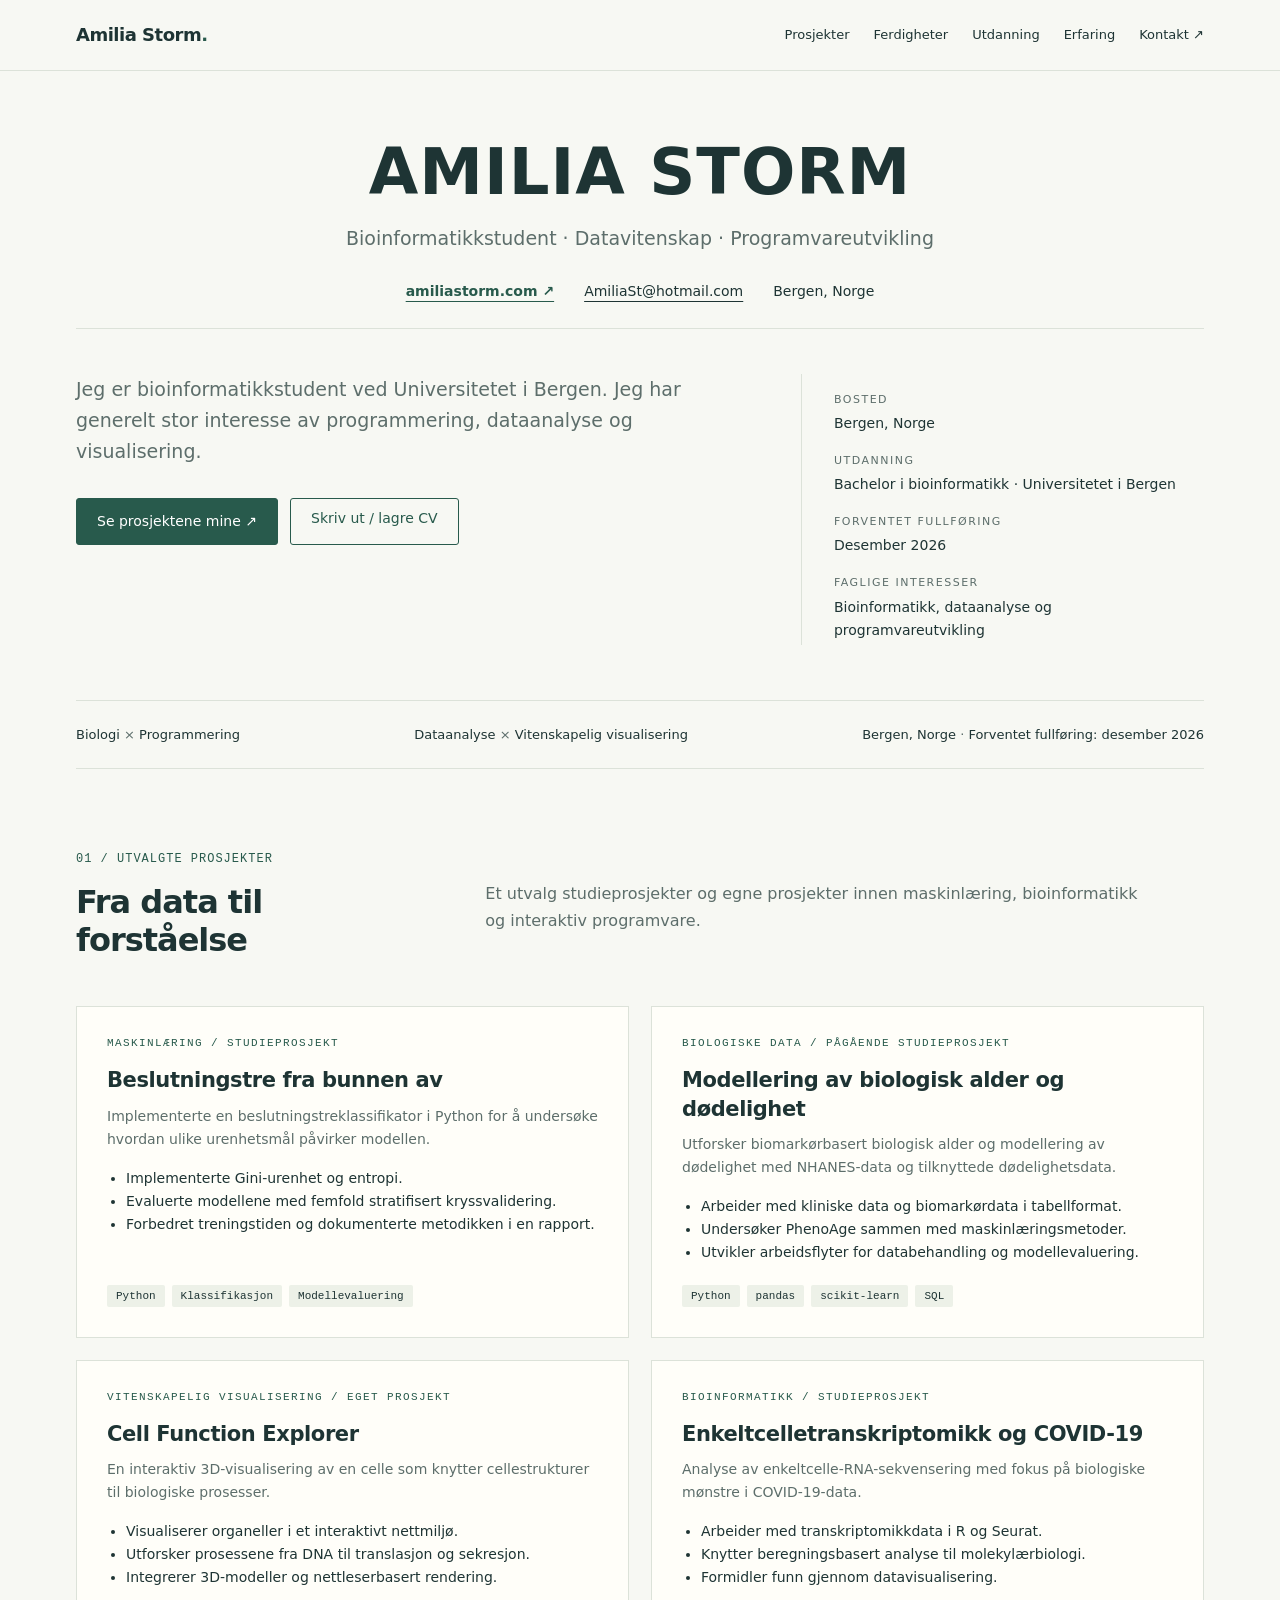
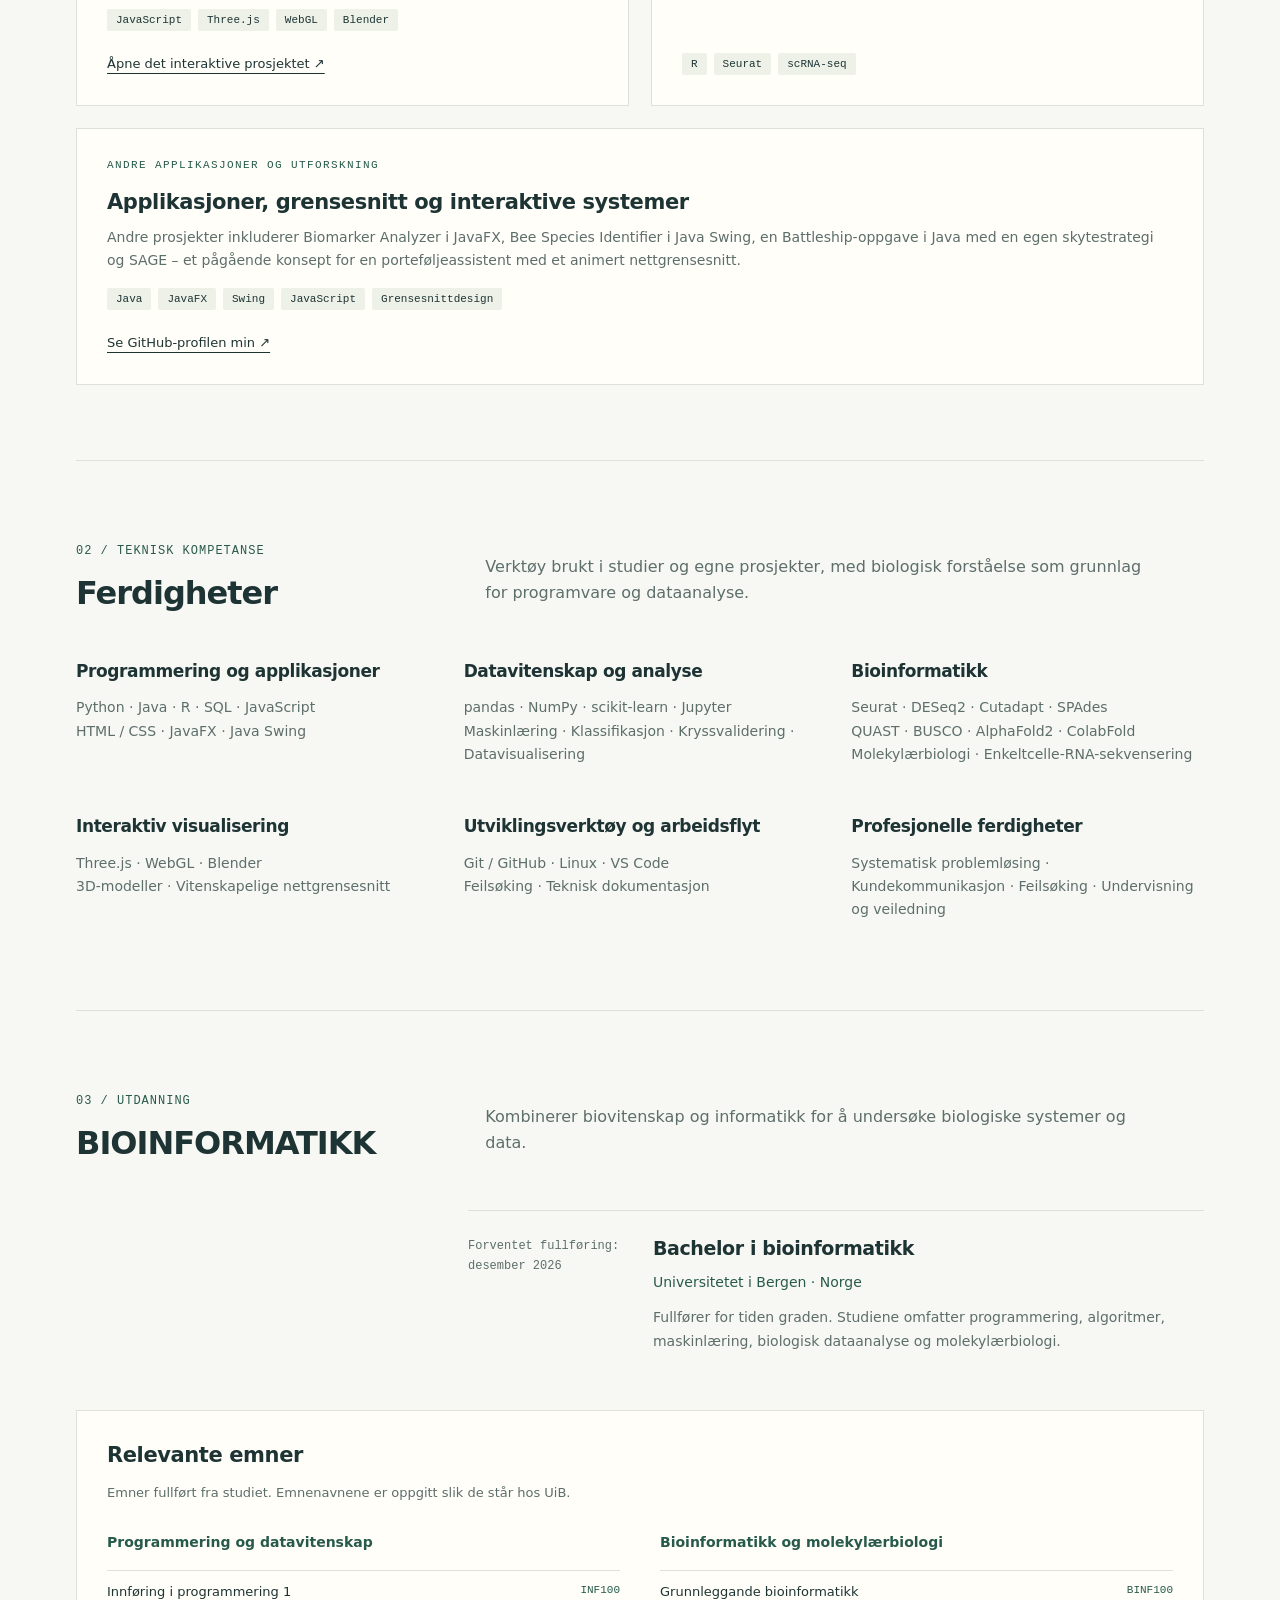
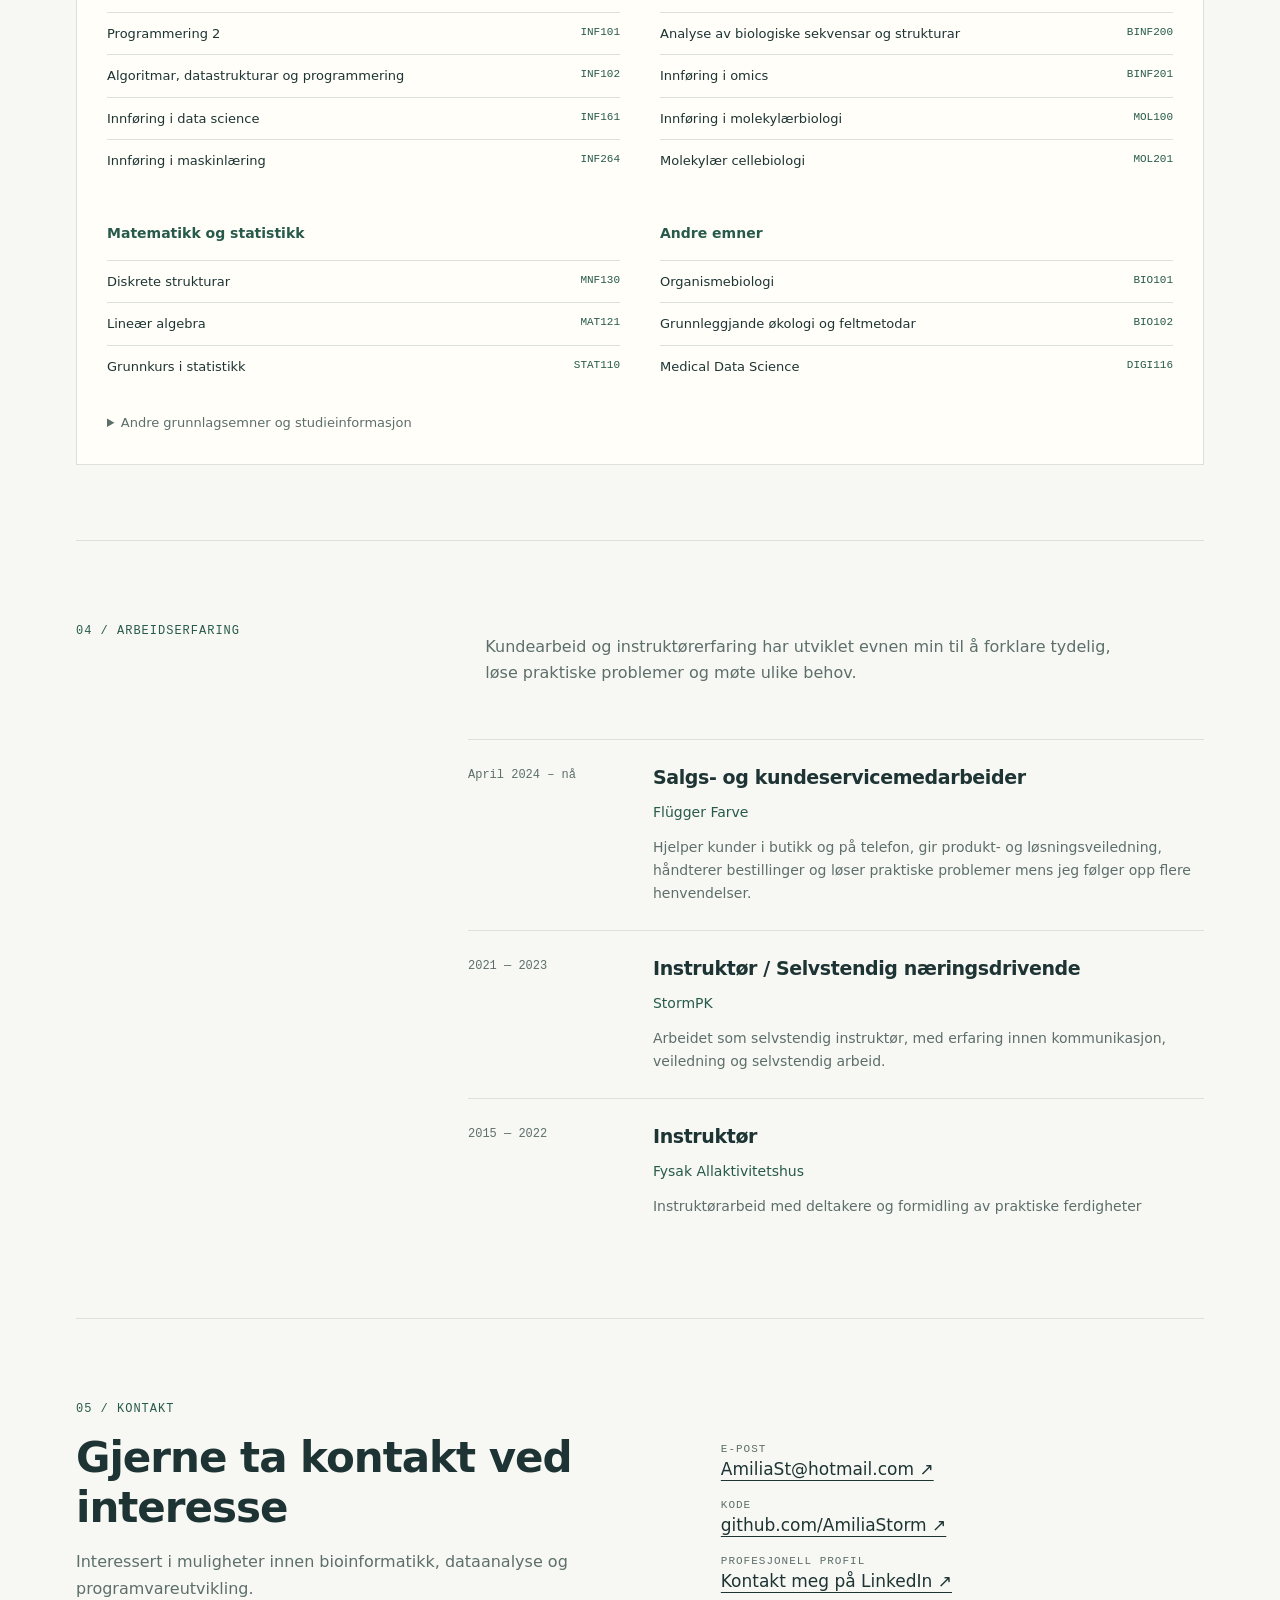
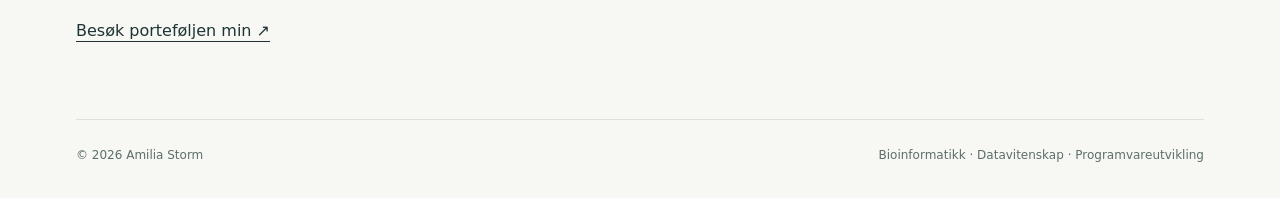
<file: cv/index.html>
<!doctype html>
<html lang="nb">
<head>
  <meta charset="utf-8">
  <meta name="viewport" content="width=device-width, initial-scale=1">
  <meta
    name="description"
    content="Amilia Storm – CV og prosjekter innen bioinformatikk, datavitenskap og programvareutvikling"
  >

  <title>Amilia Storm | Bioinformatikk og programvareutvikling</title>

  <style>
    /* 
       FARGER OG STIL
   */

    :root {
      --ink: #1e3434;
      --muted: #5d6e6b;
      --green: #285a4c;
      --paper: #f7f8f3;
      --line: #dce2d9;
    }

    * {
      box-sizing: border-box;
    }

    html {
      scroll-behavior: smooth;
      scroll-padding-top: 95px;
    }

    body {
      margin: 0;
      background: var(--paper);
      color: var(--ink);
      font: 16px / 1.65 system-ui, -apple-system,
        BlinkMacSystemFont, "Segoe UI", sans-serif;
    }

    a {
      color: inherit;
      text-underline-offset: 5px;
    }

    a:hover {
      color: var(--green);
    }

    a:focus-visible,
    button:focus-visible {
      outline: 3px solid #b18a37;
      outline-offset: 5px;
    }

    .container {
      max-width: 1200px;
      margin: auto;
      padding: 0 36px;
    }

    h1 {
      font-size: clamp(50px, 6vw, 80px);
      font-weight: 650;
      letter-spacing: -5px;
      line-height: 1.05;
      margin: 0 0 28px;
    }

    h2 {
      font-size: 32px;
      line-height: 1.2;
      letter-spacing: -1px;
      margin: 12px 0;
    }

    h3 {
      font-size: 21px;
      line-height: 1.35;
      letter-spacing: -0.4px;
      margin: 0 0 10px;
    }

    /* 
       NAVIGASJON
    */

    header {
      position: sticky;
      top: 0;
      background: #f7f8f3f5;
      border-bottom: 1px solid var(--line);
      z-index: 2;
    }

    .nav {
      max-width: 1200px;
      margin: auto;
      display: flex;
      align-items: center;
      justify-content: space-between;
      padding: 20px 36px;
      gap: 24px;
    }

    .brand {
      font-size: 18px;
      font-weight: 700;
      text-decoration: none;
      letter-spacing: -0.5px;
    }

    .brand span {
      color: var(--green);
    }

    nav {
      display: flex;
      gap: 24px;
      font-size: 13px;
    }

    nav a {
      text-decoration: none;
    }

    .skip {
      position: absolute;
      left: 15px;
      top: -60px;
    }

    .skip:focus {
      top: 15px;
      background: white;
      padding: 10px;
      z-index: 10;
    }

    /* ==================================================
       NAVN OG KONTAKTINFORMASJON
    ================================================== */

    .cv-heading {
      text-align: center;
      padding: 65px 0 25px;
    }

    .cv-heading h1 {
      font-size: clamp(36px, 5vw, 64px);
      font-weight: 800;
      letter-spacing: 1px;
      line-height: 1.15;
      margin: 0 0 14px;
    }

    .cv-subtitle {
      font-size: 19px;
      color: var(--muted);
      margin: 0 0 25px;
    }

    .cv-contact {
      display: flex;
      flex-wrap: wrap;
      justify-content: center;
      gap: 14px 30px;
      border-bottom: 1px solid var(--line);
      padding-bottom: 25px;
      font-size: 14px;
    }

    .portfolio-top {
      font-weight: 750;
      color: var(--green);
    }

    /* ==================================================
       INTRODUKSJON
    ================================================== */

    .hero {
      display: grid;
      grid-template-columns: 1.6fr 1fr;
      gap: 80px;
      padding: 20px 0 55px;
    }

    .intro {
      max-width: 620px;
      font-size: 19px;
      color: var(--muted);
      margin-top: 0;
    }

    .actions {
      display: flex;
      gap: 12px;
      flex-wrap: wrap;
      margin-top: 30px;
    }

    .button {
      display: inline-flex;
      padding: 11px 20px;
      border: 1px solid var(--green);
      border-radius: 3px;
      text-decoration: none;
      background: var(--green);
      color: white;
      font-size: 14px;
      font-family: inherit;
      cursor: pointer;
    }

    .button:hover {
      background: #183f34;
      color: white;
    }

    .button.secondary {
      background: transparent;
      color: var(--green);
    }

    .profile {
      align-self: center;
      border-left: 1px solid var(--line);
      padding: 0 0 0 32px;
    }

    .profile dl {
      margin: 0;
    }

    .profile dt {
      font-size: 11px;
      letter-spacing: 1.5px;
      text-transform: uppercase;
      color: var(--muted);
      margin-top: 17px;
    }

    .profile dd {
      margin: 3px 0;
      font-size: 14px;
    }

    .strip {
      border-top: 1px solid var(--line);
      border-bottom: 1px solid var(--line);
      padding: 23px 0;
      display: flex;
      gap: 35px;
      justify-content: space-between;
      font-size: 13px;
    }

    .strip span {
      color: var(--muted);
    }

    /* ==================================================
       FELLES STIL FOR SEKSJONER
    ================================================== */

    section {
      padding: 75px 0;
      border-bottom: 1px solid var(--line);
    }

    .section-head {
      display: grid;
      grid-template-columns: 1fr 2fr;
      gap: 50px;
      margin-bottom: 35px;
    }

    .section-num {
      font: 12px ui-monospace, monospace;
      color: var(--green);
      letter-spacing: 1px;
    }

    .section-head p {
      margin: 0;
      align-self: center;
      max-width: 660px;
      color: var(--muted);
    }

    /* ==================================================
       PROSJEKTER
    ================================================== */

    .projects {
      display: grid;
      grid-template-columns: 1fr 1fr;
      gap: 22px;
    }

    .project {
      border: 1px solid var(--line);
      padding: 30px;
      background: #fffef9;
      display: flex;
      flex-direction: column;
    }

    .project .category {
      font: 11px ui-monospace, monospace;
      text-transform: uppercase;
      letter-spacing: 1.4px;
      color: var(--green);
      margin-bottom: 17px;
    }

    .project p {
      font-size: 14px;
      color: var(--muted);
      margin: 0 0 16px;
    }

    .project ul {
      padding-left: 19px;
      font-size: 14px;
      margin: 0 0 20px;
    }

    .project a {
      font-size: 13px;
      margin-top: 22px;
      align-self: flex-start;
    }

    .tags {
      display: flex;
      flex-wrap: wrap;
      gap: 7px;
      margin-top: auto;
    }

    .tags span {
      font: 11px ui-monospace, monospace;
      padding: 5px 9px;
      background: #edf1e8;
      border-radius: 2px;
    }

    .wide {
      grid-column: 1 / -1;
    }

    /* ==================================================
       FERDIGHETER
    ================================================== */

    .skills {
      display: grid;
      grid-template-columns: repeat(3, 1fr);
      gap: 35px;
    }

    .skills h3 {
      font-size: 17px;
    }

    .skills p {
      color: var(--muted);
      font-size: 14px;
    }

    /* ==================================================
       UTDANNING OG ARBEIDSERFARING
    ================================================== */

    .timeline {
      margin-left: calc(33.333% + 16px);
    }

    .entry {
      display: grid;
      grid-template-columns: 160px 1fr;
      gap: 25px;
      padding: 25px 0;
      border-top: 1px solid var(--line);
    }

    .date {
      font: 12px / 1.7 ui-monospace, monospace;
      color: var(--muted);
    }

    .entry h3 {
      font-size: 19px;
    }

    .entry .org {
      color: var(--green);
      font-size: 14px;
      margin: 0 0 12px;
    }

    .entry p {
      font-size: 14px;
      color: var(--muted);
      margin: 0;
    }

    /* ==================================================
       EMNER OG EMNEKODER
    ================================================== */

    .coursework {
      margin-top: 32px;
      padding: 30px;
      border: 1px solid var(--line);
      background: #fffef9;
    }

    .coursework > h3 {
      font-size: 21px;
    }

    .course-note {
      font-size: 13px;
      color: var(--muted);
    }

    .course-grid {
      display: grid;
      grid-template-columns: 1fr 1fr;
      gap: 25px 40px;
    }

    .course-grid h4 {
      font-size: 14px;
      color: var(--green);
      margin: 15px 0;
    }

    .course-grid ul {
      list-style: none;
      padding: 0;
      margin: 0;
    }

    .course-grid li {
      border-top: 1px solid var(--line);
    }

    .course-grid a {
      display: flex;
      justify-content: space-between;
      gap: 15px;
      padding: 10px 0;
      text-decoration: none;
      font-size: 13px;
    }

    .course-grid code {
      font-size: 11px;
      color: var(--green);
      white-space: nowrap;
    }

    .coursework details {
      margin-top: 25px;
      font-size: 13px;
      color: var(--muted);
    }

    .coursework summary {
      cursor: pointer;
    }

    .coursework details p {
      margin: 10px 0;
    }

    /* ==================================================
       KONTAKT OG BUNNTEKST
    ================================================== */

    .contact {
      display: grid;
      grid-template-columns: 1.2fr 1fr;
      gap: 65px;
    }

    .contact h2 {
      font-size: 42px;
    }

    .contact p {
      color: var(--muted);
    }

    .contact-links {
      display: flex;
      flex-direction: column;
      justify-content: center;
      gap: 16px;
    }

    .contact-links a {
      font-size: 17px;
    }

    .contact-links small {
      font: 11px ui-monospace, monospace;
      display: block;
      color: var(--muted);
      text-transform: uppercase;
      letter-spacing: 1px;
    }

    footer {
      padding: 26px 0;
      color: var(--muted);
      font-size: 12px;
      display: flex;
      justify-content: space-between;
    }

    /* ==================================================
       MOBIL OG MINDRE SKJERMER
    ================================================== */

    @media (max-width: 800px) {
      .nav,
      .container {
        padding-left: 22px;
        padding-right: 22px;
      }

      .nav {
        flex-wrap: wrap;
        gap: 12px;
      }

      nav {
        gap: 15px;
        flex-wrap: wrap;
        font-size: 12px;
      }

      .cv-heading {
        padding-top: 40px;
      }

      .cv-subtitle {
        font-size: 15px;
      }

      .cv-contact {
        font-size: 13px;
        gap: 10px 18px;
      }

      .hero {
        grid-template-columns: 1fr;
        gap: 30px;
        padding: 15px 0 35px;
      }

      .profile {
        display: none;
      }

      .strip {
        flex-wrap: wrap;
        gap: 13px 25px;
      }

      .section-head {
        grid-template-columns: 1fr;
        gap: 15px;
      }

      .projects,
      .skills,
      .contact,
      .course-grid {
        grid-template-columns: 1fr;
      }

      .wide {
        grid-column: auto;
      }

      .timeline {
        margin-left: 0;
      }

      .entry {
        grid-template-columns: 1fr;
        gap: 10px;
      }

      section {
        padding: 50px 0;
      }

      .coursework {
        padding: 20px;
      }

      footer {
        gap: 15px;
        flex-wrap: wrap;
      }
    }

    /* ==================================================
       REDUSERT BEVEGELSE
    ================================================== */

    @media (prefers-reduced-motion: reduce) {
      html {
        scroll-behavior: auto;
      }
    }

    /* ==================================================
       UTSKRIFT OG LAGRING SOM PDF
    ================================================== */

    @media print {
      header,
      .actions,
      .strip,
      footer {
        display: none;
      }

      body {
        background: white;
        font-size: 11px;
      }

      .container {
        padding: 0;
      }

      .cv-heading {
        padding: 0 0 15px;
      }

      .cv-heading h1 {
        font-size: 32px;
      }

      .cv-subtitle {
        font-size: 13px;
        margin-bottom: 12px;
      }

      .cv-contact {
        font-size: 11px;
        padding-bottom: 12px;
      }

      .hero {
        padding: 0 0 15px;
        gap: 20px;
      }

      .intro {
        font-size: 13px;
      }

      .profile {
        display: block;
        padding-left: 15px;
      }

      section {
        padding: 22px 0;
      }

      .section-head {
        margin-bottom: 16px;
      }

      h2 {
        font-size: 23px;
      }

      .project {
        padding: 15px;
        break-inside: avoid;
      }

      .project p,
      .project ul,
      .entry p,
      .skills p {
        font-size: 11px;
      }

      .entry {
        padding: 12px 0;
        break-inside: avoid;
      }

      .contact h2 {
        font-size: 25px;
      }

      .contact-links a {
        font-size: 12px;
      }

      a {
        text-decoration: none;
      }

      .tags span {
        font-size: 9px;
      }

      .coursework {
        padding: 15px;
        break-inside: avoid;
      }

      .course-grid {
        gap: 10px 25px;
      }

      .course-grid a {
        font-size: 10px;
        padding: 5px 0;
      }

      .course-note {
        font-size: 10px;
      }

      .coursework details {
        display: none;
      }
    }
  </style>
</head>

<body>
  <a class="skip" href="#main">Hopp til innhold</a>

  <!-- ==================================================
       NAVIGASJON
  ================================================== -->

  <header>
    <div class="nav">
      <a class="brand" href="#main">
        Amilia Storm<span>.</span>
      </a>

      <nav aria-label="Hovedmeny">
        <a href="#projects">Prosjekter</a>
        <a href="#skills">Ferdigheter</a>
        <a href="#education">Utdanning</a>
        <a href="#experience">Erfaring</a>
        <a href="#contact">Kontakt ↗</a>
      </nav>
    </div>
  </header>

  <main id="main" class="container">

    <!-- ==================================================
         NAVN OG KONTAKTINFORMASJON
    ================================================== -->

    <div class="cv-heading">
      <h1>AMILIA STORM</h1>

      <p class="cv-subtitle">
        Bioinformatikkstudent · Datavitenskap · Programvareutvikling
      </p>

      <div class="cv-contact">
        <a
          class="portfolio-top"
          href="https://amiliastorm.com"
          target="_blank"
          rel="noopener noreferrer"
        >
          amiliastorm.com ↗
        </a>

        <a href="mailto:AmiliaSt@hotmail.com">
          AmiliaSt@hotmail.com
        </a>

        <span>Bergen, Norge</span>
      </div>
    </div>

    <!-- ==================================================
         INTRODUKSJON
    ================================================== -->

    <div class="hero">
      <div>
        <p class="intro">
          Jeg er bioinformatikkstudent ved Universitetet i Bergen.
          Jeg har generelt stor interesse av programmering, dataanalyse og visualisering.
          

        <div class="actions">
          <a class="button" href="#projects">
            Se prosjektene mine ↗
          </a>

          <button
            class="button secondary"
            onclick="window.print()"
          >
            Skriv ut / lagre CV
          </button>
        </div>
      </div>

      <aside class="profile" aria-label="Profiloversikt">
        <dl>
          <dt>Bosted</dt>
          <dd>Bergen, Norge</dd>

          <dt>Utdanning</dt>
          <dd>Bachelor i bioinformatikk · Universitetet i Bergen</dd>

          <dt>Forventet fullføring</dt>
          <dd>Desember 2026</dd>

          <dt>Faglige interesser</dt>
          <dd>Bioinformatikk, dataanalyse og programvareutvikling</dd>
        </dl>
      </aside>
    </div>

    <div class="strip">
      <div>Biologi <span>×</span> Programmering</div>
      <div>Dataanalyse <span>×</span> Vitenskapelig visualisering</div>
      <div>
        Bergen, Norge <span>·</span>
        Forventet fullføring: desember 2026
      </div>
    </div>

    <!-- ==================================================
         01 — PROSJEKTER
    ================================================== -->

    <section id="projects">
      <div class="section-head">
        <div>
          <span class="section-num">01 / UTVALGTE PROSJEKTER</span>
          <h2>Fra data til forståelse</h2>
        </div>

        <p>
          Et utvalg studieprosjekter og egne prosjekter innen
          maskinlæring, bioinformatikk og interaktiv programvare.
        </p>
      </div>

      <div class="projects">

        <!-- Beslutningstre -->

        <article class="project">
          <div class="category">Maskinlæring / Studieprosjekt</div>
          <h3>Beslutningstre fra bunnen av</h3>

          <p>
            Implementerte en beslutningstreklassifikator i Python
            for å undersøke hvordan ulike urenhetsmål påvirker modellen.
          </p>

          <ul>
            <li>Implementerte Gini-urenhet og entropi.</li>
            <li>
              Evaluerte modellene med femfold stratifisert
              kryssvalidering.
            </li>
            <li>
              Forbedret treningstiden og dokumenterte metodikken
              i en rapport.
            </li>
          </ul>

          <div class="tags">
            <span>Python</span>
            <span>Klassifikasjon</span>
            <span>Modellevaluering</span>
          </div>
        </article>

        <!-- Biologisk alder -->

        <article class="project">
          <div class="category">
            Biologiske data / Pågående studieprosjekt
          </div>

          <h3>Modellering av biologisk alder og dødelighet</h3>

          <p>
            Utforsker biomarkørbasert biologisk alder og modellering
            av dødelighet med NHANES-data og tilknyttede dødelighetsdata.
          </p>

          <ul>
            <li>
              Arbeider med kliniske data og biomarkørdata i tabellformat.
            </li>
            <li>
              Undersøker PhenoAge sammen med maskinlæringsmetoder.
            </li>
            <li>
              Utvikler arbeidsflyter for databehandling og modellevaluering.
            </li>
          </ul>

          <div class="tags">
            <span>Python</span>
            <span>pandas</span>
            <span>scikit-learn</span>
            <span>SQL</span>
          </div>
        </article>

        <!-- Cellevisualisering -->

        <article class="project">
          <div class="category">
            Vitenskapelig visualisering / Eget prosjekt
          </div>

          <h3>Cell Function Explorer</h3>

          <p>
            En interaktiv 3D-visualisering av en celle som knytter
            cellestrukturer til biologiske prosesser.
          </p>

          <ul>
            <li>Visualiserer organeller i et interaktivt nettmiljø.</li>
            <li>
              Utforsker prosessene fra DNA til translasjon og sekresjon.
            </li>
            <li>
              Integrerer 3D-modeller og nettleserbasert rendering.
            </li>
          </ul>

          <div class="tags">
            <span>JavaScript</span>
            <span>Three.js</span>
            <span>WebGL</span>
            <span>Blender</span>
          </div>

          <a
            href="https://amiliastorm.github.io/Cell-Visualization-Explorer/"
            target="_blank"
            rel="noopener noreferrer"
          >
            Åpne det interaktive prosjektet ↗
          </a>
        </article>

        <!-- COVID-19 -->

        <article class="project">
          <div class="category">Bioinformatikk / Studieprosjekt</div>
          <h3>Enkeltcelletranskriptomikk og COVID-19</h3>

          <p>
            Analyse av enkeltcelle-RNA-sekvensering med fokus på
            biologiske mønstre i COVID-19-data.
          </p>

          <ul>
            <li>Arbeider med transkriptomikkdata i R og Seurat.</li>
            <li>Knytter beregningsbasert analyse til molekylærbiologi.</li>
            <li>Formidler funn gjennom datavisualisering.</li>
          </ul>

          <div class="tags">
            <span>R</span>
            <span>Seurat</span>
            <span>scRNA-seq</span>
          </div>
        </article>

        <!-- Andre prosjekter -->

        <article class="project wide">
          <div class="category">Andre applikasjoner og utforskning</div>
          <h3>Applikasjoner, grensesnitt og interaktive systemer</h3>

          <p>
            Andre prosjekter inkluderer Biomarker Analyzer i JavaFX,
            Bee Species Identifier i Java Swing, en Battleship-oppgave
            i Java med en egen skytestrategi og SAGE – et pågående
            konsept for en porteføljeassistent med et animert nettgrensesnitt.
          </p>

          <div class="tags">
            <span>Java</span>
            <span>JavaFX</span>
            <span>Swing</span>
            <span>JavaScript</span>
            <span>Grensesnittdesign</span>
          </div>

          <a
            href="https://github.com/AmiliaStorm"
            target="_blank"
            rel="noopener noreferrer"
          >
            Se GitHub-profilen min ↗
          </a>
        </article>

      </div>
    </section>

    <!-- ==================================================
         02 — FERDIGHETER
    ================================================== -->

    <section id="skills">
      <div class="section-head">
        <div>
          <span class="section-num">02 / TEKNISK KOMPETANSE</span>
          <h2>Ferdigheter</h2>
        </div>

        <p>
          Verktøy brukt i studier og egne prosjekter, med biologisk
          forståelse som grunnlag for programvare og dataanalyse.
        </p>
      </div>

      <div class="skills">
        <div>
          <h3>Programmering og applikasjoner</h3>
          <p>
            Python · Java · R · SQL · JavaScript<br>
            HTML / CSS · JavaFX · Java Swing
          </p>
        </div>

        <div>
          <h3>Datavitenskap og analyse</h3>
          <p>
            pandas · NumPy · scikit-learn · Jupyter<br>
            Maskinlæring · Klassifikasjon · Kryssvalidering · Datavisualisering
          </p>
        </div>

        <div>
          <h3>Bioinformatikk</h3>
          <p>
            Seurat · DESeq2 · Cutadapt · SPAdes<br>
            QUAST · BUSCO · AlphaFold2 · ColabFold<br>
            Molekylærbiologi · Enkeltcelle-RNA-sekvensering
          </p>
        </div>

        <div>
          <h3>Interaktiv visualisering</h3>
          <p>
            Three.js · WebGL · Blender<br>
            3D-modeller · Vitenskapelige nettgrensesnitt
          </p>
        </div>

        <div>
          <h3>Utviklingsverktøy og arbeidsflyt</h3>
          <p>
            Git / GitHub · Linux · VS Code<br>
            Feilsøking · Teknisk dokumentasjon
          </p>
        </div>

        <div>
          <h3>Profesjonelle ferdigheter</h3>
          <p>
            Systematisk problemløsing · Kundekommunikasjon ·
            Feilsøking · Undervisning og veiledning
          </p>
        </div>
      </div>
    </section>

    <!-- ==================================================
         03 — UTDANNING
    ================================================== -->

    <section id="education">
      <div class="section-head">
        <div>
          <span class="section-num">03 / UTDANNING</span>
          <h2>BIOINFORMATIKK</h2>
        </div>

        <p>
          Kombinerer biovitenskap og informatikk for å undersøke
          biologiske systemer og data.
        </p>
      </div>

      <div class="timeline">
        <article class="entry">
          <div class="date">
            Forventet fullføring: desember 2026
          </div>

          <div>
            <h3>Bachelor i bioinformatikk</h3>
            <p class="org">Universitetet i Bergen · Norge</p>

            <p>
              Fullfører for tiden graden. Studiene omfatter
              programmering, algoritmer, maskinlæring, biologisk
              dataanalyse og molekylærbiologi.
            </p>
          </div>
        </article>
      </div>

      <!-- Relevante emner -->

      <div class="coursework">
        <h3>Relevante emner</h3>

        <p class="course-note">
          Emner fullført fra studiet.
          Emnenavnene er oppgitt slik de står hos UiB.
        </p>

        <div class="course-grid">

          <!-- Programmering -->

          <div>
            <h4>Programmering og datavitenskap</h4>

            <ul>
              <li>
                <a
                  href="https://www4.uib.no/studier/emner/inf100"
                  target="_blank"
                  rel="noopener noreferrer"
                >
                  <span>Innføring i programmering 1</span>
                  <code>INF100</code>
                </a>
              </li>

              <li>
                <a
                  href="https://www4.uib.no/studier/emner/inf101"
                  target="_blank"
                  rel="noopener noreferrer"
                >
                  <span>Programmering 2</span>
                  <code>INF101</code>
                </a>
              </li>

              <li>
                <a
                  href="https://www4.uib.no/studier/emner/inf102"
                  target="_blank"
                  rel="noopener noreferrer"
                >
                  <span>Algoritmar, datastrukturar og programmering</span>
                  <code>INF102</code>
                </a>
              </li>

              <li>
                <a
                  href="https://www4.uib.no/studier/emner/inf161"
                  target="_blank"
                  rel="noopener noreferrer"
                >
                  <span>Innføring i data science</span>
                  <code>INF161</code>
                </a>
              </li>

              <li>
                <a
                  href="https://www4.uib.no/studier/emner/inf264"
                  target="_blank"
                  rel="noopener noreferrer"
                >
                  <span>Innføring i maskinlæring</span>
                  <code>INF264</code>
                </a>
              </li>
            </ul>
          </div>

          <!-- Bioinformatikk -->

          <div>
            <h4>Bioinformatikk og molekylærbiologi</h4>

            <ul>
              <li>
                <a
                  href="https://www4.uib.no/studier/emner/binf100"
                  target="_blank"
                  rel="noopener noreferrer"
                >
                  <span>Grunnleggande bioinformatikk</span>
                  <code>BINF100</code>
                </a>
              </li>

              <li>
                <a
                  href="https://www4.uib.no/studier/emner/binf200"
                  target="_blank"
                  rel="noopener noreferrer"
                >
                  <span>Analyse av biologiske sekvensar og strukturar</span>
                  <code>BINF200</code>
                </a>
              </li>

              <li>
                <a
                  href="https://www4.uib.no/studier/emner/binf201"
                  target="_blank"
                  rel="noopener noreferrer"
                >
                  <span>Innføring i omics</span>
                  <code>BINF201</code>
                </a>
              </li>

              <li>
                <a
                  href="https://www4.uib.no/studier/emner/mol100"
                  target="_blank"
                  rel="noopener noreferrer"
                >
                  <span>Innføring i molekylærbiologi</span>
                  <code>MOL100</code>
                </a>
              </li>

              <li>
                <a
                  href="https://www4.uib.no/studier/emner/mol201"
                  target="_blank"
                  rel="noopener noreferrer"
                >
                  <span>Molekylær cellebiologi</span>
                  <code>MOL201</code>
                </a>
              </li>
            </ul>
          </div>

          <!-- Matematikk -->

          <div>
            <h4>Matematikk og statistikk</h4>

            <ul>
              <li>
                <a
                  href="https://www4.uib.no/studier/emner/mnf130"
                  target="_blank"
                  rel="noopener noreferrer"
                >
                  <span>Diskrete strukturar</span>
                  <code>MNF130</code>
                </a>
              </li>

              <li>
                <a
                  href="https://www4.uib.no/studier/emner/mat121"
                  target="_blank"
                  rel="noopener noreferrer"
                >
                  <span>Lineær algebra</span>
                  <code>MAT121</code>
                </a>
              </li>

              <li>
                <a
                  href="https://www4.uib.no/studier/emner/stat110"
                  target="_blank"
                  rel="noopener noreferrer"
                >
                  <span>Grunnkurs i statistikk</span>
                  <code>STAT110</code>
                </a>
              </li>
            </ul>
          </div>

          <!-- Andre emner -->

          <div>
            <h4>Andre emner</h4>

            <ul>
              <li>
                <a
                  href="https://www4.uib.no/studier/emner/bio101"
                  target="_blank"
                  rel="noopener noreferrer"
                >
                  <span>Organismebiologi</span>
                  <code>BIO101</code>
                </a>
              </li>

              <li>
                <a
                  href="https://www4.uib.no/studier/emner/bio102"
                  target="_blank"
                  rel="noopener noreferrer"
                >
                  <span>Grunnleggjande økologi og feltmetodar</span>
                  <code>BIO102</code>
                </a>
              </li>

              <li>
                <a
                  href="https://www4.uib.no/studier/emner/digi116"
                  target="_blank"
                  rel="noopener noreferrer"
                >
                  <span>Medical Data Science</span>
                  <code>DIGI116</code>
                </a>
              </li>
            </ul>
          </div>
        </div>

        <details>
          <summary>Andre grunnlagsemner og studieinformasjon</summary>

          <p>Examen philosophicum inngår også i studieplanen.</p>

          <a
            href="https://www4.uib.no/program/informatikk-bioinformatikk-bachelor"
            target="_blank"
            rel="noopener noreferrer"
          >
            Studieprogram og studieplan hos UiB ↗
          </a>
        </details>
      </div>
    </section>

    <!-- ==================================================
         04 — ARBEIDSERFARING
    ================================================== -->

    <section id="experience">
      <div class="section-head">
        <div>
          <span class="section-num">04 / ARBEIDSERFARING</span>

          <h2>
          <br>
            
          </h2>
        </div>

        <p>
          Kundearbeid og instruktørerfaring har utviklet evnen min
          til å forklare tydelig, løse praktiske problemer og møte
          ulike behov.
        </p>
      </div>

      <div class="timeline">

        <!-- Flügger -->

        <article class="entry">
          <div class="date">April 2024 – nå</div>

          <div>
            <h3>Salgs- og kundeservicemedarbeider</h3>
            <p class="org">Flügger Farve</p>

            <p>
              Hjelper kunder i butikk og på telefon, gir produkt-
              og løsningsveiledning, håndterer bestillinger og
              løser praktiske problemer mens jeg følger opp
              flere henvendelser.
            </p>
          </div>
        </article>

        <!-- StormPK -->

        <article class="entry">
          <div class="date">2021 — 2023</div>

          <div>
            <h3>Instruktør / Selvstendig næringsdrivende</h3>
            <p class="org">StormPK</p>

            <p>
              Arbeidet som selvstendig instruktør, med erfaring
              innen kommunikasjon, veiledning og selvstendig arbeid.
            </p>
          </div>
        </article>

        <!-- Fysak -->

        <article class="entry">
          <div class="date">2015 — 2022</div>

          <div>
            <h3>Instruktør</h3>
            <p class="org">Fysak Allaktivitetshus</p>

            <p>
              Instruktørarbeid med deltakere og formidling av
              praktiske ferdigheter
            </p>
          </div>
        </article>

      </div>
    </section>

    <!-- ==================================================
         05 — KONTAKT
    ================================================== -->

    <section id="contact" class="contact">
      <div>
        <span class="section-num">05 / KONTAKT</span>

        <h2>
          Gjerne ta kontakt ved interesse
        </h2>

        <p>
          Interessert i muligheter innen bioinformatikk,
          dataanalyse og programvareutvikling.
        </p>

        <a
          href="https://amiliastorm.com"
          target="_blank"
          rel="noopener noreferrer"
        >
          Besøk porteføljen min ↗
        </a>
      </div>

      <div class="contact-links">
        <div>
          <small>E-post</small>

          <a href="mailto:AmiliaSt@hotmail.com">
            AmiliaSt@hotmail.com ↗
          </a>
        </div>

        <div>
          <small>Kode</small>

          <a
            href="https://github.com/AmiliaStorm"
            target="_blank"
            rel="noopener noreferrer"
          >
            github.com/AmiliaStorm ↗
          </a>
        </div>

        <div>
          <small>Profesjonell profil</small>

          <a
            href="https://www.linkedin.com/in/amilia-storm-a14750219/"
            target="_blank"
            rel="noopener noreferrer"
          >
            Kontakt meg på LinkedIn ↗
          </a>
        </div>
      </div>
    </section>

    <!-- ==================================================
         BUNNTEKST
    ================================================== -->

    <footer>
      <span>© 2026 Amilia Storm</span>

      <span>
        Bioinformatikk · Datavitenskap · Programvareutvikling
      </span>
    </footer>

  </main>
</body>
</html>
</file>
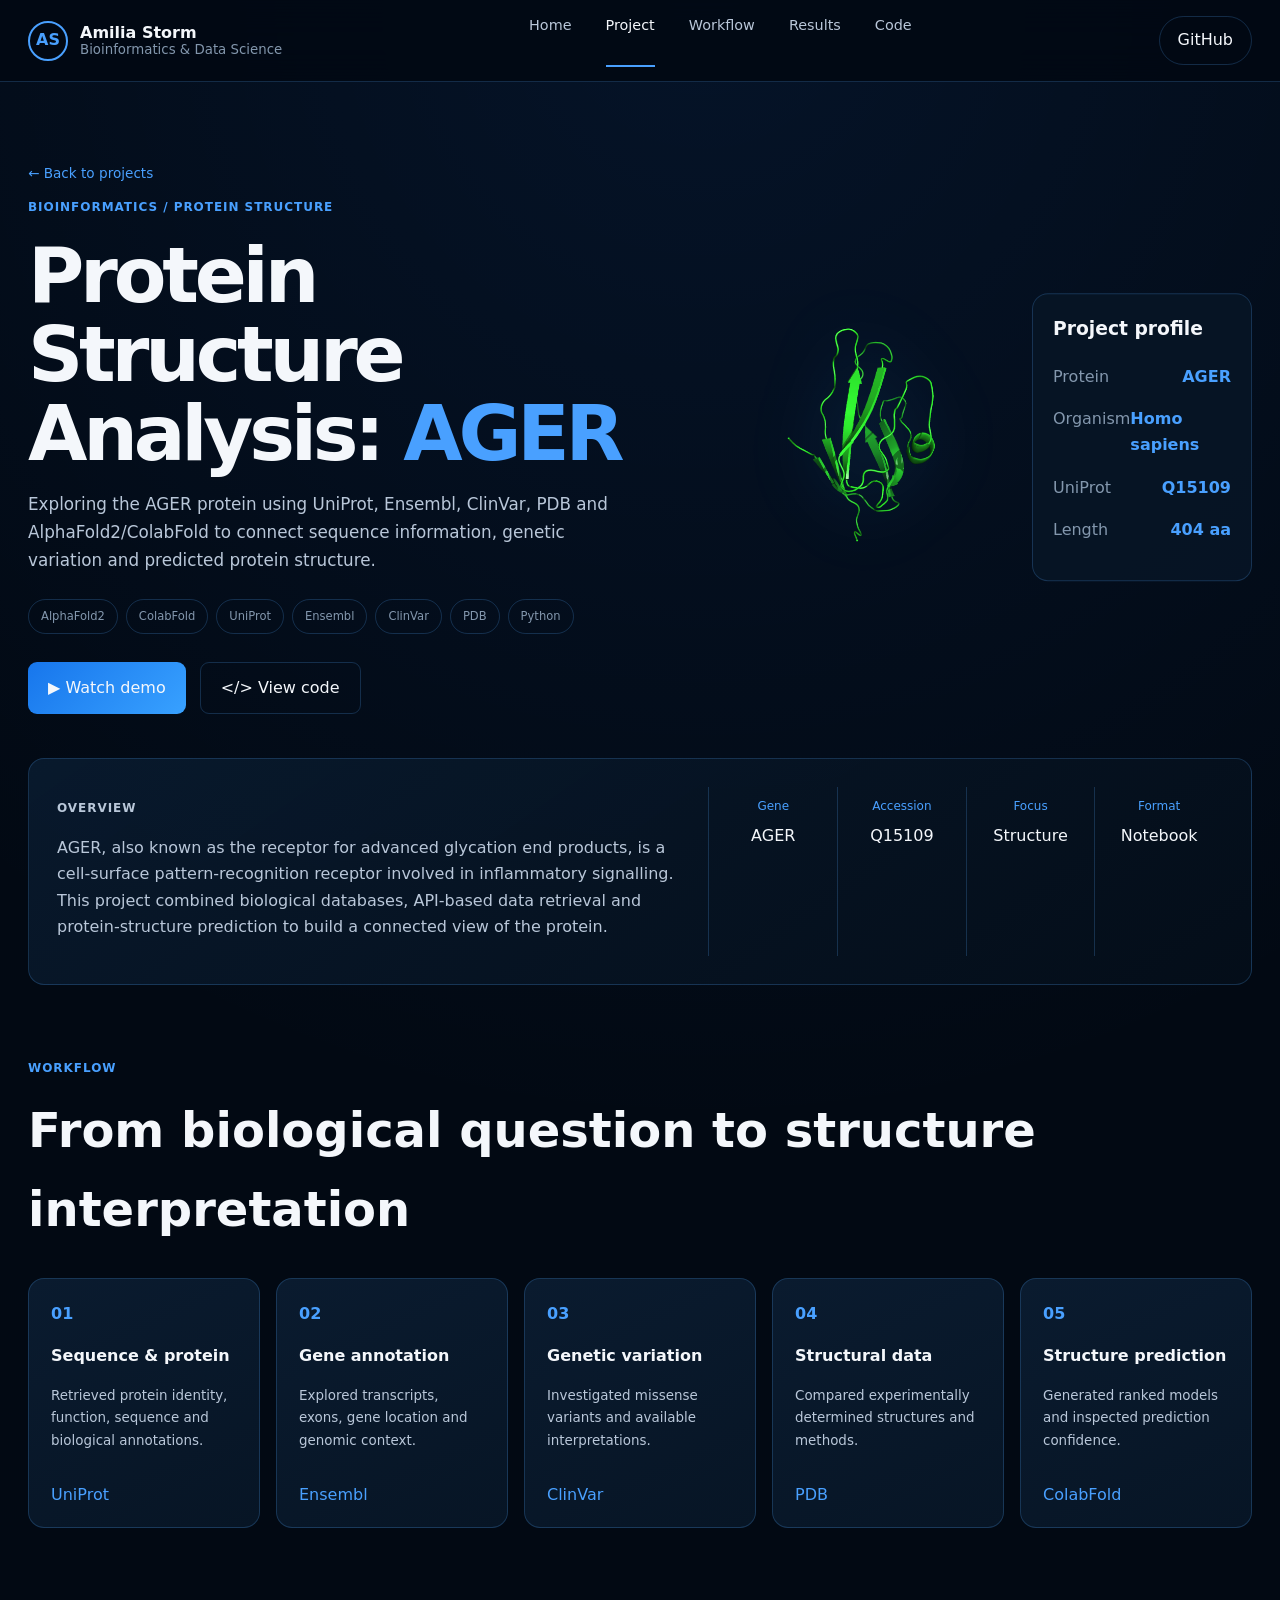
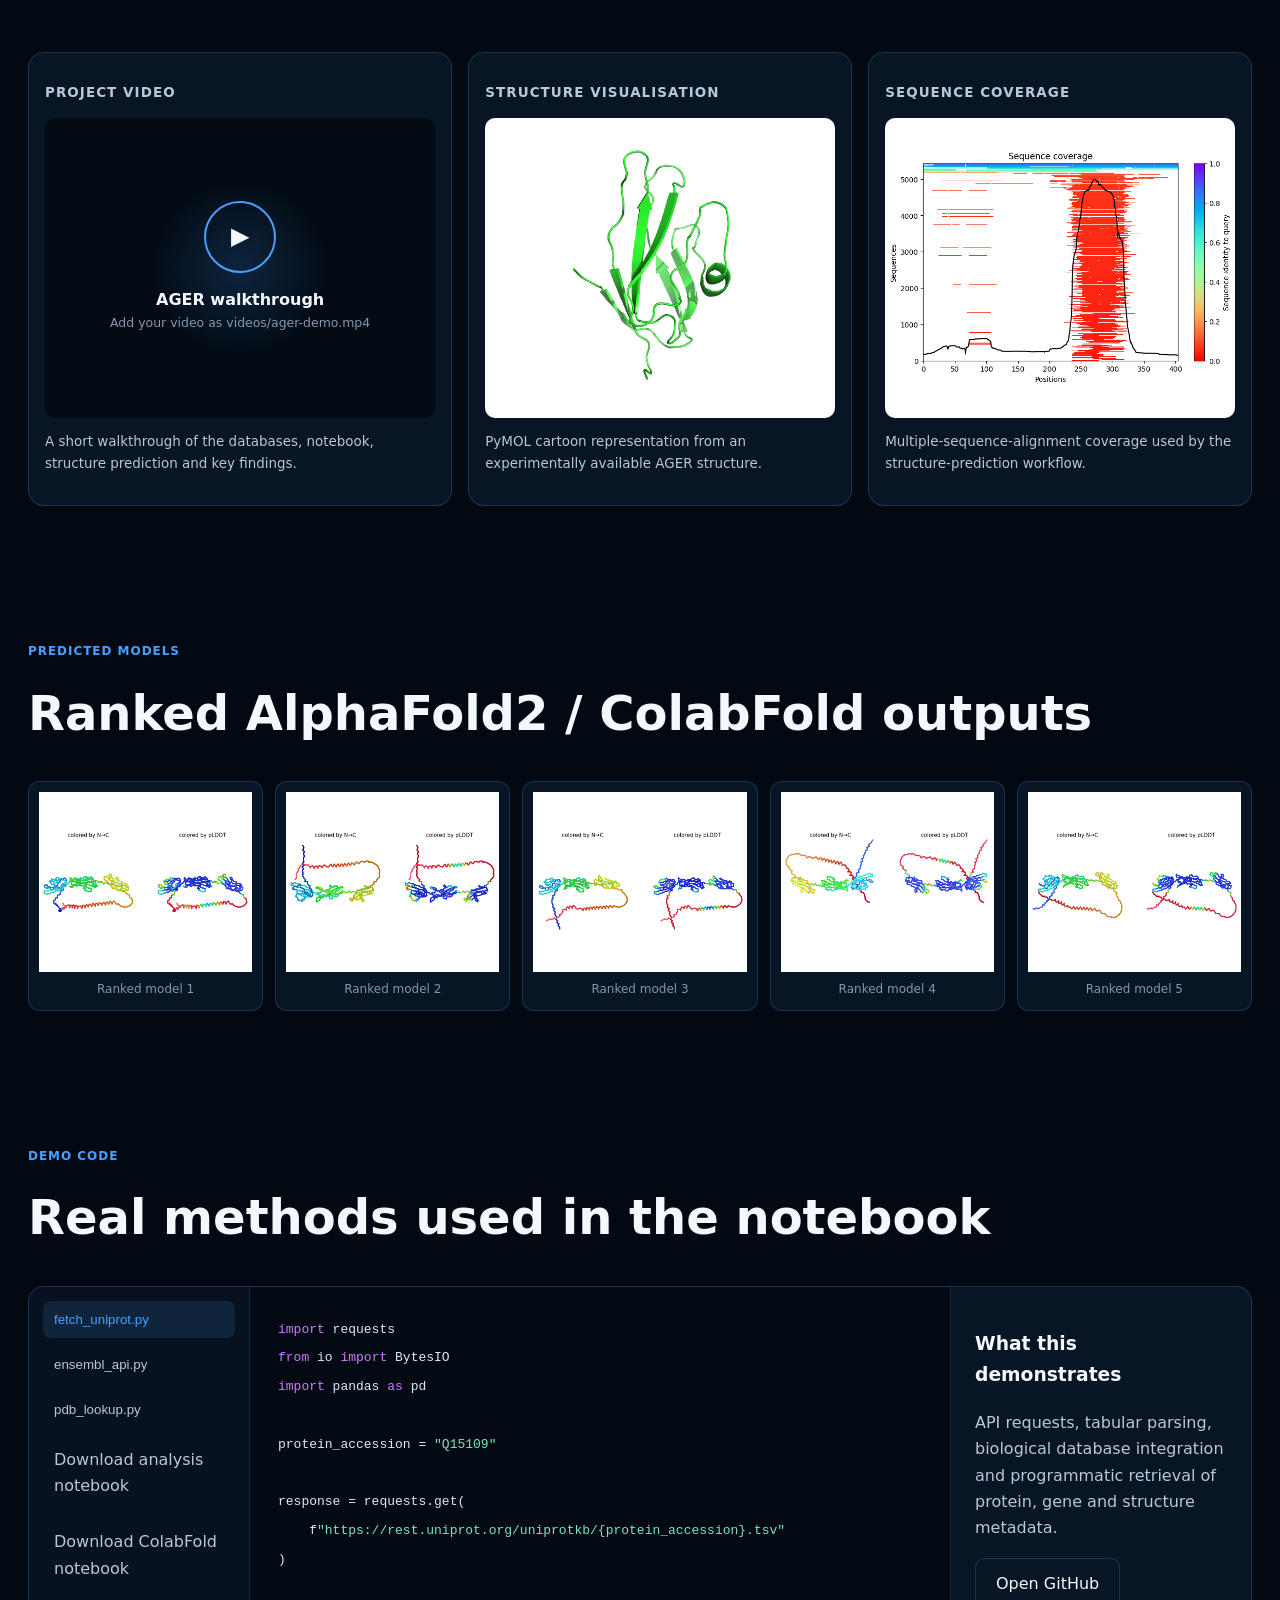
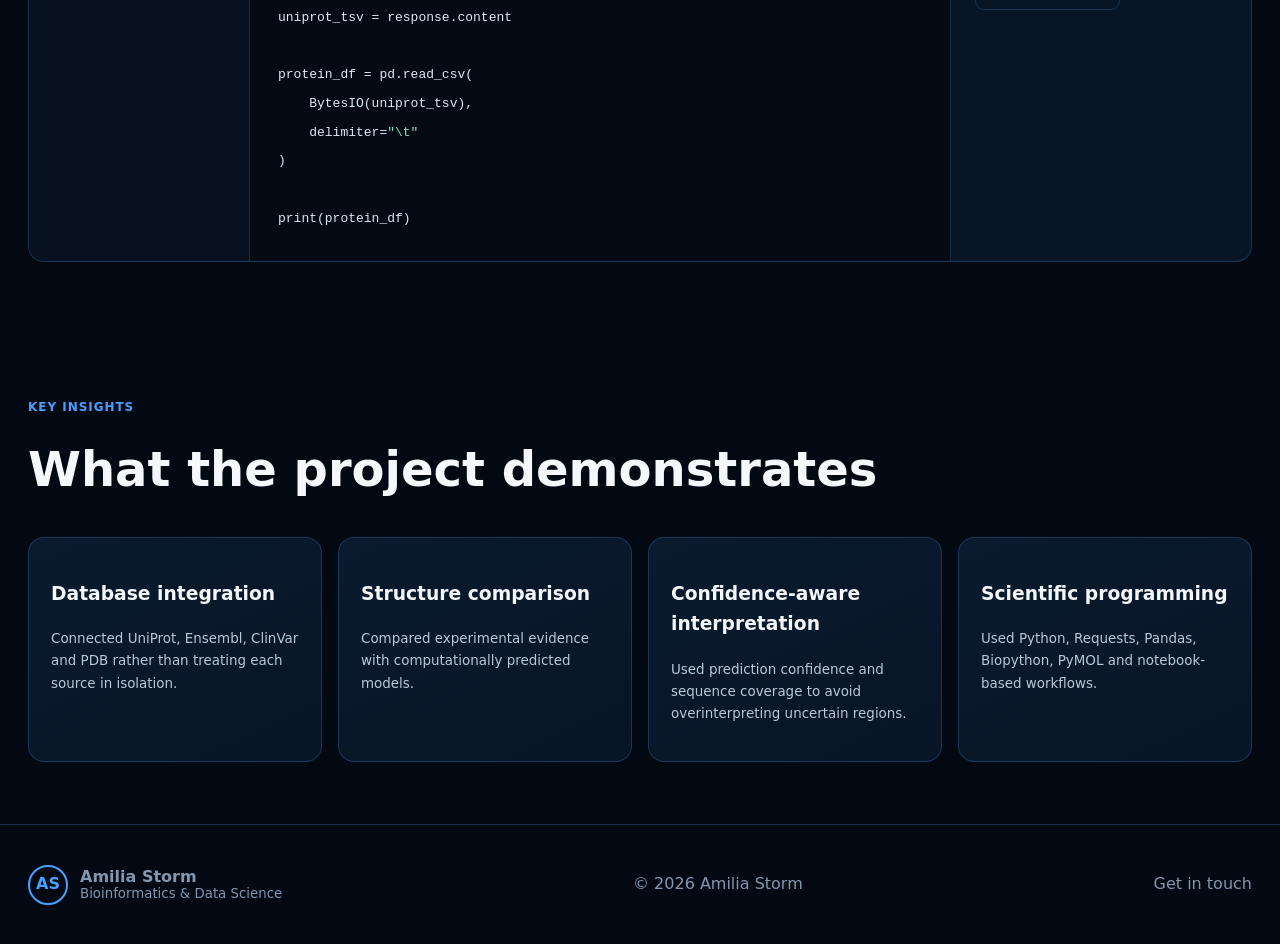
<file: ager.html>
<!DOCTYPE html>
<html lang="en">
<head>
  <meta charset="UTF-8" />

  <meta
    name="viewport"
    content="width=device-width, initial-scale=1.0"
  />

  <meta
    name="description"
    content="AGER protein structure analysis case study by Amilia Storm."
  />

  <title>AGER Protein Structure Analysis | Amilia Storm</title>

  <link rel="stylesheet" href="./ager.css?v=2" />
</head>

<body>
  <!-- Navigation -->

  <header class="topbar" id="top">
    <a class="brand" href="./index.html">
      <span>AS</span>

      <div>
        <strong>Amilia Storm</strong>
        <small>Bioinformatics & Data Science</small>
      </div>
    </a>

    <nav>
      <a href="./index.html">Home</a>
      <a class="active" href="#top">Project</a>
      <a href="#workflow">Workflow</a>
      <a href="#media">Results</a>
      <a href="#code">Code</a>
    </nav>

    <a
      class="github"
      href="https://github.com/AmiliaStorm"
      target="_blank"
      rel="noreferrer"
    >
      GitHub
    </a>
  </header>

  <main>
    <!-- Hero -->

    <section class="hero shell">
      <div class="hero-copy">
        <a class="back" href="./index.html#projects">
          ← Back to projects
        </a>

        <p class="kicker">
          Bioinformatics / Protein Structure
        </p>

        <h1>
          Protein Structure
          <br />
          Analysis:
          <span>AGER</span>
        </h1>

        <p class="lead">
          Exploring the AGER protein using UniProt, Ensembl, ClinVar,
          PDB and AlphaFold2/ColabFold to connect sequence information,
          genetic variation and predicted protein structure.
        </p>

        <div class="chips">
          <span>AlphaFold2</span>
          <span>ColabFold</span>
          <span>UniProt</span>
          <span>Ensembl</span>
          <span>ClinVar</span>
          <span>PDB</span>
          <span>Python</span>
        </div>

        <div class="actions">
          <a class="btn primary" href="#video">
            ▶ Watch demo
          </a>

          <a class="btn" href="#code">
            &lt;/&gt; View code
          </a>
        </div>
      </div>

      <div class="hero-visual">
        <img
          src="./images/ager-pymol-cartoon.png"
          alt="AGER protein structure rendered in PyMOL"
        />

        <div class="metric-panel">
          <h3>Project profile</h3>

          <p>
            <span>Protein</span>
            <strong>AGER</strong>
          </p>

          <p>
            <span>Organism</span>
            <strong>Homo sapiens</strong>
          </p>

          <p>
            <span>UniProt</span>
            <strong>Q15109</strong>
          </p>

          <p>
            <span>Length</span>
            <strong>404 aa</strong>
          </p>
        </div>
      </div>
    </section>

    <!-- Overview -->

    <section class="overview shell card">
      <div>
        <p class="kicker">Overview</p>

        <p>
          AGER, also known as the receptor for advanced glycation end
          products, is a cell-surface pattern-recognition receptor involved
          in inflammatory signalling. This project combined biological
          databases, API-based data retrieval and protein-structure
          prediction to build a connected view of the protein.
        </p>
      </div>

      <dl>
        <div>
          <dt>Gene</dt>
          <dd>AGER</dd>
        </div>

        <div>
          <dt>Accession</dt>
          <dd>Q15109</dd>
        </div>

        <div>
          <dt>Focus</dt>
          <dd>Structure</dd>
        </div>

        <div>
          <dt>Format</dt>
          <dd>Notebook</dd>
        </div>
      </dl>
    </section>

    <!-- Workflow -->

    <section class="shell section" id="workflow">
      <div class="heading">
        <p class="kicker">Workflow</p>

        <h2>
          From biological question to structure interpretation
        </h2>
      </div>

      <div class="workflow">
        <article>
          <b>01</b>

          <h3>Sequence & protein</h3>

          <p>
            Retrieved protein identity, function, sequence and biological
            annotations.
          </p>

          <a
            href="https://www.uniprot.org"
            target="_blank"
            rel="noreferrer"
          >
            UniProt
          </a>
        </article>

        <article>
          <b>02</b>

          <h3>Gene annotation</h3>

          <p>
            Explored transcripts, exons, gene location and genomic context.
          </p>

          <a
            href="https://www.ensembl.org"
            target="_blank"
            rel="noreferrer"
          >
            Ensembl
          </a>
        </article>

        <article>
          <b>03</b>

          <h3>Genetic variation</h3>

          <p>
            Investigated missense variants and available interpretations.
          </p>

          <a
            href="https://www.ncbi.nlm.nih.gov/clinvar/"
            target="_blank"
            rel="noreferrer"
          >
            ClinVar
          </a>
        </article>

        <article>
          <b>04</b>

          <h3>Structural data</h3>

          <p>
            Compared experimentally determined structures and methods.
          </p>

          <a
            href="https://www.rcsb.org"
            target="_blank"
            rel="noreferrer"
          >
            PDB
          </a>
        </article>

        <article>
          <b>05</b>

          <h3>Structure prediction</h3>

          <p>
            Generated ranked models and inspected prediction confidence.
          </p>

          <a
            href="https://colabfold.com"
            target="_blank"
            rel="noreferrer"
          >
            ColabFold
          </a>
        </article>
      </div>
    </section>

    <!-- Video and results -->

    <section class="shell section media-grid" id="media">
      <article class="media-card" id="video">
        <p class="kicker">Project video</p>

        <!-- Replace this placeholder with the video code below later. -->

        <div class="video-placeholder">
          <div class="play">▶</div>

          <strong>AGER walkthrough</strong>

          <span>
            Add your video as videos/ager-demo.mp4
          </span>
        </div>

        <!--
        <video
          class="project-video"
          controls
          poster="./images/ager-pymol-cartoon.png"
        >
          <source
            src="./videos/ager-demo.mp4"
            type="video/mp4"
          />

          Your browser does not support video.
        </video>
        -->

        <p>
          A short walkthrough of the databases, notebook, structure
          prediction and key findings.
        </p>
      </article>

      <article class="media-card">
        <p class="kicker">Structure visualisation</p>

        <img
          src="./images/ager-pymol-cartoon.png"
          alt="AGER protein cartoon representation"
        />

        <p>
          PyMOL cartoon representation from an experimentally available
          AGER structure.
        </p>
      </article>

      <article class="media-card">
        <p class="kicker">Sequence coverage</p>

        <img
          src="./images/sequence-coverage.png"
          alt="ColabFold sequence coverage plot"
        />

        <p>
          Multiple-sequence-alignment coverage used by the
          structure-prediction workflow.
        </p>
      </article>
    </section>

    <!-- Ranked models -->

    <section class="shell section">
      <div class="heading">
        <p class="kicker">Predicted models</p>

        <h2>
          Ranked AlphaFold2 / ColabFold outputs
        </h2>
      </div>

      <div class="gallery">
        <figure>
          <img
            src="./images/model-1.png"
            alt="Ranked AGER model 1"
          />

          <figcaption>Ranked model 1</figcaption>
        </figure>

        <figure>
          <img
            src="./images/model-2.png"
            alt="Ranked AGER model 2"
          />

          <figcaption>Ranked model 2</figcaption>
        </figure>

        <figure>
          <img
            src="./images/model-3.png"
            alt="Ranked AGER model 3"
          />

          <figcaption>Ranked model 3</figcaption>
        </figure>

        <figure>
          <img
            src="./images/model-4.png"
            alt="Ranked AGER model 4"
          />

          <figcaption>Ranked model 4</figcaption>
        </figure>

        <figure>
          <img
            src="./images/model-5.png"
            alt="Ranked AGER model 5"
          />

          <figcaption>Ranked model 5</figcaption>
        </figure>
      </div>
    </section>

    <!-- Code demo -->

    <section class="shell section code-section" id="code">
      <div class="heading">
        <p class="kicker">Demo code</p>

        <h2>
          Real methods used in the notebook
        </h2>
      </div>

      <div class="code-layout">
        <div class="tabs">
          <button
            class="tab active"
            type="button"
            data-tab="uniprot"
          >
            fetch_uniprot.py
          </button>

          <button
            class="tab"
            type="button"
            data-tab="ensembl"
          >
            ensembl_api.py
          </button>

          <button
            class="tab"
            type="button"
            data-tab="pdb"
          >
            pdb_lookup.py
          </button>

          <a
            href="./notebooks/AGER-analysis.ipynb"
            download
          >
            Download analysis notebook
          </a>

          <a
            href="./notebooks/AGER-ColabFold.ipynb"
            download
          >
            Download ColabFold notebook
          </a>
        </div>

        <div class="editor">
          <pre
            id="uniprot"
            class="snippet active"
          ><code><span>import</span> requests
<span>from</span> io <span>import</span> BytesIO
<span>import</span> pandas <span>as</span> pd

protein_accession = <em>"Q15109"</em>

response = requests.get(
    f<em>"https://rest.uniprot.org/uniprotkb/{protein_accession}.tsv"</em>
)

uniprot_tsv = response.content

protein_df = pd.read_csv(
    BytesIO(uniprot_tsv),
    delimiter=<em>"\t"</em>
)

print(protein_df)</code></pre>

          <pre
            id="ensembl"
            class="snippet"
          ><code><span>import</span> requests

gene_name = <em>"AGER"</em>

server = <em>"https://rest.ensembl.org"</em>

endpoint = (
    f<em>"/xrefs/symbol/homo_sapiens/{gene_name}?"</em>
)

response = requests.get(
    server + endpoint,
    headers={
        <em>"Content-Type"</em>:
        <em>"application/json"</em>
    }
)

gene_records = response.json()

print(gene_records)</code></pre>

          <pre
            id="pdb"
            class="snippet"
          ><code><span>import</span> requests

experiment_type = {}

<span>for</span> pdb_id <span>in</span> pdb_ids:
    response = requests.get(
        f<em>"https://data.rcsb.org/rest/v1/core/entry/{pdb_id}"</em>
    )

    <span>if</span> response.status_code == 200:
        record = response.json()

        experiment_type[pdb_id] = (
            record[<em>"exptl"</em>]
        )

print(experiment_type)</code></pre>
        </div>

        <aside>
          <h3>What this demonstrates</h3>

          <p>
            API requests, tabular parsing, biological database integration
            and programmatic retrieval of protein, gene and structure
            metadata.
          </p>

          <a
            class="btn"
            href="https://github.com/AmiliaStorm"
            target="_blank"
            rel="noreferrer"
          >
            Open GitHub
          </a>
        </aside>
      </div>
    </section>

    <!-- Insights -->

    <section class="shell section">
      <div class="heading">
        <p class="kicker">Key insights</p>

        <h2>
          What the project demonstrates
        </h2>
      </div>

      <div class="insights">
        <article>
          <h3>Database integration</h3>

          <p>
            Connected UniProt, Ensembl, ClinVar and PDB rather than
            treating each source in isolation.
          </p>
        </article>

        <article>
          <h3>Structure comparison</h3>

          <p>
            Compared experimental evidence with computationally
            predicted models.
          </p>
        </article>

        <article>
          <h3>Confidence-aware interpretation</h3>

          <p>
            Used prediction confidence and sequence coverage to avoid
            overinterpreting uncertain regions.
          </p>
        </article>

        <article>
          <h3>Scientific programming</h3>

          <p>
            Used Python, Requests, Pandas, Biopython, PyMOL and
            notebook-based workflows.
          </p>
        </article>
      </div>
    </section>
  </main>

  <!-- Footer -->

  <footer>
    <a class="brand" href="#top">
      <span>AS</span>

      <div>
        <strong>Amilia Storm</strong>
        <small>Bioinformatics & Data Science</small>
      </div>
    </a>

    <p>© 2026 Amilia Storm</p>

    <a href="mailto:AmiliaSt@hotmail.com">
      Get in touch
    </a>
  </footer>

  <script src="./ager.js?v=2"></script>
</body>
</html>
</file>
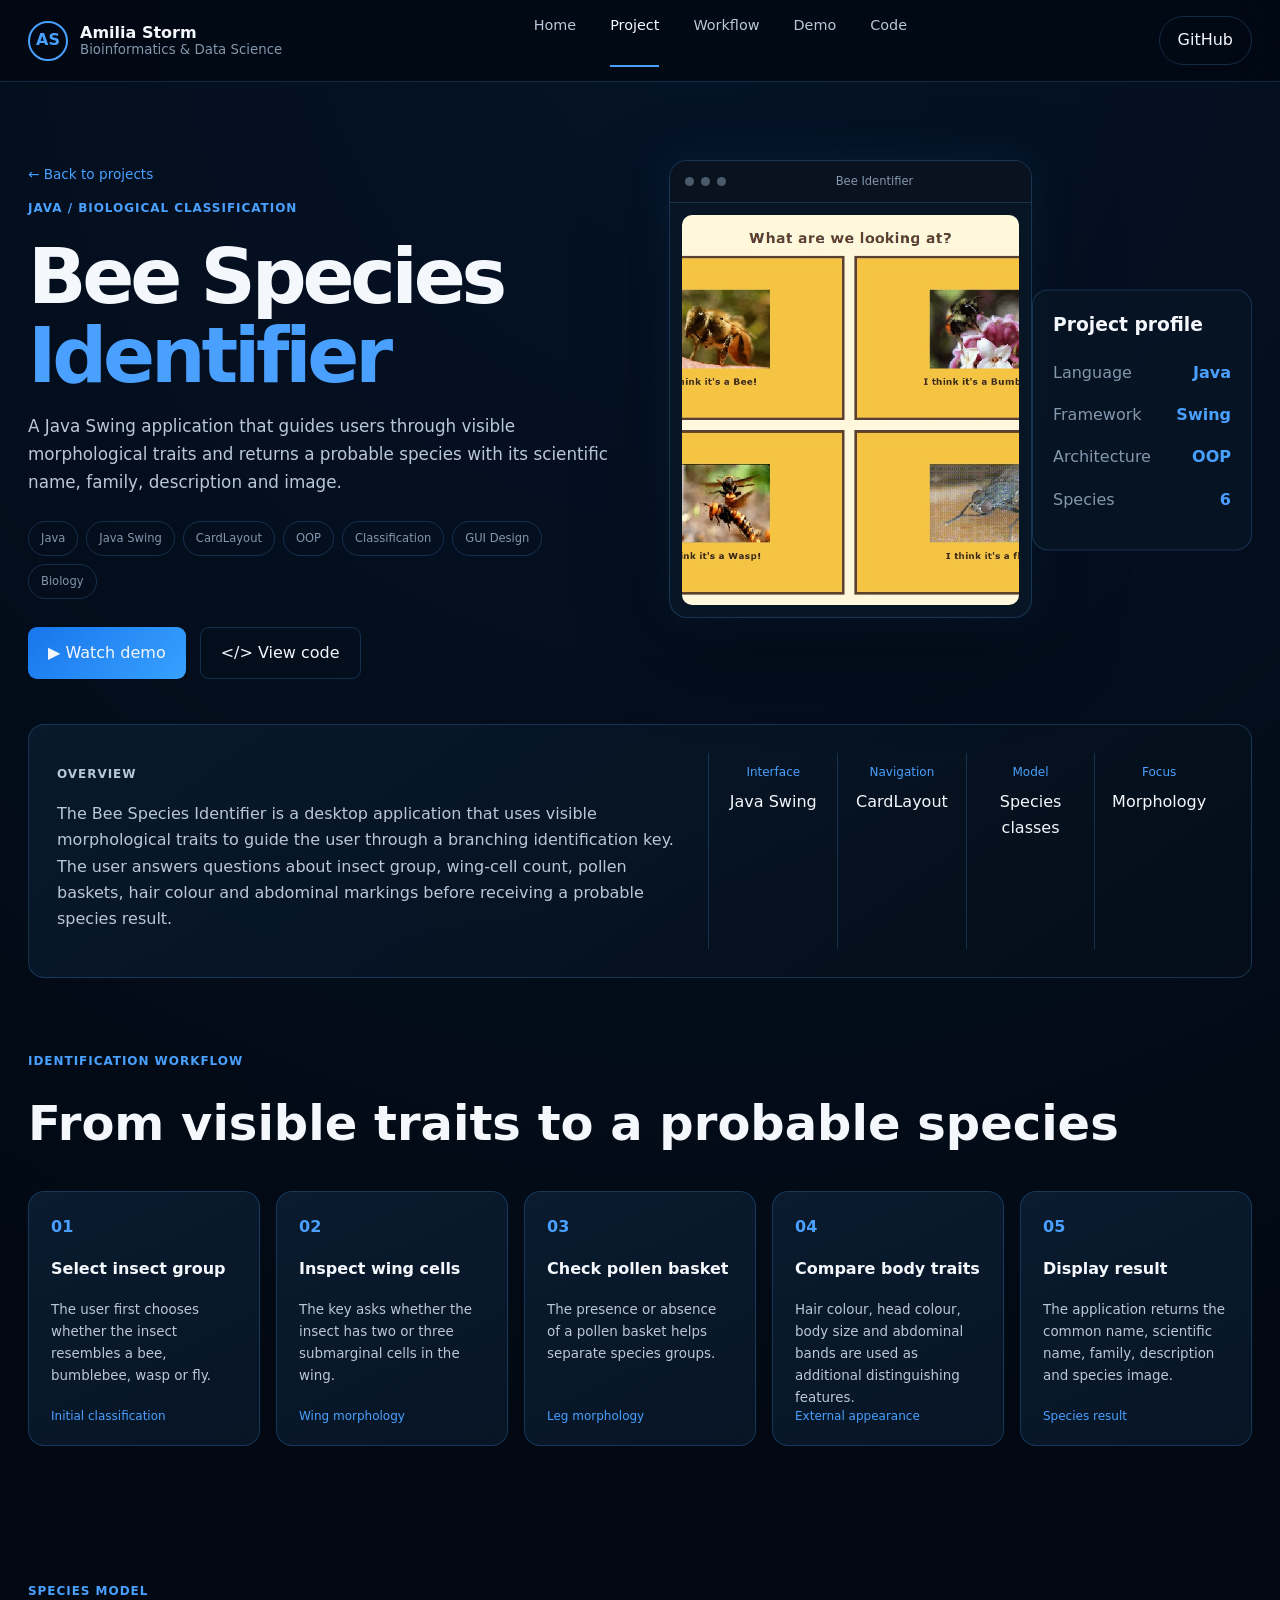
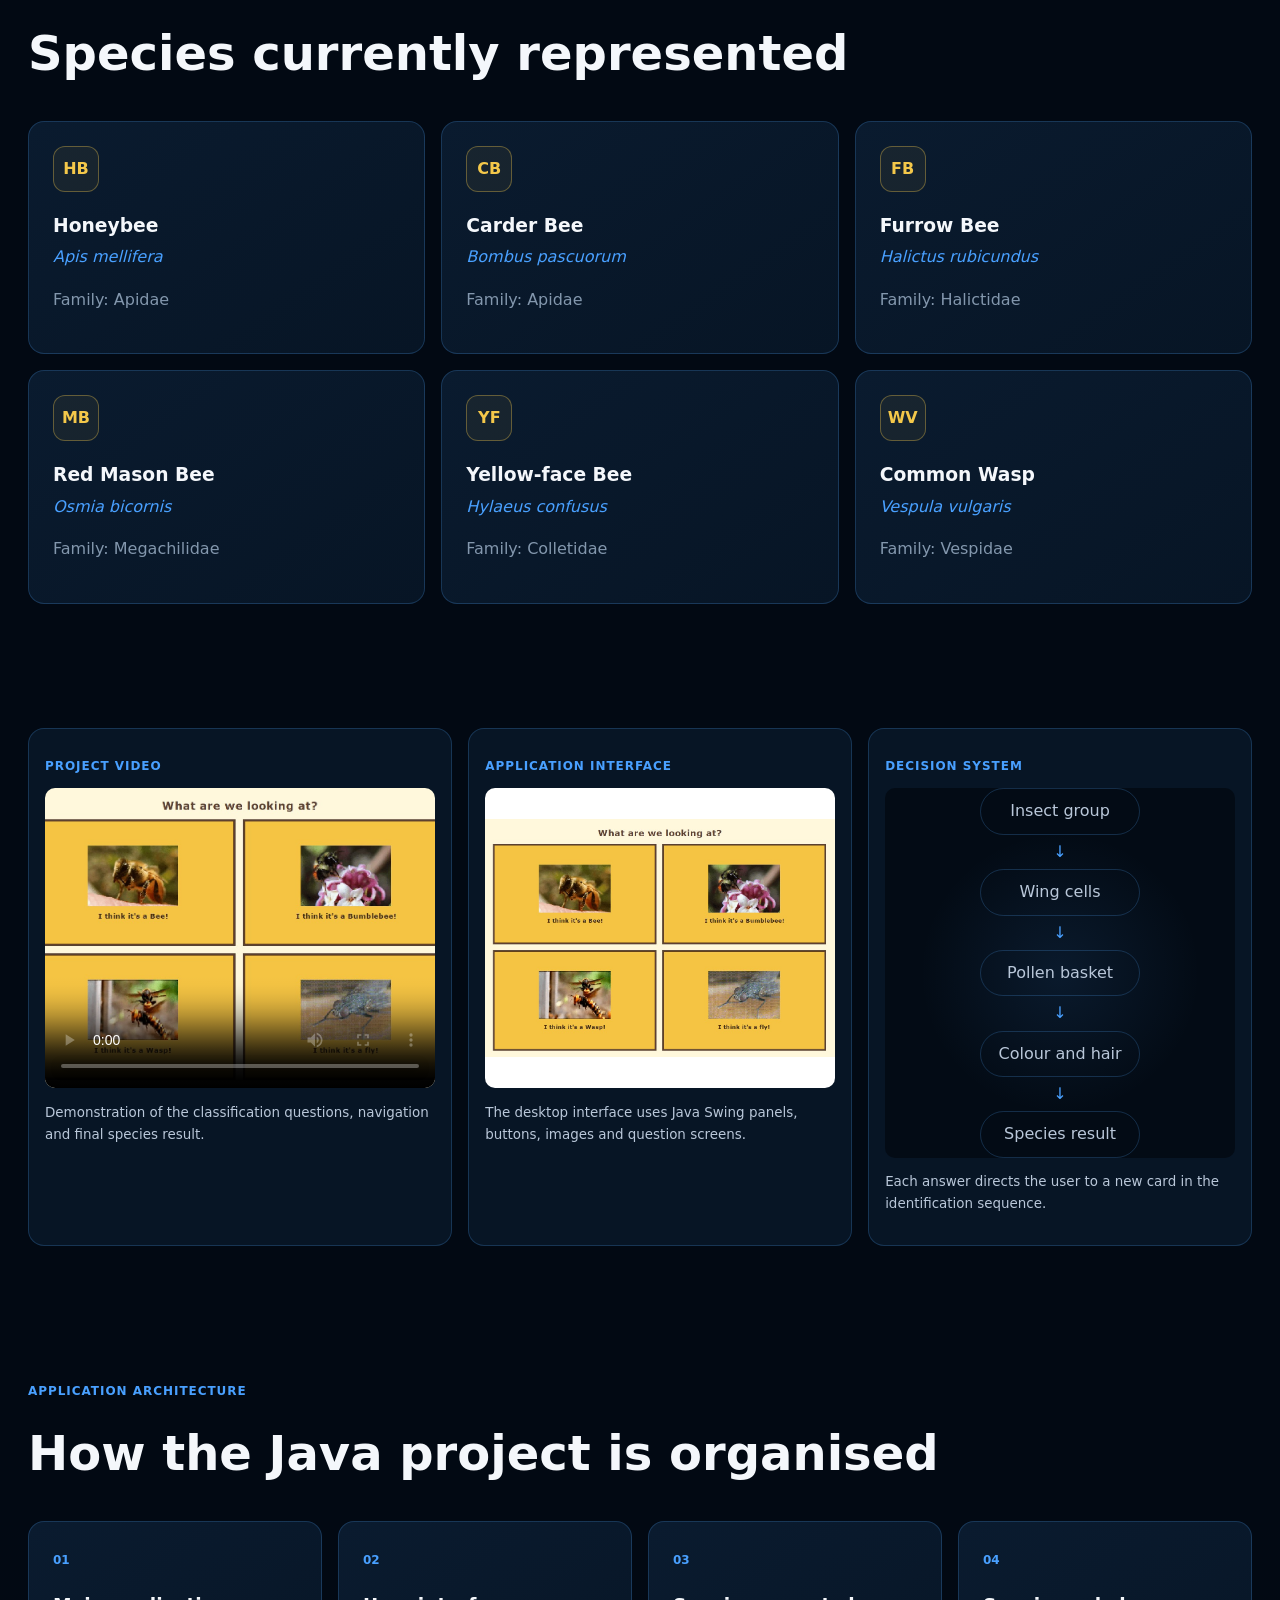
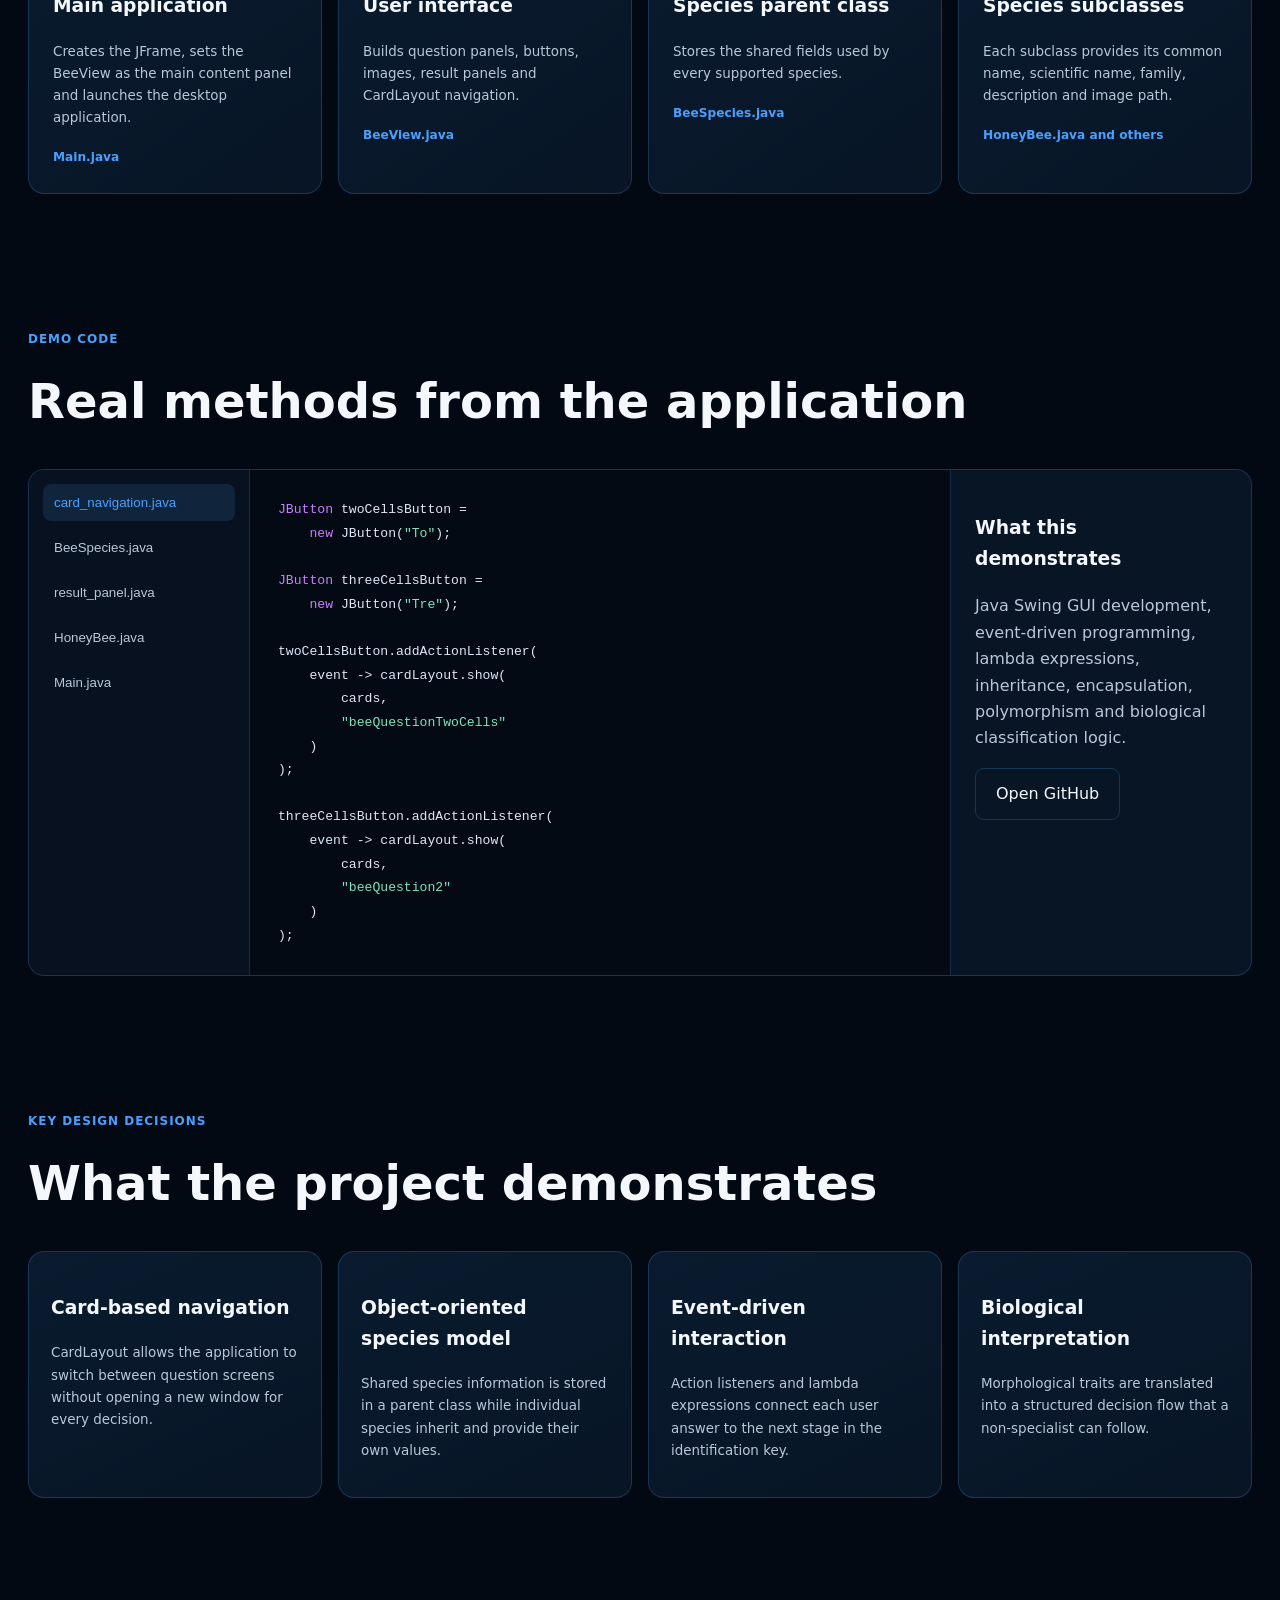
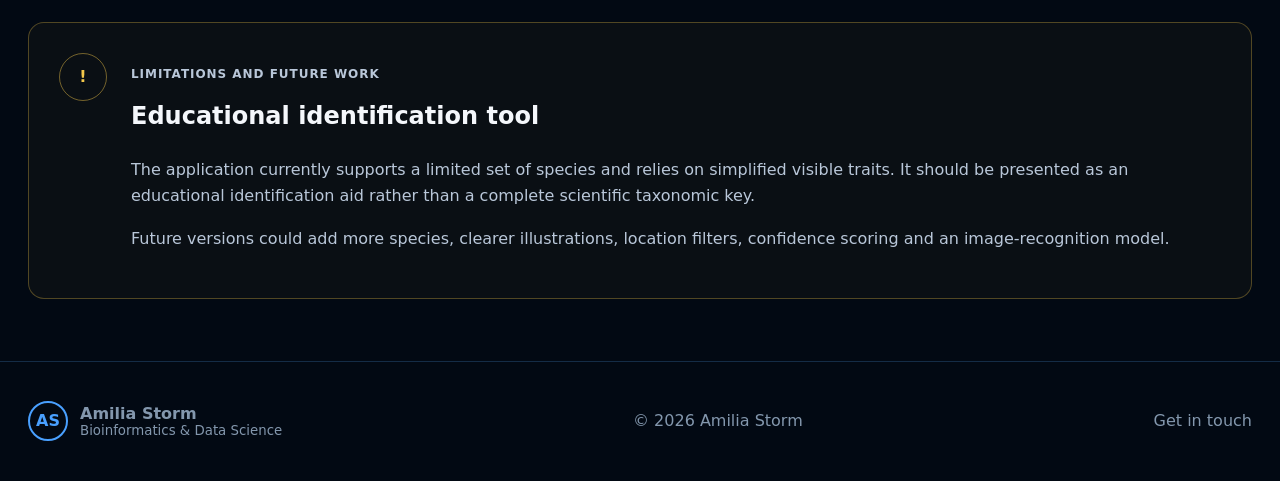
<file: bee.html>
<!DOCTYPE html>
<html lang="en">
<head>
  <meta charset="UTF-8" />

  <meta
    name="viewport"
    content="width=device-width, initial-scale=1.0"
  />

  <meta
    name="description"
    content="Bee Species Identifier case study by Amilia Storm. A Java Swing application using morphological traits and a branching identification key."
  />

  <title>Bee Species Identifier | Amilia Storm</title>

 <link
  rel="stylesheet"
  href="./bee.css?v=5"
/>
</head>

<body>
  <!-- Navigation -->

  <header class="topbar" id="top">
    <a class="brand" href="./index.html">
      <span>AS</span>

      <div>
        <strong>Amilia Storm</strong>
        <small>Bioinformatics & Data Science</small>
      </div>
    </a>

    <nav>
      <a href="./index.html">Home</a>
      <a class="active" href="#top">Project</a>
      <a href="#workflow">Workflow</a>
      <a href="#media">Demo</a>
      <a href="#code">Code</a>
    </nav>

    <a
      class="github"
      href="https://github.com/AmiliaStorm"
      target="_blank"
      rel="noopener noreferrer"
    >
      GitHub
    </a>
  </header>

  <main>
    <!-- Hero -->

    <section class="hero shell">
      <div class="hero-copy">
        <a class="back" href="./index.html#projects">
          ← Back to projects
        </a>

        <p class="kicker">
          Java / Biological Classification
        </p>

        <h1>
          Bee Species
          <br />
          <span>Identifier</span>
        </h1>

        <p class="lead">
          A Java Swing application that guides users through visible
          morphological traits and returns a probable species with its
          scientific name, family, description and image.
        </p>

        <div class="chips">
          <span>Java</span>
          <span>Java Swing</span>
          <span>CardLayout</span>
          <span>OOP</span>
          <span>Classification</span>
          <span>GUI Design</span>
          <span>Biology</span>
        </div>

        <div class="actions">
          <a class="btn primary" href="#video">
            ▶ Watch demo
          </a>

          <a class="btn" href="#code">
            &lt;/&gt; View code
          </a>
        </div>
      </div>

      <div class="hero-visual">
        <div class="application-preview">
          <div class="preview-window">
            <div class="window-bar">
              <span></span>
              <span></span>
              <span></span>

              <p>Bee Identifier</p>
            </div>

            <div class="preview-content">
              <img
                src="./images/Species-Identifier.jpg"
                alt="Bee Species Identifier application interface"
              />
            </div>
          </div>
        </div>

        <div class="metric-panel">
          <h3>Project profile</h3>

          <p>
            <span>Language</span>
            <strong>Java</strong>
          </p>

          <p>
            <span>Framework</span>
            <strong>Swing</strong>
          </p>

          <p>
            <span>Architecture</span>
            <strong>OOP</strong>
          </p>

          <p>
            <span>Species</span>
            <strong>6</strong>
          </p>
        </div>
      </div>
    </section>

    <!-- Overview -->

    <section class="overview shell card">
      <div>
        <p class="kicker">Overview</p>

        <p>
          The Bee Species Identifier is a desktop application that uses
          visible morphological traits to guide the user through a branching
          identification key. The user answers questions about insect group,
          wing-cell count, pollen baskets, hair colour and abdominal markings
          before receiving a probable species result.
        </p>
      </div>

      <dl>
        <div>
          <dt>Interface</dt>
          <dd>Java Swing</dd>
        </div>

        <div>
          <dt>Navigation</dt>
          <dd>CardLayout</dd>
        </div>

        <div>
          <dt>Model</dt>
          <dd>Species classes</dd>
        </div>

        <div>
          <dt>Focus</dt>
          <dd>Morphology</dd>
        </div>
      </dl>
    </section>

    <!-- Identification workflow -->

    <section class="shell section" id="workflow">
      <div class="heading">
        <p class="kicker">Identification workflow</p>

        <h2>
          From visible traits to a probable species
        </h2>
      </div>

      <div class="workflow">
        <article>
          <b>01</b>

          <h3>Select insect group</h3>

          <p>
            The user first chooses whether the insect resembles a bee,
            bumblebee, wasp or fly.
          </p>

          <span>Initial classification</span>
        </article>

        <article>
          <b>02</b>

          <h3>Inspect wing cells</h3>

          <p>
            The key asks whether the insect has two or three submarginal
            cells in the wing.
          </p>

          <span>Wing morphology</span>
        </article>

        <article>
          <b>03</b>

          <h3>Check pollen basket</h3>

          <p>
            The presence or absence of a pollen basket helps separate
            species groups.
          </p>

          <span>Leg morphology</span>
        </article>

        <article>
          <b>04</b>

          <h3>Compare body traits</h3>

          <p>
            Hair colour, head colour, body size and abdominal bands are
            used as additional distinguishing features.
          </p>

          <span>External appearance</span>
        </article>

        <article>
          <b>05</b>

          <h3>Display result</h3>

          <p>
            The application returns the common name, scientific name,
            family, description and species image.
          </p>

          <span>Species result</span>
        </article>
      </div>
    </section>

    <!-- Supported species -->

    <section class="shell section">
      <div class="heading">
        <p class="kicker">Species model</p>

        <h2>
          Species currently represented
        </h2>
      </div>

      <div class="species-grid">
        <article>
          <div class="species-icon">HB</div>

          <h3>Honeybee</h3>

          <em>Apis mellifera</em>

          <p>Family: Apidae</p>
        </article>

        <article>
          <div class="species-icon">CB</div>

          <h3>Carder Bee</h3>

          <em>Bombus pascuorum</em>

          <p>Family: Apidae</p>
        </article>

        <article>
          <div class="species-icon">FB</div>

          <h3>Furrow Bee</h3>

          <em>Halictus rubicundus</em>

          <p>Family: Halictidae</p>
        </article>

        <article>
          <div class="species-icon">MB</div>

          <h3>Red Mason Bee</h3>

          <em>Osmia bicornis</em>

          <p>Family: Megachilidae</p>
        </article>

        <article>
          <div class="species-icon">YF</div>

          <h3>Yellow-face Bee</h3>

          <em>Hylaeus confusus</em>

          <p>Family: Colletidae</p>
        </article>

        <article>
          <div class="species-icon">WV</div>

          <h3>Common Wasp</h3>

          <em>Vespula vulgaris</em>

          <p>Family: Vespidae</p>
        </article>
      </div>
    </section>

    <!-- Demo and screenshots -->

    <section
      class="shell section media-grid"
      id="media"
    >
      <!-- demo -->

      <article class="media-card" id="video">
        <p class="kicker">Project video</p>

        <video
  class="project-video"
  controls
  preload="metadata"
  playsinline
  poster="./images/Species-Identifier.jpg"
>
  
<source
  src="./images/videos/bee-identifier-demo.mp4"
  type="video/mp4"
/>
  Your browser does not support embedded video.
</video>

        <p>
          Demonstration of the classification questions, navigation and
          final species result.
        </p>
      </article>

      <!-- Application image -->

      <article class="media-card">
        <p class="kicker">Application interface</p>

        <img
          src="./images/Species-Identifier.jpg"
          alt="Bee Identifier Java Swing interface"
        />

        <p>
          The desktop interface uses Java Swing panels, buttons, images and
          question screens.
        </p>
      </article>

      <!-- Decision diagram -->

      <article class="media-card">
        <p class="kicker">Decision system</p>

        <div class="decision-diagram">
          <div>Insect group</div>
          <span>↓</span>

          <div>Wing cells</div>
          <span>↓</span>

          <div>Pollen basket</div>
          <span>↓</span>

          <div>Colour and hair</div>
          <span>↓</span>

          <div>Species result</div>
        </div>

        <p>
          Each answer directs the user to a new card in the identification
          sequence.
        </p>
      </article>
    </section>

    <!-- Architecture -->

    <section class="shell section">
      <div class="heading">
        <p class="kicker">Application architecture</p>

        <h2>
          How the Java project is organised
        </h2>
      </div>

      <div class="architecture-grid">
        <article>
          <span>01</span>

          <h3>Main application</h3>

          <p>
            Creates the JFrame, sets the BeeView as the main content panel
            and launches the desktop application.
          </p>

          <strong>Main.java</strong>
        </article>

        <article>
          <span>02</span>

          <h3>User interface</h3>

          <p>
            Builds question panels, buttons, images, result panels and
            CardLayout navigation.
          </p>

          <strong>BeeView.java</strong>
        </article>

        <article>
          <span>03</span>

          <h3>Species parent class</h3>

          <p>
            Stores the shared fields used by every supported species.
          </p>

          <strong>BeeSpecies.java</strong>
        </article>

        <article>
          <span>04</span>

          <h3>Species subclasses</h3>

          <p>
            Each subclass provides its common name, scientific name,
            family, description and image path.
          </p>

          <strong>HoneyBee.java and others</strong>
        </article>
      </div>
    </section>

    <!-- Code -->

    <section
      class="shell section code-section"
      id="code"
    >
      <div class="heading">
        <p class="kicker">Demo code</p>

        <h2>
          Real methods from the application
        </h2>
      </div>

      <div class="code-layout">
        <div class="tabs">
          <button
            class="tab active"
            type="button"
            data-tab="navigation"
          >
            card_navigation.java
          </button>

          <button
            class="tab"
            type="button"
            data-tab="species"
          >
            BeeSpecies.java
          </button>

          <button
            class="tab"
            type="button"
            data-tab="result"
          >
            result_panel.java
          </button>

          <button
            class="tab"
            type="button"
            data-tab="subclass"
          >
            HoneyBee.java
          </button>

          <button
            class="tab"
            type="button"
            data-tab="main"
          >
            Main.java
          </button>
        </div>

        <div class="editor">
          <pre
            id="navigation"
            class="snippet active"
          ><code><span>JButton</span> twoCellsButton =
    <span>new</span> JButton(<em>"To"</em>);

<span>JButton</span> threeCellsButton =
    <span>new</span> JButton(<em>"Tre"</em>);

twoCellsButton.addActionListener(
    event -> cardLayout.show(
        cards,
        <em>"beeQuestionTwoCells"</em>
    )
);

threeCellsButton.addActionListener(
    event -> cardLayout.show(
        cards,
        <em>"beeQuestion2"</em>
    )
);</code></pre>

          <pre
            id="species"
            class="snippet"
          ><code><span>public abstract class</span> BeeSpecies {

    <span>private final</span> String name;
    <span>private final</span> String scientificName;
    <span>private final</span> String family;

    <span>protected final</span> String description;
    <span>protected final</span> String imagePath;

    <span>public</span> BeeSpecies(
        String name,
        String scientificName,
        String family,
        String description,
        String imagePath
    ) {
        <span>this</span>.name = name;
        <span>this</span>.scientificName =
            scientificName;
        <span>this</span>.family = family;
        <span>this</span>.description =
            description;
        <span>this</span>.imagePath = imagePath;
    }
}</code></pre>

          <pre
            id="result"
            class="snippet"
          ><code><span>private</span> JPanel createSpeciesResultPanel(
    BeeSpecies species
) {
    JLabel commonNameLabel =
        <span>new</span> JLabel(
            species.getName(),
            SwingConstants.CENTER
        );

    JLabel scientificNameLabel =
        <span>new</span> JLabel(
            species.getScienceName(),
            SwingConstants.CENTER
        );

    JLabel familyLabel =
        <span>new</span> JLabel(
            <em>"Family: "</em> +
            species.getFamily(),
            SwingConstants.CENTER
        );

    JTextArea descriptionArea =
        <span>new</span> JTextArea(
            species.getDescription()
        );

    <span>return</span> panel;
}</code></pre>

          <pre
            id="subclass"
            class="snippet"
          ><code><span>public class</span> HoneyBee
    <span>extends</span> BeeSpecies {

    <span>public</span> HoneyBee() {
        <span>super</span>(
            <em>"Honningbie"</em>,
            <em>"Apis mellifera"</em>,
            <em>"Apidae"</em>,
            <em>"A social bee important for
pollination and honey production."</em>,
            <em>"/HonningBie.jpg"</em>
        );
    }
}</code></pre>

          <pre
            id="main"
            class="snippet"
          ><code><span>public class</span> Main {

    <span>public static final</span> String
        WINDOW_TITLE =
            <em>"Bee Identifier"</em>;

    <span>public static void</span> main(
        String[] args
    ) {
        BeeView view =
            <span>new</span> BeeView();

        JFrame frame =
            <span>new</span> JFrame(
                WINDOW_TITLE
            );

        frame.setContentPane(view);
        frame.setSize(900, 650);
        frame.setLocationRelativeTo(
            <span>null</span>
        );

        frame.setVisible(<span>true</span>);
    }
}</code></pre>
        </div>

        <aside>
          <h3>What this demonstrates</h3>

          <p>
            Java Swing GUI development, event-driven programming, lambda
            expressions, inheritance, encapsulation, polymorphism and
            biological classification logic.
          </p>

          <a
            class="btn"
            href="https://github.com/AmiliaStorm"
            target="_blank"
            rel="noopener noreferrer"
          >
            Open GitHub
          </a>
        </aside>
      </div>
    </section>

    <!-- Design decisions -->

    <section class="shell section">
      <div class="heading">
        <p class="kicker">Key design decisions</p>

        <h2>
          What the project demonstrates
        </h2>
      </div>

      <div class="insights">
        <article>
          <h3>Card-based navigation</h3>

          <p>
            CardLayout allows the application to switch between question
            screens without opening a new window for every decision.
          </p>
        </article>

        <article>
          <h3>Object-oriented species model</h3>

          <p>
            Shared species information is stored in a parent class while
            individual species inherit and provide their own values.
          </p>
        </article>

        <article>
          <h3>Event-driven interaction</h3>

          <p>
            Action listeners and lambda expressions connect each user answer
            to the next stage in the identification key.
          </p>
        </article>

        <article>
          <h3>Biological interpretation</h3>

          <p>
            Morphological traits are translated into a structured decision
            flow that a non-specialist can follow.
          </p>
        </article>
      </div>
    </section>

    <!-- Limitations -->

    <section class="shell section">
      <div class="limitations">
        <div class="limitations-icon">!</div>

        <div>
          <p class="kicker">
            Limitations and future work
          </p>

          <h2>
            Educational identification tool
          </h2>

          <p>
            The application currently supports a limited set of species and
            relies on simplified visible traits. It should be presented as an
            educational identification aid rather than a complete scientific
            taxonomic key.
          </p>

          <p>
            Future versions could add more species, clearer illustrations,
            location filters, confidence scoring and an image-recognition
            model.
          </p>
        </div>
      </div>
    </section>
  </main>

  <!-- Footer -->

  <footer>
    <a class="brand" href="#top">
      <span>AS</span>

      <div>
        <strong>Amilia Storm</strong>
        <small>Bioinformatics & Data Science</small>
      </div>
    </a>

    <p>© 2026 Amilia Storm</p>

    <a href="mailto:AmiliaSt@hotmail.com">
      Get in touch
    </a>
  </footer>

  <script src="./bee.js?v=1"></script>
</body>
</html>
</file>
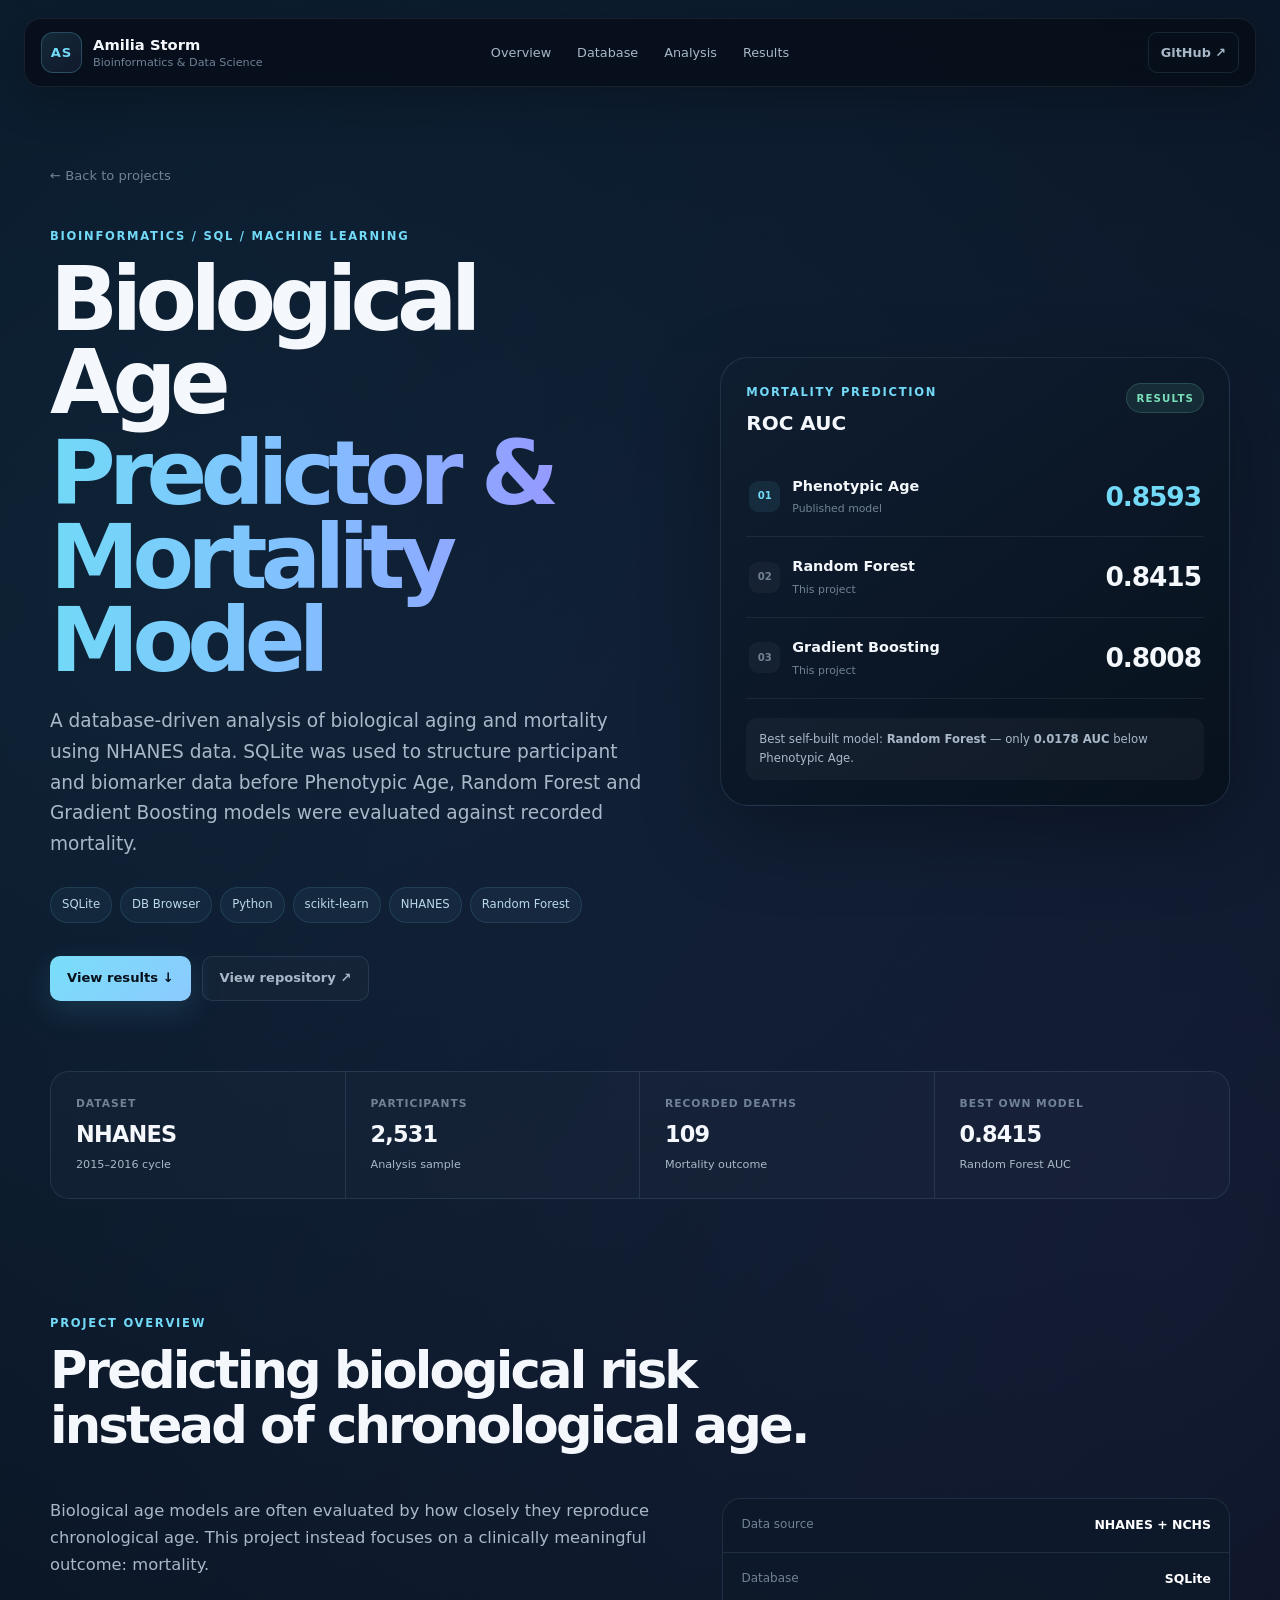
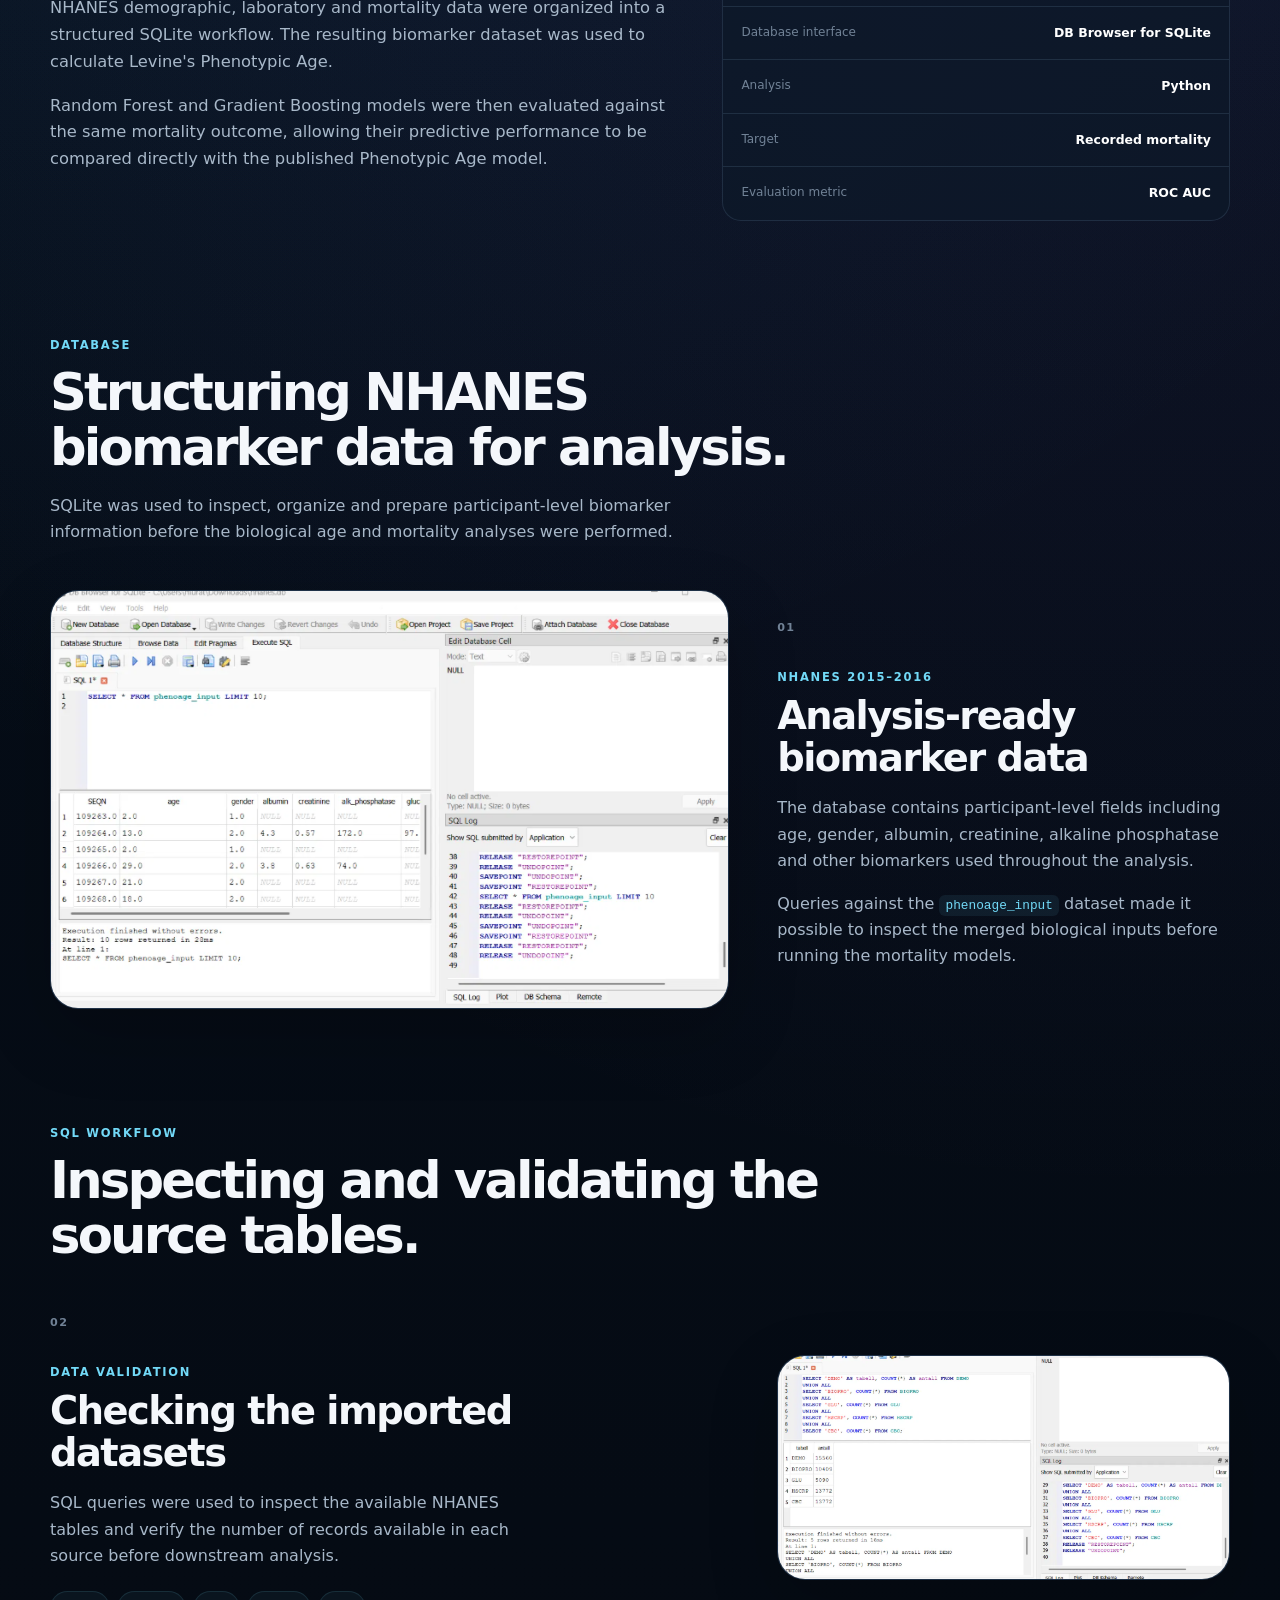
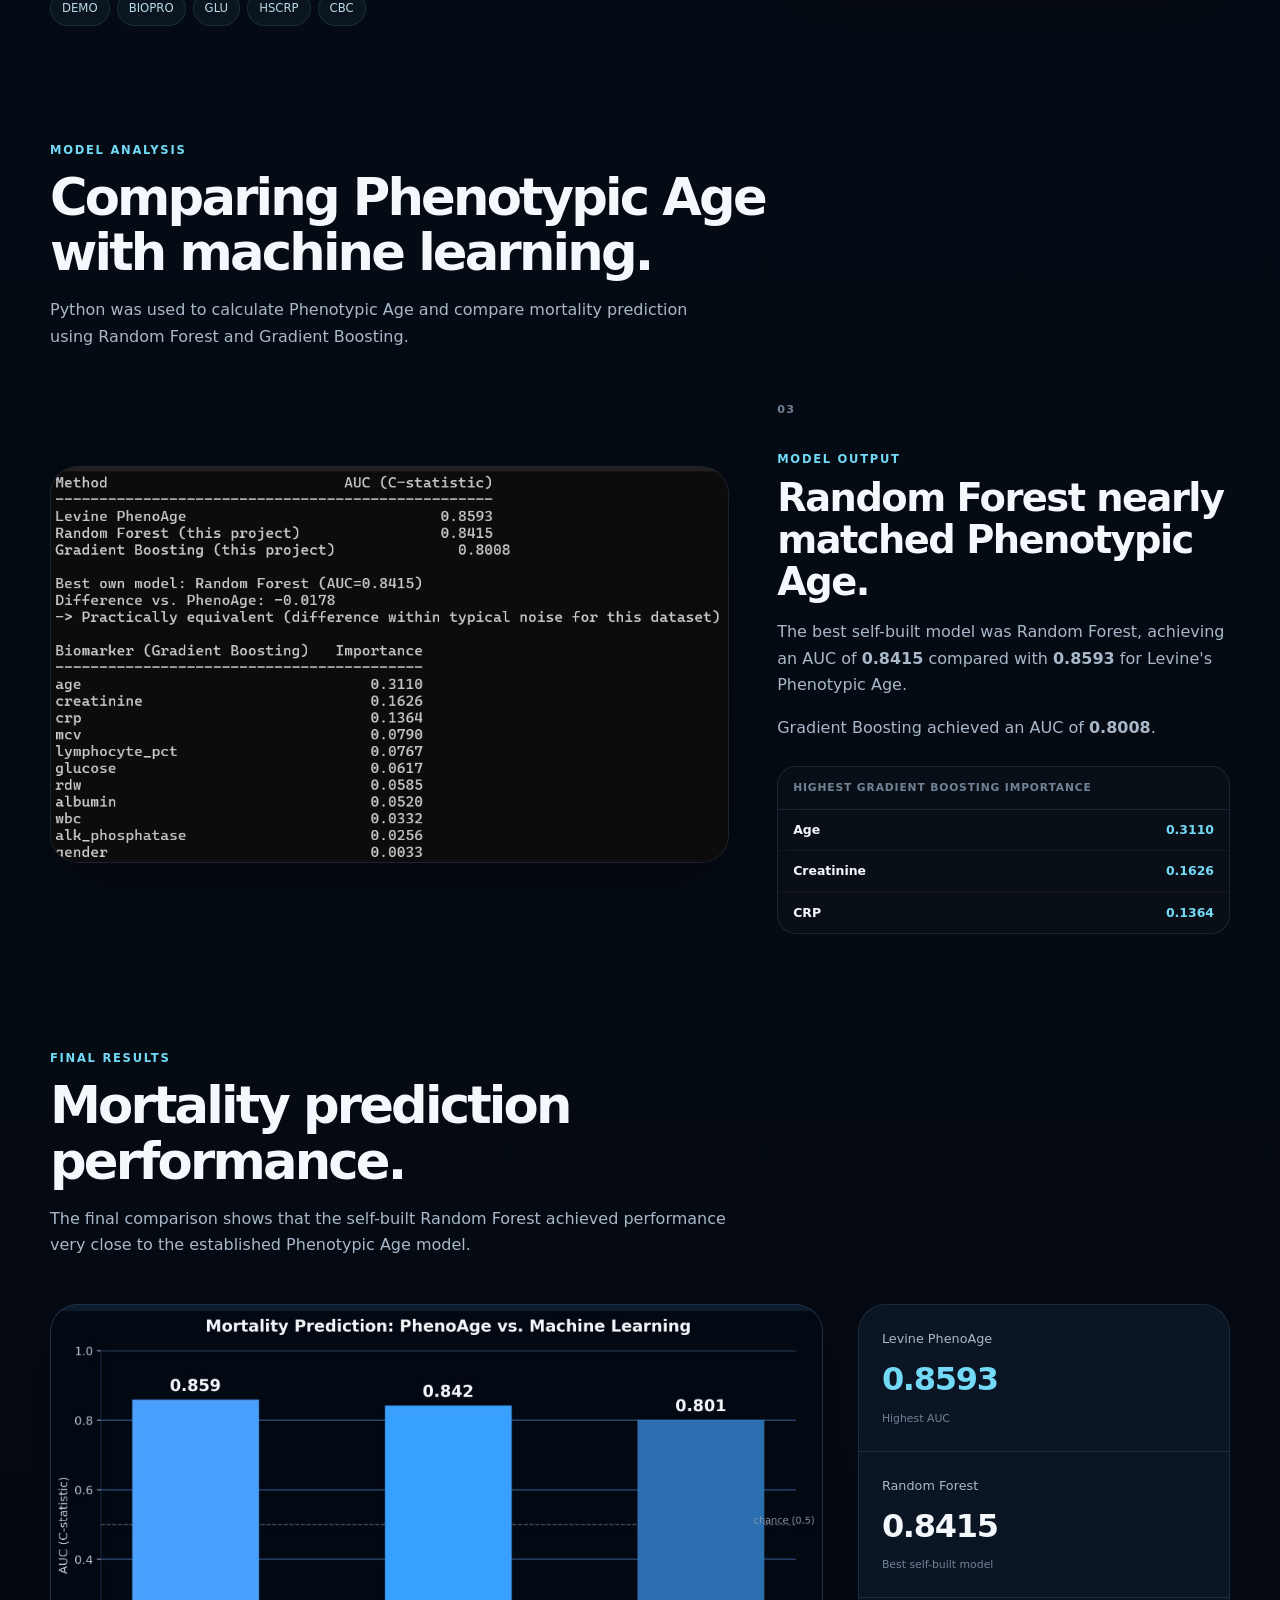
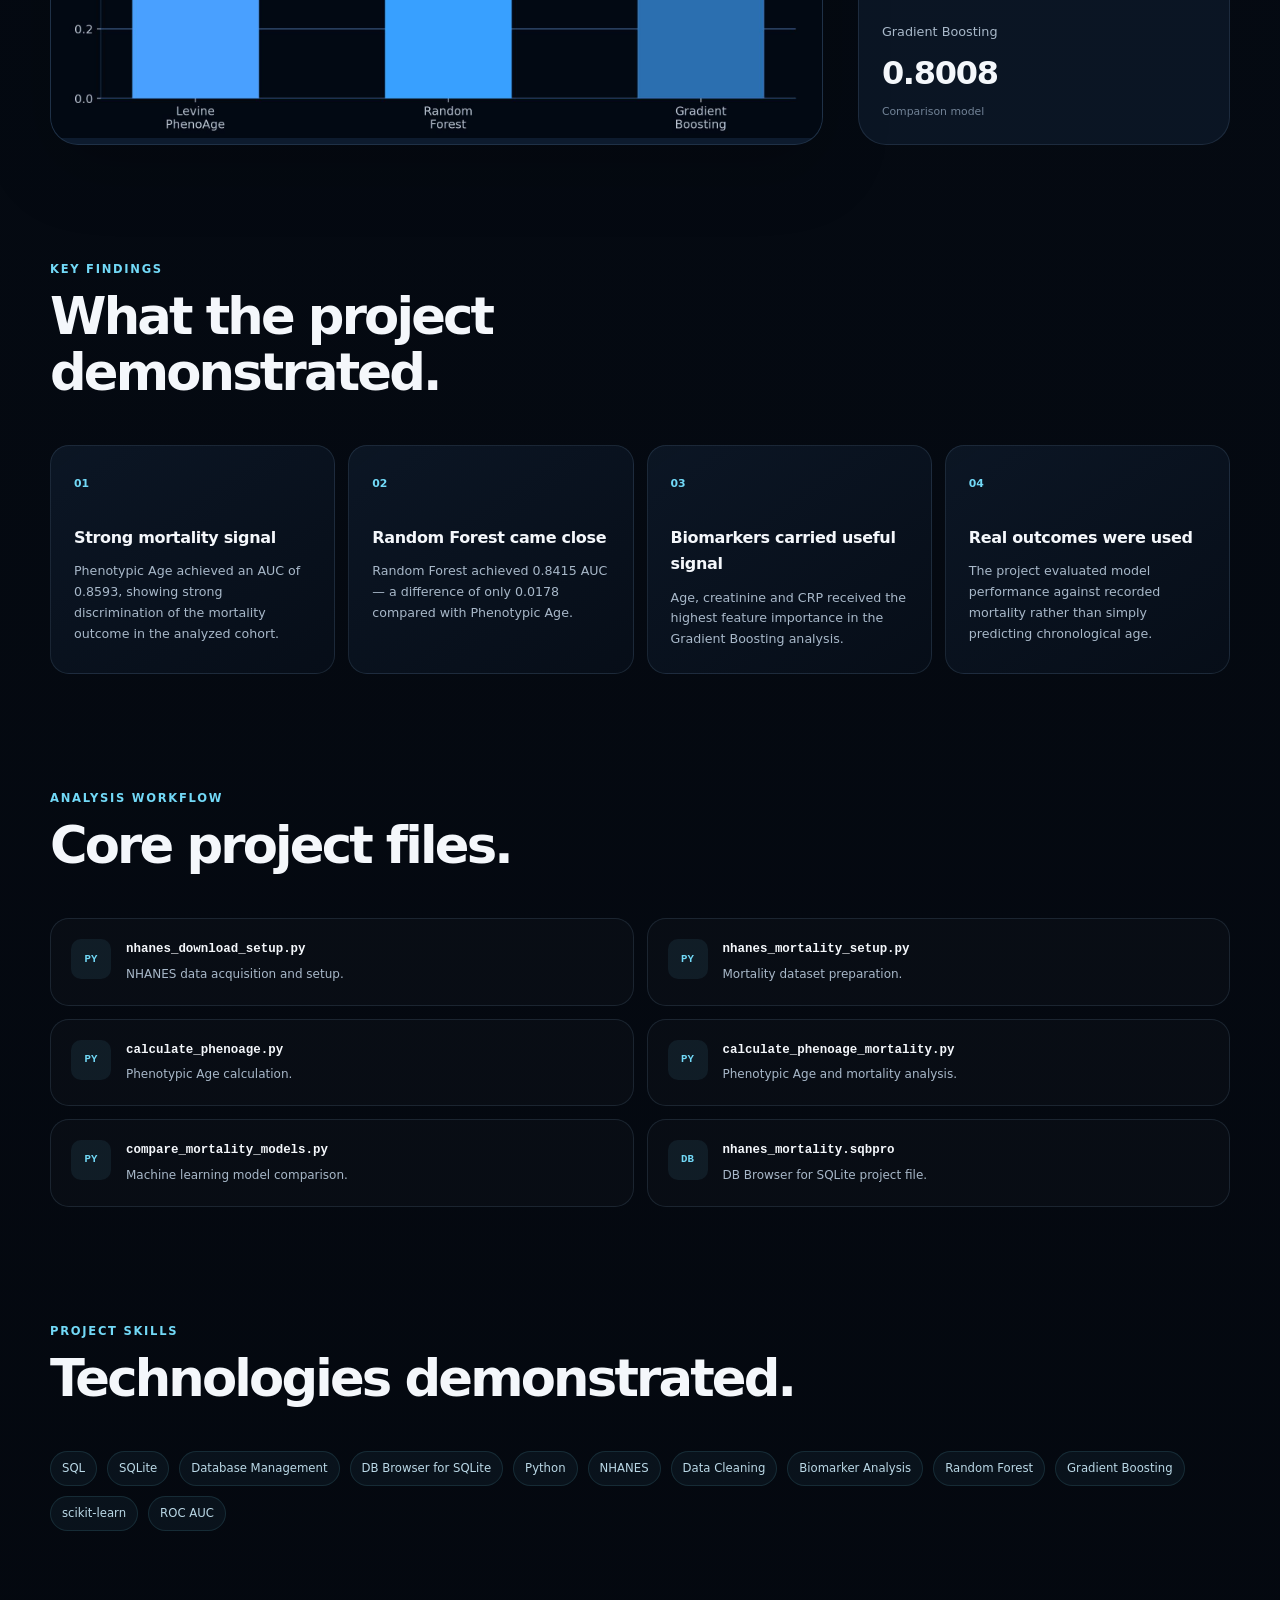
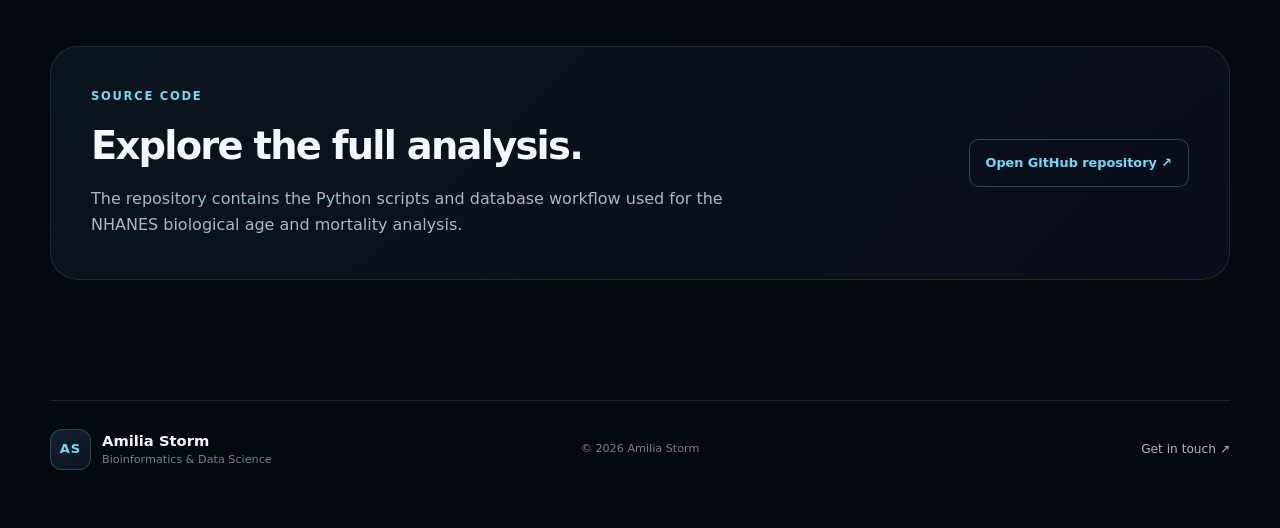
<file: biological-age-predictor.html>
<!DOCTYPE html>
<html lang="en">
<head>
  <meta charset="UTF-8" />

  <meta
    name="viewport"
    content="width=device-width, initial-scale=1.0"
  />

  <meta
    name="description"
    content="Biological Age Predictor and mortality analysis using NHANES data, SQLite, Python and machine learning."
  />

  <title>Biological Age Predictor | Amilia Storm</title>

  <link
    rel="stylesheet"
    href="./biological-age-predictor.css"
  />
</head>


<body>

  <!-- =====================================================
       NAVIGATION
  ====================================================== -->

  <header class="topbar">

    <a
      class="brand"
      href="./index.html"
    >
      <span class="brand-mark">AS</span>

      <span class="brand-text">
        <strong>Amilia Storm</strong>
        <small>Bioinformatics & Data Science</small>
      </span>
    </a>


    <nav aria-label="Project navigation">
      <a href="#overview">Overview</a>
      <a href="#database">Database</a>
      <a href="#analysis">Analysis</a>
      <a href="#results">Results</a>
    </nav>


    <a
      class="github-link"
      href="https://github.com/AmiliaStorm/biological-age-predictor"
      target="_blank"
      rel="noopener noreferrer"
    >
      GitHub ↗
    </a>

  </header>



  <main>

    <!-- =====================================================
         HERO
    ====================================================== -->

    <section class="hero shell">

      <div class="hero-copy">

        <a
          class="back-link"
          href="./index.html#projects"
        >
          ← Back to projects
        </a>


        <p class="eyebrow">
          Bioinformatics / SQL / Machine Learning
        </p>


        <h1>
          Biological Age

          <span>
            Predictor & Mortality Model
          </span>
        </h1>


        <p class="hero-description">
          A database-driven analysis of biological aging and
          mortality using NHANES data. SQLite was used to
          structure participant and biomarker data before
          Phenotypic Age, Random Forest and Gradient Boosting
          models were evaluated against recorded mortality.
        </p>


        <div
          class="tag-list"
          aria-label="Technologies used"
        >
          <span>SQLite</span>
          <span>DB Browser</span>
          <span>Python</span>
          <span>scikit-learn</span>
          <span>NHANES</span>
          <span>Random Forest</span>
        </div>


        <div class="hero-actions">

          <a
            class="button button-primary"
            href="#results"
          >
            View results ↓
          </a>


          <a
            class="button button-secondary"
            href="https://github.com/AmiliaStorm/biological-age-predictor"
            target="_blank"
            rel="noopener noreferrer"
          >
            View repository ↗
          </a>

        </div>

      </div>



      <!-- MAIN RESULT PANEL -->

      <aside class="performance-panel">

        <div class="performance-header">

          <div>
            <p class="eyebrow">
              Mortality prediction
            </p>

            <h2>
              ROC AUC
            </h2>
          </div>


          <span class="status-pill">
            Results
          </span>

        </div>


        <div class="model-row model-best">

          <div class="model-name">

            <span class="model-number">
              01
            </span>

            <span>
              <strong>Phenotypic Age</strong>
              <small>Published model</small>
            </span>

          </div>

          <strong class="model-score">
            0.8593
          </strong>

        </div>


        <div class="model-row">

          <div class="model-name">

            <span class="model-number">
              02
            </span>

            <span>
              <strong>Random Forest</strong>
              <small>This project</small>
            </span>

          </div>

          <strong class="model-score">
            0.8415
          </strong>

        </div>


        <div class="model-row">

          <div class="model-name">

            <span class="model-number">
              03
            </span>

            <span>
              <strong>Gradient Boosting</strong>
              <small>This project</small>
            </span>

          </div>

          <strong class="model-score">
            0.8008
          </strong>

        </div>


        <div class="performance-note">
          Best self-built model:
          <strong>Random Forest</strong>
          — only
          <strong>0.0178 AUC</strong>
          below Phenotypic Age.
        </div>

      </aside>

    </section>



    <!-- =====================================================
         PROJECT PROFILE
    ====================================================== -->

    <section class="project-profile shell">

      <article>
        <span>Dataset</span>
        <strong>NHANES</strong>
        <small>2015–2016 cycle</small>
      </article>


      <article>
        <span>Participants</span>
        <strong>2,531</strong>
        <small>Analysis sample</small>
      </article>


      <article>
        <span>Recorded deaths</span>
        <strong>109</strong>
        <small>Mortality outcome</small>
      </article>


      <article>
        <span>Best own model</span>
        <strong>0.8415</strong>
        <small>Random Forest AUC</small>
      </article>

    </section>



    <!-- =====================================================
         OVERVIEW
    ====================================================== -->

    <section
      class="section shell"
      id="overview"
    >

      <div class="section-heading">

        <p class="eyebrow">
          Project overview
        </p>


        <h2>
          Predicting biological risk instead of
          chronological age.
        </h2>

      </div>



      <div class="overview-grid">

        <div class="overview-copy">

          <p>
            Biological age models are often evaluated by how
            closely they reproduce chronological age. This
            project instead focuses on a clinically meaningful
            outcome: mortality.
          </p>


          <p>
            NHANES demographic, laboratory and mortality data
            were organized into a structured SQLite workflow.
            The resulting biomarker dataset was used to
            calculate Levine's Phenotypic Age.
          </p>


          <p>
            Random Forest and Gradient Boosting models were
            then evaluated against the same mortality outcome,
            allowing their predictive performance to be
            compared directly with the published Phenotypic
            Age model.
          </p>

        </div>



        <dl class="project-details">

          <div>
            <dt>Data source</dt>
            <dd>NHANES + NCHS</dd>
          </div>


          <div>
            <dt>Database</dt>
            <dd>SQLite</dd>
          </div>


          <div>
            <dt>Database interface</dt>
            <dd>DB Browser for SQLite</dd>
          </div>


          <div>
            <dt>Analysis</dt>
            <dd>Python</dd>
          </div>


          <div>
            <dt>Target</dt>
            <dd>Recorded mortality</dd>
          </div>


          <div>
            <dt>Evaluation metric</dt>
            <dd>ROC AUC</dd>
          </div>

        </dl>

      </div>

    </section>



    <!-- =====================================================
         DATABASE
    ====================================================== -->

    <section
      class="section shell"
      id="database"
    >

      <div class="section-heading">

        <p class="eyebrow">
          Database
        </p>


        <h2>
          Structuring NHANES biomarker data
          for analysis.
        </h2>


        <p class="section-intro">
          SQLite was used to inspect, organize and prepare
          participant-level biomarker information before the
          biological age and mortality analyses were performed.
        </p>

      </div>



      <article class="case-study">

        <div class="case-image">

          <img
            src="./images/biological-age-database-2015-2016.jpg"
            alt="NHANES 2015-2016 biological age database in DB Browser for SQLite"
          />

        </div>


        <div class="case-copy">

          <span class="section-number">
            01
          </span>


          <p class="eyebrow">
            NHANES 2015–2016
          </p>


          <h3>
            Analysis-ready biomarker data
          </h3>


          <p>
            The database contains participant-level fields
            including age, gender, albumin, creatinine,
            alkaline phosphatase and other biomarkers used
            throughout the analysis.
          </p>


          <p>
            Queries against the
            <code>phenoage_input</code>
            dataset made it possible to inspect the merged
            biological inputs before running the mortality
            models.
          </p>

        </div>

      </article>

    </section>



    <!-- =====================================================
         SQL
    ====================================================== -->

    <section class="section shell">

      <div class="section-heading">

        <p class="eyebrow">
          SQL workflow
        </p>


        <h2>
          Inspecting and validating the
          source tables.
        </h2>

      </div>



      <article class="case-study case-study-reverse">

        <div class="case-image">

          <img
            src="./images/biological-age-sql-query.jpg"
            alt="SQL query inspecting NHANES source tables in DB Browser for SQLite"
          />

        </div>


        <div class="case-copy">

          <span class="section-number">
            02
          </span>


          <p class="eyebrow">
            Data validation
          </p>


          <h3>
            Checking the imported datasets
          </h3>


          <p>
            SQL queries were used to inspect the available
            NHANES tables and verify the number of records
            available in each source before downstream
            analysis.
          </p>


          <div class="source-tables">

            <span>DEMO</span>
            <span>BIOPRO</span>
            <span>GLU</span>
            <span>HSCRP</span>
            <span>CBC</span>

          </div>

        </div>

      </article>

    </section>



    <!-- =====================================================
         ANALYSIS
    ====================================================== -->

    <section
      class="section shell"
      id="analysis"
    >

      <div class="section-heading">

        <p class="eyebrow">
          Model analysis
        </p>


        <h2>
          Comparing Phenotypic Age with
          machine learning.
        </h2>


        <p class="section-intro">
          Python was used to calculate Phenotypic Age and
          compare mortality prediction using Random Forest
          and Gradient Boosting.
        </p>

      </div>



      <article class="case-study">

        <div class="case-image case-image-terminal">

          <img
            src="./images/biological-age-model-output.jpg"
            alt="Mortality model output showing AUC and biomarker importance"
          />

        </div>


        <div class="case-copy">

          <span class="section-number">
            03
          </span>


          <p class="eyebrow">
            Model output
          </p>


          <h3>
            Random Forest nearly matched
            Phenotypic Age.
          </h3>


          <p>
            The best self-built model was Random Forest,
            achieving an AUC of
            <strong>0.8415</strong>
            compared with
            <strong>0.8593</strong>
            for Levine's Phenotypic Age.
          </p>


          <p>
            Gradient Boosting achieved an AUC of
            <strong>0.8008</strong>.
          </p>


          <div class="feature-box">

            <span>
              Highest Gradient Boosting importance
            </span>

            <div>
              <strong>Age</strong>
              <b>0.3110</b>
            </div>

            <div>
              <strong>Creatinine</strong>
              <b>0.1626</b>
            </div>

            <div>
              <strong>CRP</strong>
              <b>0.1364</b>
            </div>

          </div>

        </div>

      </article>

    </section>



    <!-- =====================================================
         RESULTS
    ====================================================== -->

    <section
      class="section shell"
      id="results"
    >

      <div class="section-heading">

        <p class="eyebrow">
          Final results
        </p>


        <h2>
          Mortality prediction performance.
        </h2>


        <p class="section-intro">
          The final comparison shows that the self-built
          Random Forest achieved performance very close to
          the established Phenotypic Age model.
        </p>

      </div>



      <div class="result-display">

        <div class="result-image">

          <img
            src="./images/biological-age-predictor.jpg"
            alt="Mortality prediction comparison between Phenotypic Age, Random Forest and Gradient Boosting"
          />

        </div>



        <div class="result-summary">

          <article>

            <span>
              Levine PhenoAge
            </span>

            <strong>
              0.8593
            </strong>

            <small>
              Highest AUC
            </small>

          </article>


          <article>

            <span>
              Random Forest
            </span>

            <strong>
              0.8415
            </strong>

            <small>
              Best self-built model
            </small>

          </article>


          <article>

            <span>
              Gradient Boosting
            </span>

            <strong>
              0.8008
            </strong>

            <small>
              Comparison model
            </small>

          </article>

        </div>

      </div>

    </section>



    <!-- =====================================================
         FINDINGS
    ====================================================== -->

    <section class="section shell">

      <div class="section-heading">

        <p class="eyebrow">
          Key findings
        </p>


        <h2>
          What the project demonstrated.
        </h2>

      </div>



      <div class="findings-grid">

        <article>

          <span>
            01
          </span>


          <h3>
            Strong mortality signal
          </h3>


          <p>
            Phenotypic Age achieved an AUC of 0.8593,
            showing strong discrimination of the mortality
            outcome in the analyzed cohort.
          </p>

        </article>



        <article>

          <span>
            02
          </span>


          <h3>
            Random Forest came close
          </h3>


          <p>
            Random Forest achieved 0.8415 AUC — a difference
            of only 0.0178 compared with Phenotypic Age.
          </p>

        </article>



        <article>

          <span>
            03
          </span>


          <h3>
            Biomarkers carried useful signal
          </h3>


          <p>
            Age, creatinine and CRP received the highest
            feature importance in the Gradient Boosting
            analysis.
          </p>

        </article>



        <article>

          <span>
            04
          </span>


          <h3>
            Real outcomes were used
          </h3>


          <p>
            The project evaluated model performance against
            recorded mortality rather than simply predicting
            chronological age.
          </p>

        </article>

      </div>

    </section>



    <!-- =====================================================
         WORKFLOW FILES
    ====================================================== -->

    <section class="section shell">

      <div class="section-heading">

        <p class="eyebrow">
          Analysis workflow
        </p>


        <h2>
          Core project files.
        </h2>

      </div>



      <div class="file-grid">

        <article>
          <span>PY</span>

          <div>
            <h3>
              nhanes_download_setup.py
            </h3>

            <p>
              NHANES data acquisition and setup.
            </p>
          </div>
        </article>



        <article>
          <span>PY</span>

          <div>
            <h3>
              nhanes_mortality_setup.py
            </h3>

            <p>
              Mortality dataset preparation.
            </p>
          </div>
        </article>



        <article>
          <span>PY</span>

          <div>
            <h3>
              calculate_phenoage.py
            </h3>

            <p>
              Phenotypic Age calculation.
            </p>
          </div>
        </article>



        <article>
          <span>PY</span>

          <div>
            <h3>
              calculate_phenoage_mortality.py
            </h3>

            <p>
              Phenotypic Age and mortality analysis.
            </p>
          </div>
        </article>



        <article>
          <span>PY</span>

          <div>
            <h3>
              compare_mortality_models.py
            </h3>

            <p>
              Machine learning model comparison.
            </p>
          </div>
        </article>



        <article>
          <span>DB</span>

          <div>
            <h3>
              nhanes_mortality.sqbpro
            </h3>

            <p>
              DB Browser for SQLite project file.
            </p>
          </div>
        </article>

      </div>

    </section>



    <!-- =====================================================
         SKILLS
    ====================================================== -->

    <section class="section shell">

      <div class="section-heading">

        <p class="eyebrow">
          Project skills
        </p>


        <h2>
          Technologies demonstrated.
        </h2>

      </div>


      <div class="skills-list">

        <span>SQL</span>
        <span>SQLite</span>
        <span>Database Management</span>
        <span>DB Browser for SQLite</span>
        <span>Python</span>
        <span>NHANES</span>
        <span>Data Cleaning</span>
        <span>Biomarker Analysis</span>
        <span>Random Forest</span>
        <span>Gradient Boosting</span>
        <span>scikit-learn</span>
        <span>ROC AUC</span>

      </div>

    </section>



    <!-- =====================================================
         GITHUB
    ====================================================== -->

    <section class="github-cta shell">

      <div>

        <p class="eyebrow">
          Source code
        </p>


        <h2>
          Explore the full analysis.
        </h2>


        <p>
          The repository contains the Python scripts and
          database workflow used for the NHANES biological
          age and mortality analysis.
        </p>

      </div>


      <a
        href="https://github.com/AmiliaStorm/biological-age-predictor"
        target="_blank"
        rel="noopener noreferrer"
      >
        Open GitHub repository ↗
      </a>

    </section>

  </main>



  <!-- =====================================================
       FOOTER
  ====================================================== -->

  <footer class="footer shell">

    <a
      class="brand"
      href="./index.html"
    >

      <span class="brand-mark">
        AS
      </span>


      <span class="brand-text">

        <strong>
          Amilia Storm
        </strong>

        <small>
          Bioinformatics & Data Science
        </small>

      </span>

    </a>


    <p>
      © 2026 Amilia Storm
    </p>


    <a href="mailto:AmiliaSt@hotmail.com">
      Get in touch ↗
    </a>

  </footer>

</body>
</html>
</file>
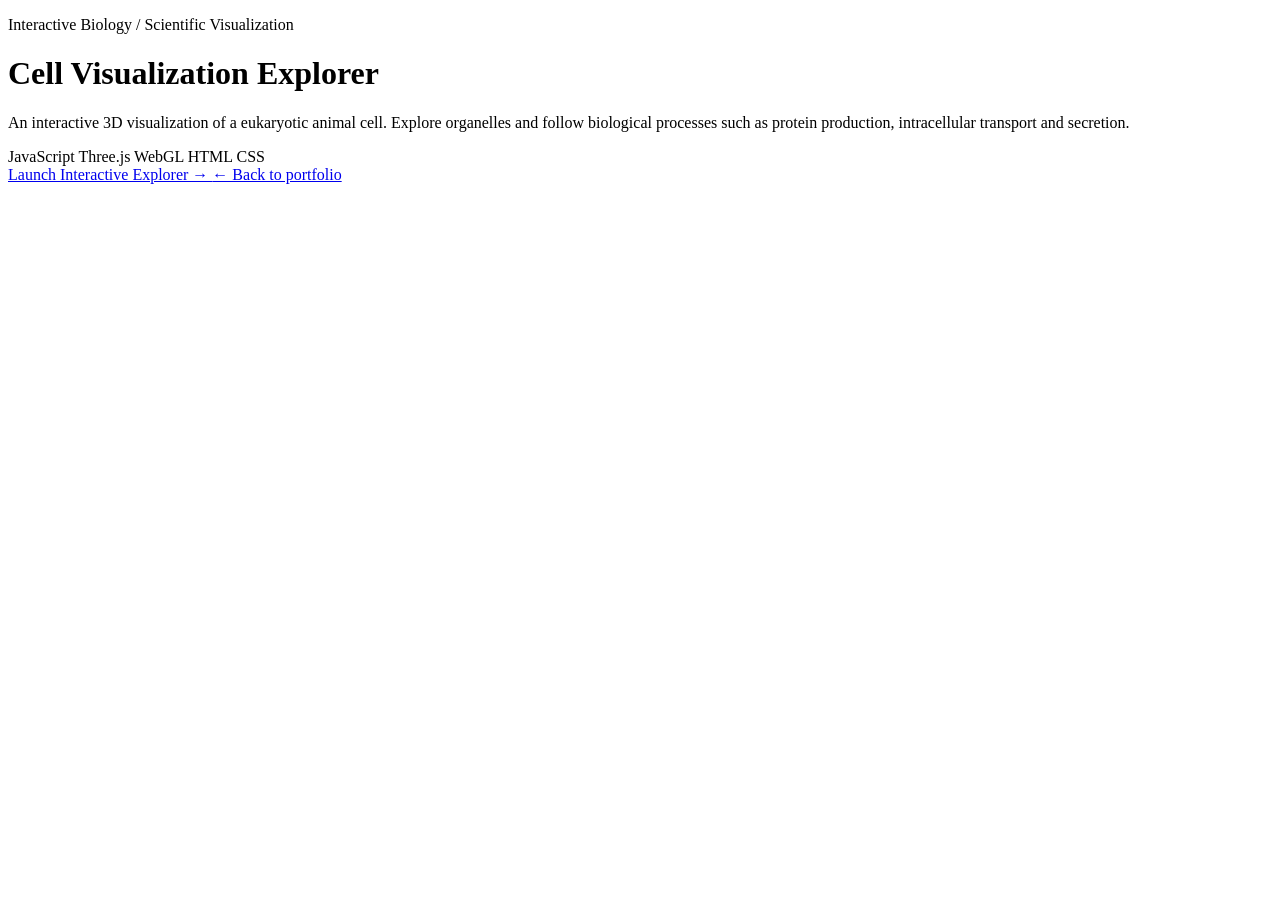
<file: cell.html>
<!DOCTYPE html>
<html lang="en">
<head>
  <meta charset="UTF-8">

  <meta
    name="viewport"
    content="width=device-width, initial-scale=1.0"
  >

  <title>Cell Visualization Explorer | Amilia Storm</title>

  <link
    rel="stylesheet"
    href="./cell.css"
  >
</head>

<body>
  <main class="cell-project">
    <p class="project-category">
      Interactive Biology / Scientific Visualization
    </p>

    <h1>Cell Visualization Explorer</h1>

    <p class="project-description">
      An interactive 3D visualization of a eukaryotic animal
      cell. Explore organelles and follow biological processes
      such as protein production, intracellular transport and
      secretion.
    </p>

    <div class="technology-list">
      <span>JavaScript</span>
      <span>Three.js</span>
      <span>WebGL</span>
      <span>HTML</span>
      <span>CSS</span>
    </div>

    <a
      href="https://amiliastorm.github.io/Cell-Visualization-Explorer/"
      class="launch-button"
      target="_blank"
      rel="noopener noreferrer"
    >
      Launch Interactive Explorer →
    </a>

    <a
      href="./index.html"
      class="back-link"
    >
      ← Back to portfolio
    </a>
  </main>
</body>
</html>
</file>
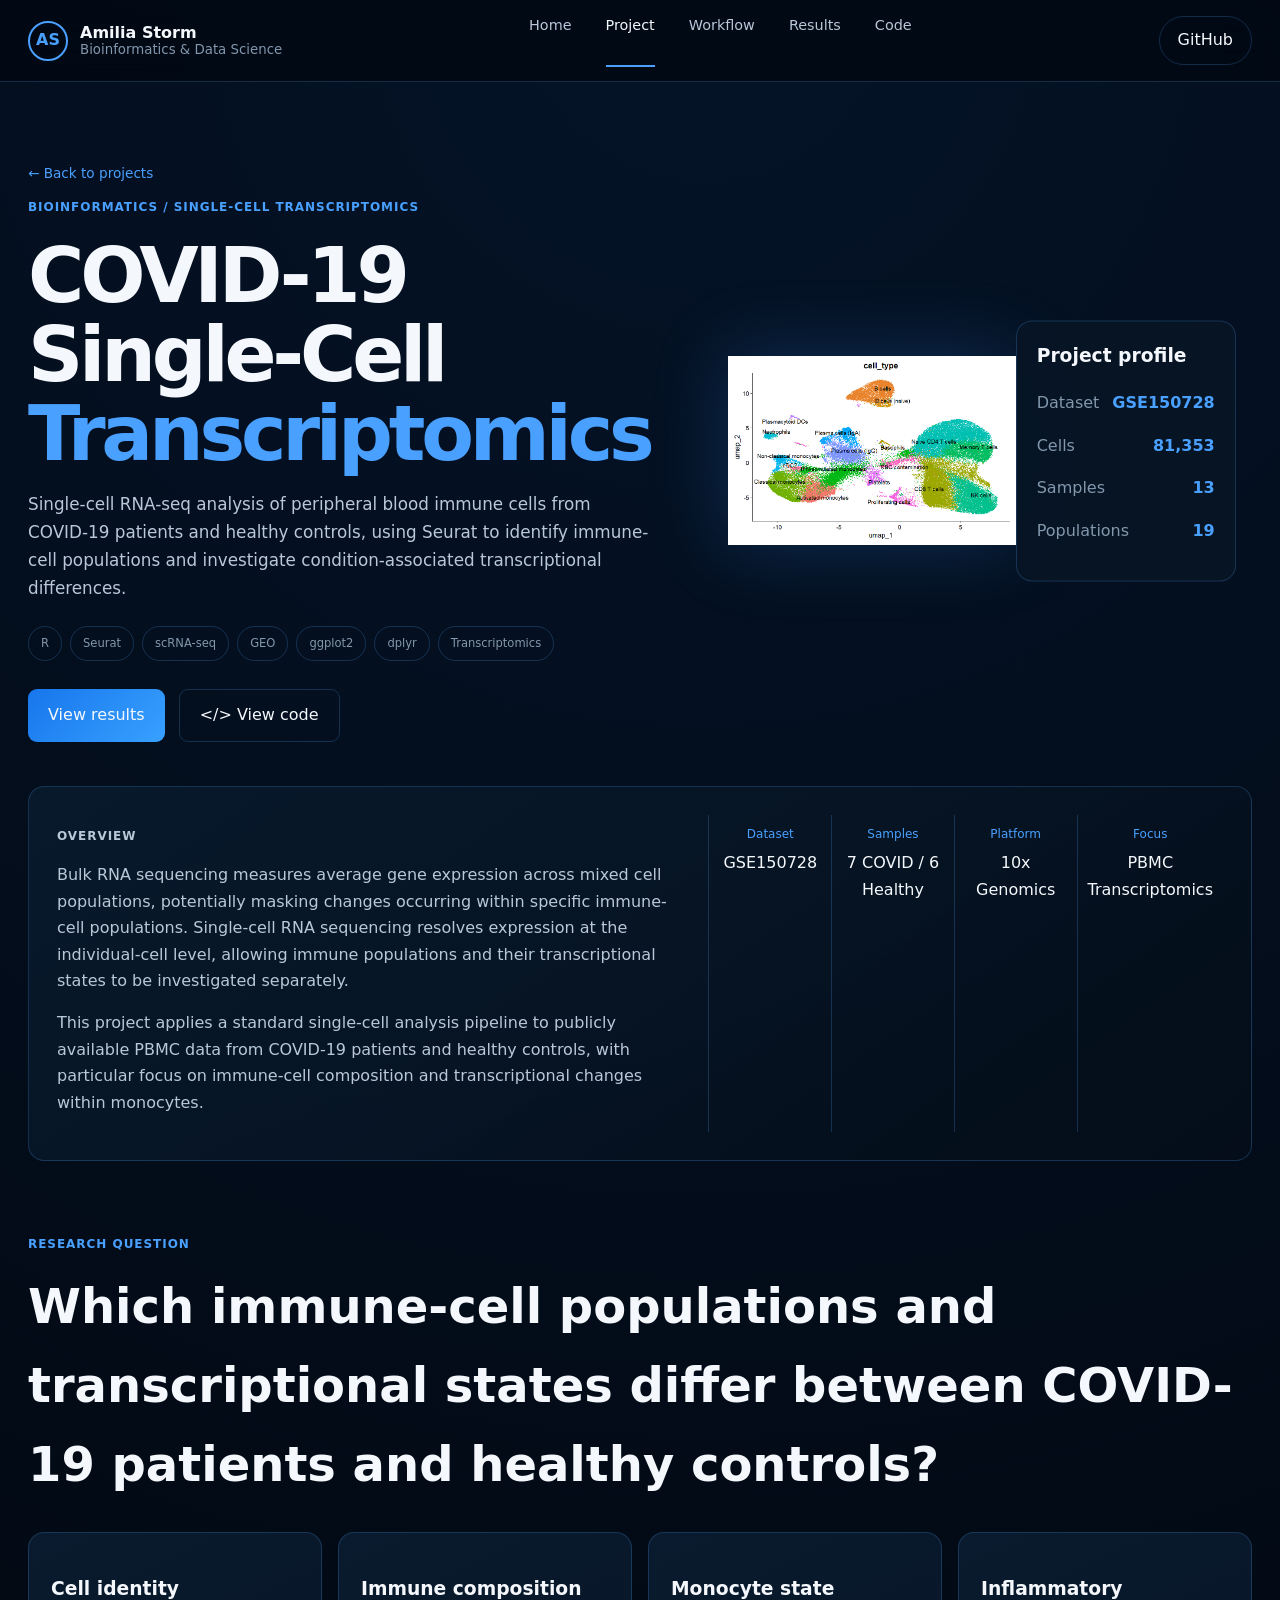
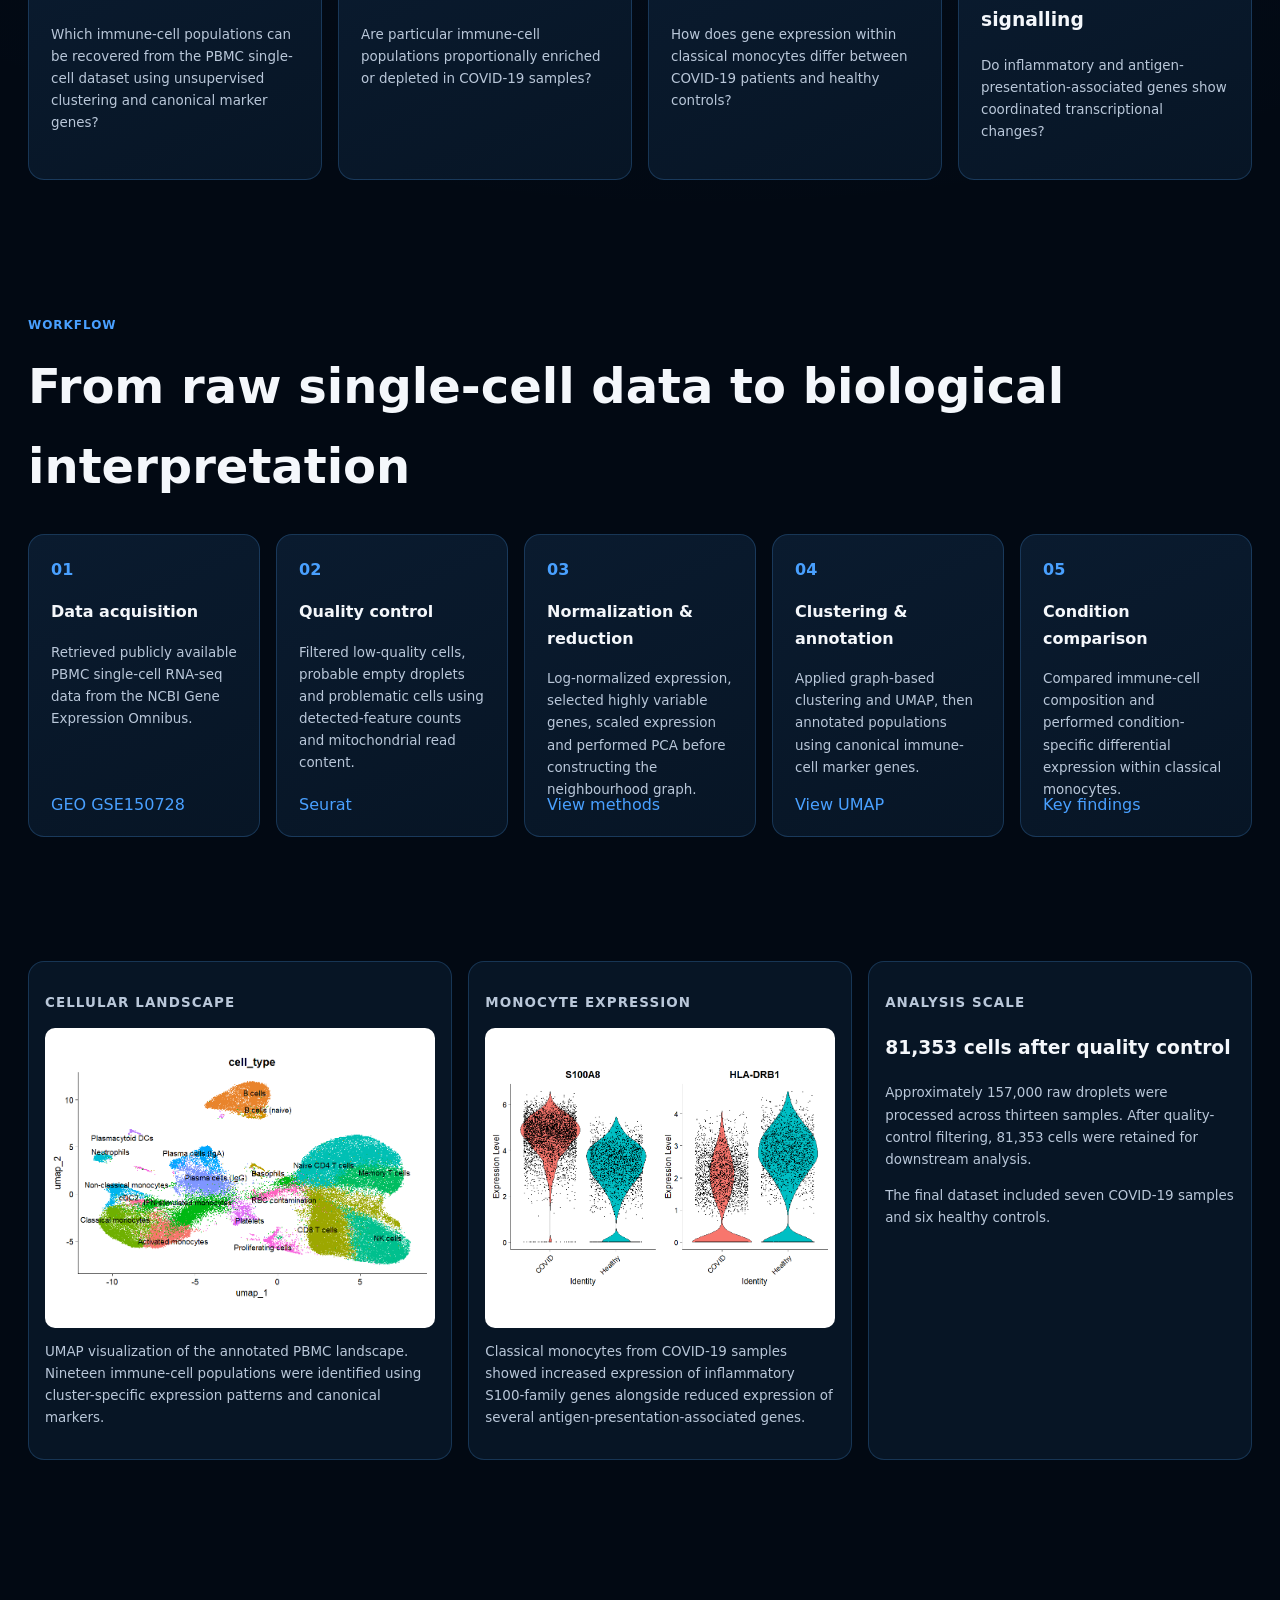
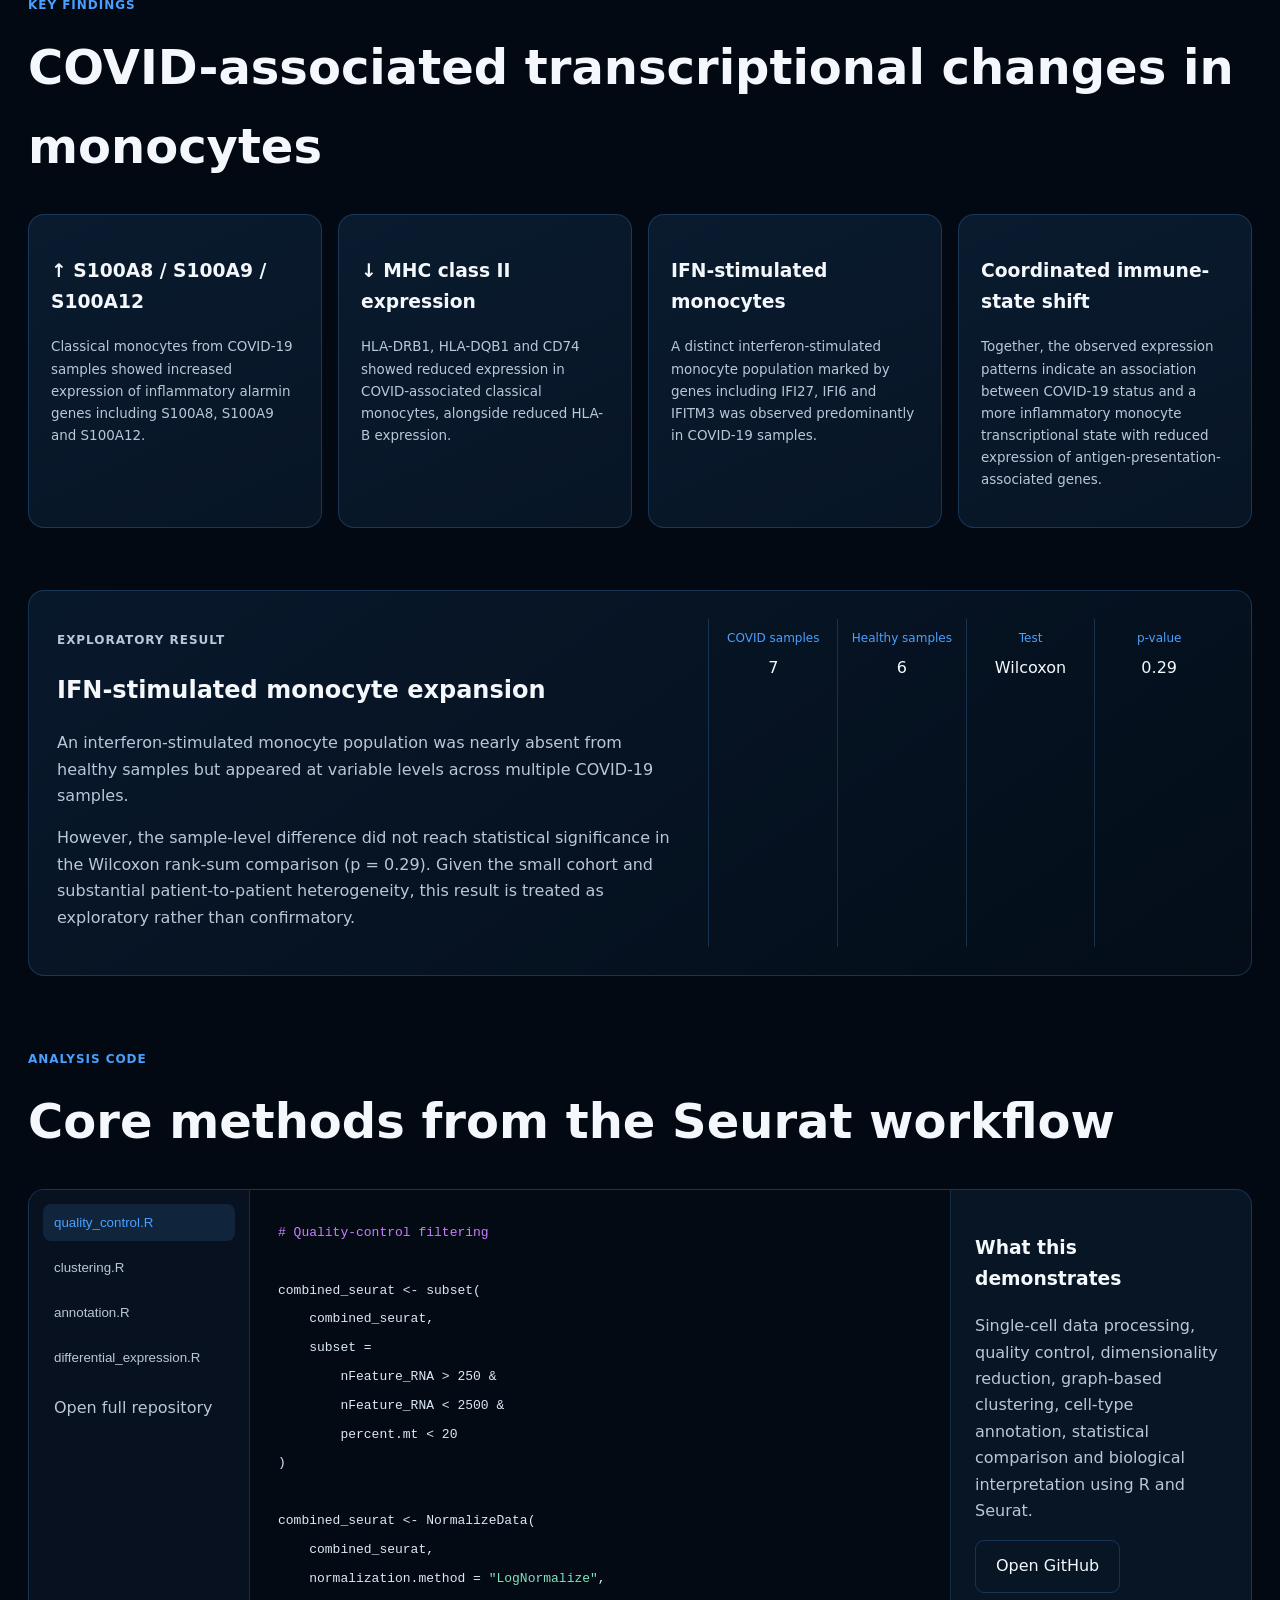
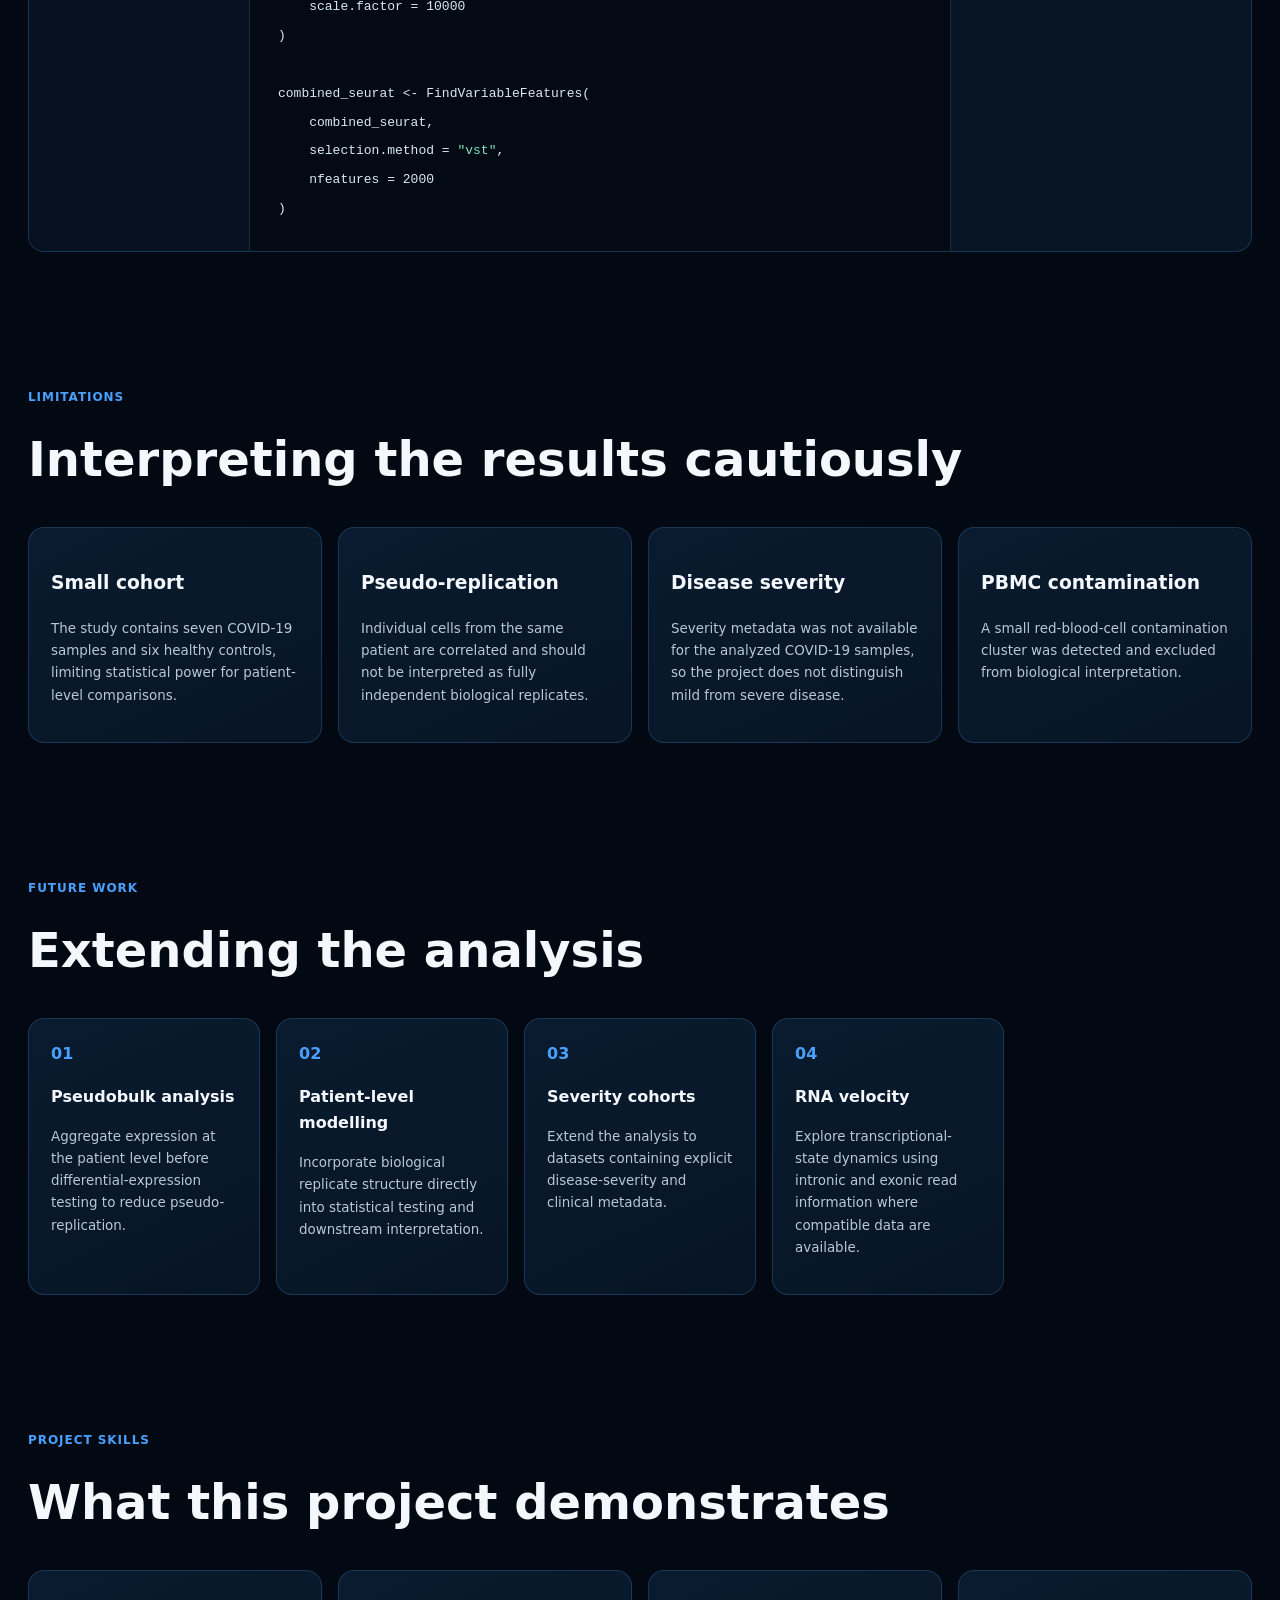
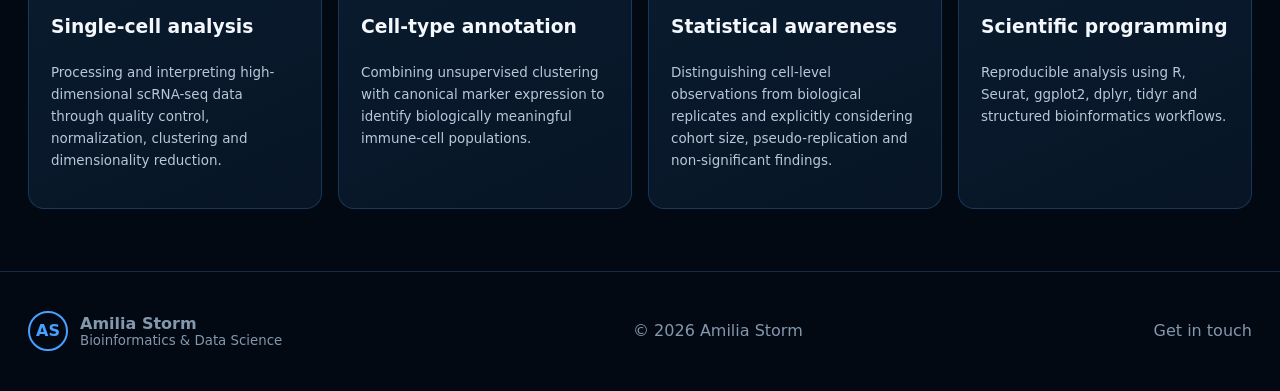
<file: covid19-scrnaseq.html>
<!DOCTYPE html>
<html lang="en">
<head>
  <meta charset="UTF-8" />

  <meta
    name="viewport"
    content="width=device-width, initial-scale=1.0"
  />

  <meta
    name="description"
    content="Single-cell RNA-seq analysis of COVID-19 and healthy PBMCs by Amilia Storm."
  />

  <title>COVID-19 Single-Cell Transcriptomics | Amilia Storm</title>

  <!-- Reuse AGER styling so project pages stay visually consistent -->
  <link rel="stylesheet" href="./ager.css?v=2" />
</head>

<body>

  <!-- =========================================================
       Navigation
  ========================================================== -->

  <header class="topbar" id="top">

    <a class="brand" href="./index.html">
      <span>AS</span>

      <div>
        <strong>Amilia Storm</strong>
        <small>Bioinformatics & Data Science</small>
      </div>
    </a>

    <nav>
      <a href="./index.html">Home</a>
      <a class="active" href="#top">Project</a>
      <a href="#workflow">Workflow</a>
      <a href="#media">Results</a>
      <a href="#code">Code</a>
    </nav>

    <a
      class="github"
      href="https://github.com/AmiliaStorm/covid19-pbmc-scrnaseq"
      target="_blank"
      rel="noopener noreferrer"
    >
      GitHub
    </a>

  </header>


  <main>

    <!-- =========================================================
         Hero
    ========================================================== -->

    <section class="hero shell">

      <div class="hero-copy">

        <a class="back" href="./index.html#projects">
          ← Back to projects
        </a>

        <p class="kicker">
          Bioinformatics / Single-Cell Transcriptomics
        </p>

        <h1>
          COVID-19
          <br />
          Single-Cell
          <span>Transcriptomics</span>
        </h1>

        <p class="lead">
          Single-cell RNA-seq analysis of peripheral blood immune cells
          from COVID-19 patients and healthy controls, using Seurat to
          identify immune-cell populations and investigate
          condition-associated transcriptional differences.
        </p>

        <div class="chips">
          <span>R</span>
          <span>Seurat</span>
          <span>scRNA-seq</span>
          <span>GEO</span>
          <span>ggplot2</span>
          <span>dplyr</span>
          <span>Transcriptomics</span>
        </div>

        <div class="actions">

          <a class="btn primary" href="#media">
            View results
          </a>

          <a
            class="btn"
            href="https://github.com/AmiliaStorm/covid19-pbmc-scrnaseq"
            target="_blank"
            rel="noopener noreferrer"
          >
            &lt;/&gt; View code
          </a>

        </div>

      </div>


      <div class="hero-visual">

        <img
          src="./images/umap_celltypes.png"
          alt="UMAP visualization of annotated PBMC immune cell populations"
        />

        <div class="metric-panel">

          <h3>Project profile</h3>

          <p>
            <span>Dataset</span>
            <strong>GSE150728</strong>
          </p>

          <p>
            <span>Cells</span>
            <strong>81,353</strong>
          </p>

          <p>
            <span>Samples</span>
            <strong>13</strong>
          </p>

          <p>
            <span>Populations</span>
            <strong>19</strong>
          </p>

        </div>

      </div>

    </section>


    <!-- =========================================================
         Overview
    ========================================================== -->

    <section class="overview shell card">

      <div>

        <p class="kicker">
          Overview
        </p>

        <p>
          Bulk RNA sequencing measures average gene expression across
          mixed cell populations, potentially masking changes occurring
          within specific immune-cell populations. Single-cell RNA
          sequencing resolves expression at the individual-cell level,
          allowing immune populations and their transcriptional states
          to be investigated separately.
        </p>

        <p>
          This project applies a standard single-cell analysis pipeline
          to publicly available PBMC data from COVID-19 patients and
          healthy controls, with particular focus on immune-cell
          composition and transcriptional changes within monocytes.
        </p>

      </div>


      <dl>

        <div>
          <dt>Dataset</dt>
          <dd>GSE150728</dd>
        </div>

        <div>
          <dt>Samples</dt>
          <dd>7 COVID / 6 Healthy</dd>
        </div>

        <div>
          <dt>Platform</dt>
          <dd>10x Genomics</dd>
        </div>

        <div>
          <dt>Focus</dt>
          <dd>PBMC Transcriptomics</dd>
        </div>

      </dl>

    </section>


    <!-- =========================================================
         Research Question
    ========================================================== -->

    <section class="shell section">

      <div class="heading">

        <p class="kicker">
          Research question
        </p>

        <h2>
          Which immune-cell populations and transcriptional states
          differ between COVID-19 patients and healthy controls?
        </h2>

      </div>


      <div class="insights">

        <article>

          <h3>Cell identity</h3>

          <p>
            Which immune-cell populations can be recovered from the
            PBMC single-cell dataset using unsupervised clustering
            and canonical marker genes?
          </p>

        </article>


        <article>

          <h3>Immune composition</h3>

          <p>
            Are particular immune-cell populations proportionally
            enriched or depleted in COVID-19 samples?
          </p>

        </article>


        <article>

          <h3>Monocyte state</h3>

          <p>
            How does gene expression within classical monocytes differ
            between COVID-19 patients and healthy controls?
          </p>

        </article>


        <article>

          <h3>Inflammatory signalling</h3>

          <p>
            Do inflammatory and antigen-presentation-associated genes
            show coordinated transcriptional changes?
          </p>

        </article>

      </div>

    </section>


    <!-- =========================================================
         Workflow
    ========================================================== -->

    <section class="shell section" id="workflow">

      <div class="heading">

        <p class="kicker">
          Workflow
        </p>

        <h2>
          From raw single-cell data to biological interpretation
        </h2>

      </div>


      <div class="workflow">

        <!-- 01 -->

        <article>

          <b>01</b>

          <h3>Data acquisition</h3>

          <p>
            Retrieved publicly available PBMC single-cell RNA-seq data
            from the NCBI Gene Expression Omnibus.
          </p>

          <a
            href="https://www.ncbi.nlm.nih.gov/geo/query/acc.cgi?acc=GSE150728"
            target="_blank"
            rel="noopener noreferrer"
          >
            GEO GSE150728
          </a>

        </article>


        <!-- 02 -->

        <article>

          <b>02</b>

          <h3>Quality control</h3>

          <p>
            Filtered low-quality cells, probable empty droplets and
            problematic cells using detected-feature counts and
            mitochondrial read content.
          </p>

          <a
            href="https://satijalab.org/seurat/"
            target="_blank"
            rel="noopener noreferrer"
          >
            Seurat
          </a>

        </article>


        <!-- 03 -->

        <article>

          <b>03</b>

          <h3>Normalization & reduction</h3>

          <p>
            Log-normalized expression, selected highly variable genes,
            scaled expression and performed PCA before constructing
            the neighbourhood graph.
          </p>

          <a
            href="#code"
          >
            View methods
          </a>

        </article>


        <!-- 04 -->

        <article>

          <b>04</b>

          <h3>Clustering & annotation</h3>

          <p>
            Applied graph-based clustering and UMAP, then annotated
            populations using canonical immune-cell marker genes.
          </p>

          <a
            href="#media"
          >
            View UMAP
          </a>

        </article>


        <!-- 05 -->

        <article>

          <b>05</b>

          <h3>Condition comparison</h3>

          <p>
            Compared immune-cell composition and performed
            condition-specific differential expression within
            classical monocytes.
          </p>

          <a
            href="#findings"
          >
            Key findings
          </a>

        </article>

      </div>

    </section>


    <!-- =========================================================
         Results
    ========================================================== -->

    <section
      class="shell section media-grid"
      id="media"
    >

      <!-- UMAP -->

      <article class="media-card">

        <p class="kicker">
          Cellular landscape
        </p>

        <img
          src="./images/umap_celltypes.png"
          alt="UMAP showing annotated immune cell populations"
        />

        <p>
          UMAP visualization of the annotated PBMC landscape.
          Nineteen immune-cell populations were identified using
          cluster-specific expression patterns and canonical markers.
        </p>

      </article>


      <!-- Monocyte Differential Expression -->

      <article class="media-card">

        <p class="kicker">
          Monocyte expression
        </p>

        <img
          src="./images/monocyte_de_violin.png"
          alt="Violin plots comparing monocyte gene expression between COVID-19 and healthy samples"
        />

        <p>
          Classical monocytes from COVID-19 samples showed increased
          expression of inflammatory S100-family genes alongside
          reduced expression of several antigen-presentation-associated
          genes.
        </p>

      </article>


      <!-- Dataset profile -->

      <article class="media-card">

        <p class="kicker">
          Analysis scale
        </p>

        <h3>
          81,353 cells after quality control
        </h3>

        <p>
          Approximately 157,000 raw droplets were processed across
          thirteen samples. After quality-control filtering,
          81,353 cells were retained for downstream analysis.
        </p>

        <p>
          The final dataset included seven COVID-19 samples and
          six healthy controls.
        </p>

      </article>

    </section>


    <!-- =========================================================
         Key Findings
    ========================================================== -->

    <section
      class="shell section"
      id="findings"
    >

      <div class="heading">

        <p class="kicker">
          Key findings
        </p>

        <h2>
          COVID-associated transcriptional changes in monocytes
        </h2>

      </div>


      <div class="insights">

        <!-- S100 -->

        <article>

          <h3>
            ↑ S100A8 / S100A9 / S100A12
          </h3>

          <p>
            Classical monocytes from COVID-19 samples showed increased
            expression of inflammatory alarmin genes including
            S100A8, S100A9 and S100A12.
          </p>

        </article>


        <!-- HLA -->

        <article>

          <h3>
            ↓ MHC class II expression
          </h3>

          <p>
            HLA-DRB1, HLA-DQB1 and CD74 showed reduced expression
            in COVID-associated classical monocytes, alongside
            reduced HLA-B expression.
          </p>

        </article>


        <!-- IFN -->

        <article>

          <h3>
            IFN-stimulated monocytes
          </h3>

          <p>
            A distinct interferon-stimulated monocyte population
            marked by genes including IFI27, IFI6 and IFITM3
            was observed predominantly in COVID-19 samples.
          </p>

        </article>


        <!-- Interpretation -->

        <article>

          <h3>
            Coordinated immune-state shift
          </h3>

          <p>
            Together, the observed expression patterns indicate an
            association between COVID-19 status and a more inflammatory
            monocyte transcriptional state with reduced expression
            of antigen-presentation-associated genes.
          </p>

        </article>

      </div>

    </section>


    <!-- =========================================================
         Exploratory Finding
    ========================================================== -->

    <section class="overview shell card">

      <div>

        <p class="kicker">
          Exploratory result
        </p>

        <h2>
          IFN-stimulated monocyte expansion
        </h2>

        <p>
          An interferon-stimulated monocyte population was nearly absent
          from healthy samples but appeared at variable levels across
          multiple COVID-19 samples.
        </p>

        <p>
          However, the sample-level difference did not reach
          statistical significance in the Wilcoxon rank-sum comparison
          (p = 0.29). Given the small cohort and substantial
          patient-to-patient heterogeneity, this result is treated as
          exploratory rather than confirmatory.
        </p>

      </div>


      <dl>

        <div>
          <dt>COVID samples</dt>
          <dd>7</dd>
        </div>

        <div>
          <dt>Healthy samples</dt>
          <dd>6</dd>
        </div>

        <div>
          <dt>Test</dt>
          <dd>Wilcoxon</dd>
        </div>

        <div>
          <dt>p-value</dt>
          <dd>0.29</dd>
        </div>

      </dl>

    </section>


    <!-- =========================================================
         Code
    ========================================================== -->

    <section
      class="shell section code-section"
      id="code"
    >

      <div class="heading">

        <p class="kicker">
          Analysis code
        </p>

        <h2>
          Core methods from the Seurat workflow
        </h2>

      </div>


      <div class="code-layout">

        <!-- Tabs -->

        <div class="tabs">

          <button
            class="tab active"
            type="button"
            data-tab="qc"
          >
            quality_control.R
          </button>


          <button
            class="tab"
            type="button"
            data-tab="clustering"
          >
            clustering.R
          </button>


          <button
            class="tab"
            type="button"
            data-tab="annotation"
          >
            annotation.R
          </button>


          <button
            class="tab"
            type="button"
            data-tab="de"
          >
            differential_expression.R
          </button>


          <a
            href="https://github.com/AmiliaStorm/covid19-pbmc-scrnaseq"
            target="_blank"
            rel="noopener noreferrer"
          >
            Open full repository
          </a>

        </div>


        <!-- Editor -->

        <div class="editor">

          <!-- QC -->

          <pre
            id="qc"
            class="snippet active"
          ><code><span># Quality-control filtering</span>

combined_seurat &lt;- subset(
    combined_seurat,
    subset =
        nFeature_RNA &gt; 250 &
        nFeature_RNA &lt; 2500 &
        percent.mt &lt; 20
)

combined_seurat &lt;- NormalizeData(
    combined_seurat,
    normalization.method = <em>"LogNormalize"</em>,
    scale.factor = 10000
)

combined_seurat &lt;- FindVariableFeatures(
    combined_seurat,
    selection.method = <em>"vst"</em>,
    nfeatures = 2000
)</code></pre>


          <!-- Clustering -->

          <pre
            id="clustering"
            class="snippet"
          ><code><span># PCA, graph construction and clustering</span>

combined_seurat &lt;- ScaleData(
    combined_seurat
)

combined_seurat &lt;- RunPCA(
    combined_seurat
)

combined_seurat &lt;- FindNeighbors(
    combined_seurat,
    dims = 1:20
)

combined_seurat &lt;- FindClusters(
    combined_seurat,
    resolution = 0.5
)

combined_seurat &lt;- RunUMAP(
    combined_seurat,
    dims = 1:20
)</code></pre>


          <!-- Annotation -->

          <pre
            id="annotation"
            class="snippet"
          ><code><span># Identify cluster marker genes</span>

cluster_markers &lt;- FindAllMarkers(
    combined_seurat,
    only.pos = TRUE
)

DimPlot(
    combined_seurat,
    reduction = <em>"umap"</em>,
    group.by = <em>"cell_type"</em>,
    label = TRUE,
    repel = TRUE
) + NoLegend()</code></pre>


          <!-- Differential expression -->

          <pre
            id="de"
            class="snippet"
          ><code><span># Compare conditions within monocytes</span>

monocyte_de &lt;- FindMarkers(
    monocyte_subset,
    ident.1 = <em>"COVID"</em>,
    ident.2 = <em>"Healthy"</em>,
    group.by = <em>"condition"</em>
)

VlnPlot(
    monocyte_subset,
    features = c(
        <em>"S100A8"</em>,
        <em>"HLA-DRB1"</em>
    ),
    group.by = <em>"condition"</em>,
    pt.size = 0.1
)</code></pre>

        </div>


        <!-- Code side panel -->

        <aside>

          <h3>
            What this demonstrates
          </h3>

          <p>
            Single-cell data processing, quality control,
            dimensionality reduction, graph-based clustering,
            cell-type annotation, statistical comparison and
            biological interpretation using R and Seurat.
          </p>

          <a
            class="btn"
            href="https://github.com/AmiliaStorm/covid19-pbmc-scrnaseq"
            target="_blank"
            rel="noopener noreferrer"
          >
            Open GitHub
          </a>

        </aside>

      </div>

    </section>


    <!-- =========================================================
         Limitations
    ========================================================== -->

    <section class="shell section">

      <div class="heading">

        <p class="kicker">
          Limitations
        </p>

        <h2>
          Interpreting the results cautiously
        </h2>

      </div>


      <div class="insights">

        <article>

          <h3>
            Small cohort
          </h3>

          <p>
            The study contains seven COVID-19 samples and six healthy
            controls, limiting statistical power for patient-level
            comparisons.
          </p>

        </article>


        <article>

          <h3>
            Pseudo-replication
          </h3>

          <p>
            Individual cells from the same patient are correlated and
            should not be interpreted as fully independent biological
            replicates.
          </p>

        </article>


        <article>

          <h3>
            Disease severity
          </h3>

          <p>
            Severity metadata was not available for the analyzed
            COVID-19 samples, so the project does not distinguish
            mild from severe disease.
          </p>

        </article>


        <article>

          <h3>
            PBMC contamination
          </h3>

          <p>
            A small red-blood-cell contamination cluster was detected
            and excluded from biological interpretation.
          </p>

        </article>

      </div>

    </section>


    <!-- =========================================================
         Future Work
    ========================================================== -->

    <section class="shell section">

      <div class="heading">

        <p class="kicker">
          Future work
        </p>

        <h2>
          Extending the analysis
        </h2>

      </div>


      <div class="workflow">

        <article>

          <b>01</b>

          <h3>Pseudobulk analysis</h3>

          <p>
            Aggregate expression at the patient level before
            differential-expression testing to reduce
            pseudo-replication.
          </p>

        </article>


        <article>

          <b>02</b>

          <h3>Patient-level modelling</h3>

          <p>
            Incorporate biological replicate structure directly into
            statistical testing and downstream interpretation.
          </p>

        </article>


        <article>

          <b>03</b>

          <h3>Severity cohorts</h3>

          <p>
            Extend the analysis to datasets containing explicit
            disease-severity and clinical metadata.
          </p>

        </article>


        <article>

          <b>04</b>

          <h3>RNA velocity</h3>

          <p>
            Explore transcriptional-state dynamics using intronic
            and exonic read information where compatible data
            are available.
          </p>

        </article>

      </div>

    </section>


    <!-- =========================================================
         Project Insights
    ========================================================== -->

    <section class="shell section">

      <div class="heading">

        <p class="kicker">
          Project skills
        </p>

        <h2>
          What this project demonstrates
        </h2>

      </div>


      <div class="insights">

        <article>

          <h3>
            Single-cell analysis
          </h3>

          <p>
            Processing and interpreting high-dimensional scRNA-seq data
            through quality control, normalization, clustering and
            dimensionality reduction.
          </p>

        </article>


        <article>

          <h3>
            Cell-type annotation
          </h3>

          <p>
            Combining unsupervised clustering with canonical marker
            expression to identify biologically meaningful immune-cell
            populations.
          </p>

        </article>


        <article>

          <h3>
            Statistical awareness
          </h3>

          <p>
            Distinguishing cell-level observations from biological
            replicates and explicitly considering cohort size,
            pseudo-replication and non-significant findings.
          </p>

        </article>


        <article>

          <h3>
            Scientific programming
          </h3>

          <p>
            Reproducible analysis using R, Seurat, ggplot2, dplyr,
            tidyr and structured bioinformatics workflows.
          </p>

        </article>

      </div>

    </section>

  </main>


  <!-- =========================================================
       Footer
  ========================================================== -->

  <footer>

    <a class="brand" href="#top">

      <span>AS</span>

      <div>
        <strong>Amilia Storm</strong>
        <small>Bioinformatics & Data Science</small>
      </div>

    </a>

    <p>
      © 2026 Amilia Storm
    </p>

    <a href="mailto:AmiliaSt@hotmail.com">
      Get in touch
    </a>

  </footer>


  <!-- Reuse the existing project-page tab functionality -->
  <script src="./ager.js?v=2"></script>

</body>
</html>
</file>
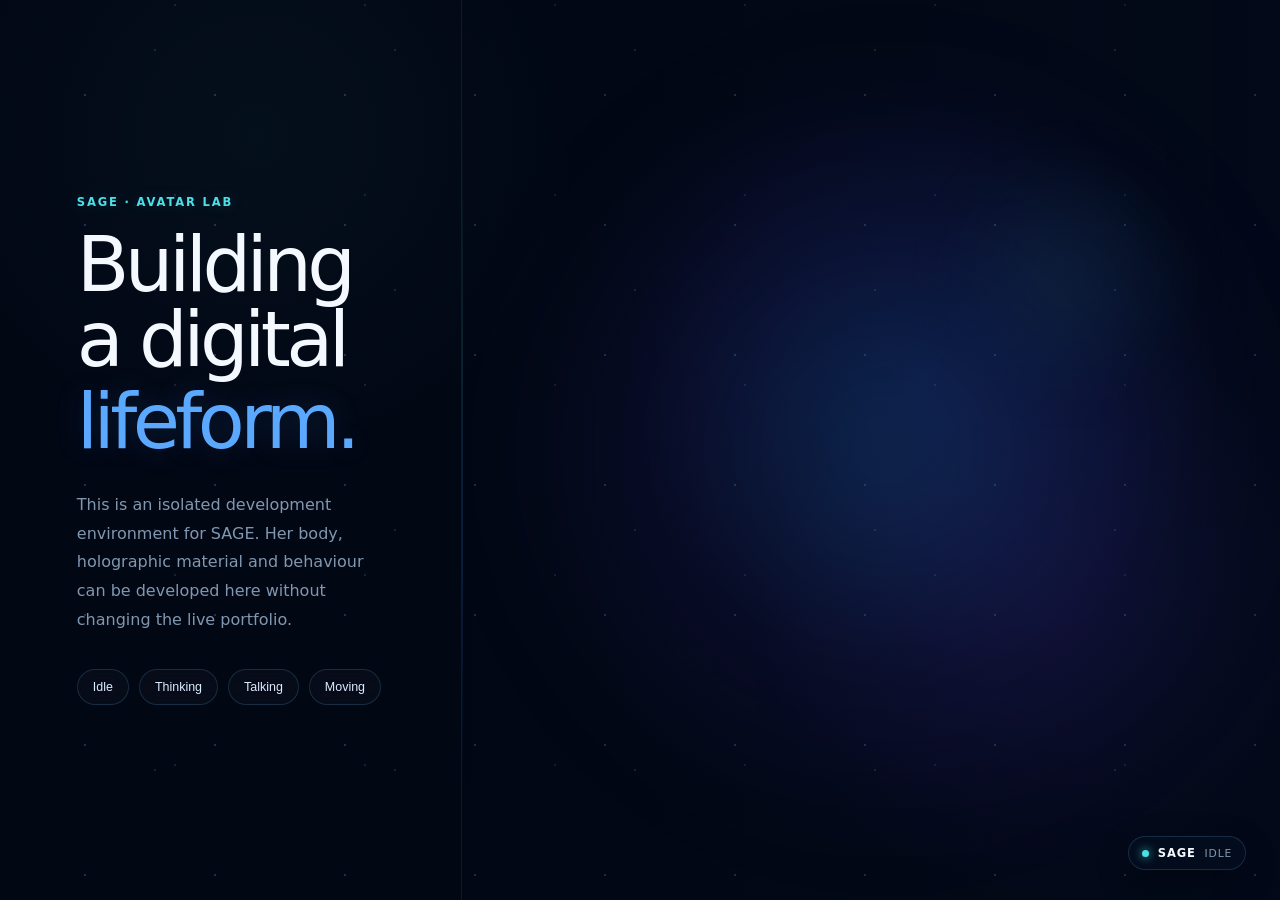
<file: sage-avatar-test.html>
<!DOCTYPE html>
<html lang="en">
<head>
  <meta charset="UTF-8" />

  <meta
    name="viewport"
    content="width=device-width, initial-scale=1.0"
  />

  <title>SAGE Avatar Lab</title>

  <script type="importmap">
  {
    "imports": {
      "three": "https://cdn.jsdelivr.net/npm/three@0.180.0/build/three.module.js"
    }
  }
  </script>

  <link
    rel="stylesheet"
    href="./sage-avatar.css?v=1"
  />
</head>

<body>

  <main class="sage-lab">

    <!-- ======================================
         Left side
         ====================================== -->

    <section class="sage-lab__copy">

      <p class="sage-lab__eyebrow">
        SAGE · AVATAR LAB
      </p>

      <h1>
        Building a digital
        <span>lifeform.</span>
      </h1>

      <p class="sage-lab__description">
        This is an isolated development environment for SAGE.
        Her body, holographic material and behaviour can be
        developed here without changing the live portfolio.
      </p>


      <!-- State testing -->

      <div class="sage-lab__states">

        <button
          type="button"
          data-sage-state="idle"
        >
          Idle
        </button>

        <button
          type="button"
          data-sage-state="thinking"
        >
          Thinking
        </button>

        <button
          type="button"
          data-sage-state="talking"
        >
          Talking
        </button>

        <button
          type="button"
          data-sage-state="moving"
        >
          Moving
        </button>

      </div>

    </section>



    <!-- ======================================
         SAGE preview
         ====================================== -->

    <section
      class="sage-avatar-stage"
      aria-label="SAGE avatar development preview"
    >

      <div
        class="sage-avatar-stage__glow"
        aria-hidden="true"
      ></div>


      <!-- Three.js gets mounted here -->

      <div
        class="sage-avatar-mount"
        id="sageAvatarMount"
        aria-hidden="true"
      ></div>


      <!-- Debug/status indicator -->

      <div class="sage-avatar-stage__status">

        <span
          class="sage-avatar-stage__status-dot"
          aria-hidden="true"
        ></span>

        <strong>
          SAGE
        </strong>

        <small id="sageStateLabel">
          IDLE
        </small>

      </div>

    </section>

  </main>


  <!-- ========================================
       SAGE WebGL renderer
       ======================================== -->

  <script
  type="module"
  src="./sage-avatar.js?v=3"
></script>

  <!-- ========================================
       Development state controls
       ======================================== -->

  <script>

    document.addEventListener(
      "click",
      (event) => {

        const button =
          event.target.closest(
            "[data-sage-state]"
          );


        if (
          !button ||
          !window.SAGEAvatar
        ) {
          return;
        }


        const state =
          button.dataset.sageState;


        window.SAGEAvatar.setState(
          state
        );


        const label =
          document.getElementById(
            "sageStateLabel"
          );


        if (label) {
          label.textContent =
            state.toUpperCase();
        }

      }
    );

  </script>

</body>
</html>
</file>
<file: ager.css>
:root {
  --bg: #020913;
  --surface: #071525;
  --surface-2: #0a1b2f;

  --border: rgba(78, 154, 232, 0.24);

  --blue: #49a0ff;
  --text: #f4f7fb;
  --soft: #b9c7d9;
  --muted: #8397ad;

  --radius: 16px;
}

* {
  box-sizing: border-box;
}

html {
  scroll-behavior: smooth;
}

body {
  margin: 0;

  background:
    radial-gradient(
      circle at 55% 0,
      rgba(35, 125, 255, 0.09),
      transparent 27%
    ),
    var(--bg);

  color: var(--text);

  font-family:
    Inter,
    system-ui,
    -apple-system,
    BlinkMacSystemFont,
    "Segoe UI",
    sans-serif;

  line-height: 1.65;
}

a {
  color: inherit;
  text-decoration: none;
}

img {
  display: block;
  max-width: 100%;
}

.shell {
  width: min(1440px, calc(100% - 56px));
  margin: auto;
}

/* Navigation */

.topbar {
  position: sticky;
  top: 0;
  z-index: 20;

  display: flex;
  align-items: center;

  height: 82px;
  padding:
    0
    max(28px, calc((100vw - 1440px) / 2));

  border-bottom: 1px solid var(--border);
  background: rgba(2, 9, 19, 0.88);

  backdrop-filter: blur(18px);
}

.brand {
  display: flex;
  align-items: center;
  gap: 12px;
}

.brand > span {
  display: grid;
  place-items: center;

  width: 40px;
  height: 40px;

  border: 2px solid var(--blue);
  border-radius: 50%;

  color: var(--blue);
  font-weight: 800;
}

.brand div {
  display: flex;
  flex-direction: column;
  line-height: 1.2;
}

.brand small {
  color: var(--muted);
}

nav {
  display: flex;
  gap: 34px;
  margin: auto;
}

nav a {
  color: var(--soft);
  font-size: 0.9rem;
}

nav .active {
  padding-bottom: 27px;

  border-bottom: 2px solid var(--blue);
  color: var(--text);
}

.github {
  padding: 10px 18px;

  border: 1px solid var(--border);
  border-radius: 999px;
}

/* Hero */

.hero {
  display: grid;
  grid-template-columns: 1.03fr 0.97fr;
  align-items: center;
  gap: 58px;

  padding: 78px 0 44px;
}

.back {
  color: var(--blue);
  font-size: 0.85rem;
}

.kicker {
  color: var(--blue);
  font-size: 0.75rem;
  font-weight: 800;
  letter-spacing: 0.08em;
  text-transform: uppercase;
}

.hero h1 {
  margin: 18px 0;

  font-size: clamp(3.3rem, 6vw, 6rem);
  line-height: 1.03;
  letter-spacing: -0.055em;
}

.hero h1 span {
  color: var(--blue);
}

.lead {
  max-width: 710px;

  color: var(--soft);
  font-size: 1.05rem;
}

.chips {
  display: flex;
  flex-wrap: wrap;
  gap: 8px;

  margin: 24px 0;
}

.chips span {
  padding: 7px 12px;

  border: 1px solid var(--border);
  border-radius: 999px;

  color: var(--muted);
  font-size: 0.72rem;
}

.actions {
  display: flex;
  gap: 14px;

  margin-top: 28px;
}

.btn {
  display: inline-flex;
  align-items: center;
  justify-content: center;

  padding: 12px 20px;

  border: 1px solid var(--border);
  border-radius: 9px;
}

.primary {
  border: 0;
  background:
    linear-gradient(
      135deg,
      #1776ec,
      #38a1ff
    );
}

.hero-visual {
  position: relative;

  display: flex;
  align-items: center;

  min-height: 520px;
  padding: 20px 220px 20px 20px;
}

.hero-visual > img {
  max-height: 460px;
  margin: auto;

  filter:
    drop-shadow(
      0 0 36px rgba(49, 149, 255, 0.22)
    );
}

.metric-panel {
  position: absolute;
  top: 50%;
  right: 0;

  width: 220px;
  padding: 20px;

  border: 1px solid var(--border);
  border-radius: var(--radius);
  background: rgba(7, 21, 37, 0.92);

  transform: translateY(-50%);
}

.metric-panel h3 {
  margin-top: 0;
}

.metric-panel p {
  display: flex;
  justify-content: space-between;

  color: var(--muted);
}

.metric-panel strong {
  color: var(--blue);
}

/* Overview */

.card {
  border: 1px solid var(--border);
  border-radius: var(--radius);

  background:
    linear-gradient(
      145deg,
      rgba(9, 27, 47, 0.9),
      rgba(4, 14, 25, 0.95)
    );
}

.overview {
  display: grid;
  grid-template-columns: 1.2fr 1fr;
  gap: 34px;

  padding: 28px;
}

.overview p {
  color: var(--soft);
}

dl {
  display: grid;
  grid-template-columns: repeat(4, 1fr);

  margin: 0;
}

dl div {
  padding: 10px;

  border-left: 1px solid var(--border);
  text-align: center;
}

dt {
  color: var(--blue);
  font-size: 0.75rem;
}

dd {
  margin: 6px 0 0;
}

/* General sections */

.section {
  padding: 62px 0;
}

.heading h2 {
  margin: 0 0 28px;

  font-size: clamp(2rem, 4vw, 3rem);
}

/* Workflow */

.workflow {
  display: grid;
  grid-template-columns: repeat(5, 1fr);
  gap: 16px;
}

.workflow article,
.insights article {
  position: relative;

  padding: 22px;

  border: 1px solid var(--border);
  border-radius: var(--radius);

  background:
    linear-gradient(
      155deg,
      var(--surface-2),
      var(--surface)
    );
}

.workflow article {
  min-height: 250px;
}

.workflow b {
  color: var(--blue);
}

.workflow h3 {
  font-size: 1rem;
}

.workflow p,
.media-card p,
.insights p {
  color: var(--soft);
  font-size: 0.84rem;
}

.workflow a {
  position: absolute;
  bottom: 18px;

  color: var(--blue);
}

/* Media */

.media-grid {
  display: grid;
  grid-template-columns: 1.05fr 0.95fr 0.95fr;
  gap: 16px;
}

.media-card {
  padding: 16px;

  border: 1px solid var(--border);
  border-radius: var(--radius);
  background: var(--surface);
}

.media-card img {
  width: 100%;
  height: 300px;

  border-radius: 10px;
  background: #ffffff;

  object-fit: contain;
}

.video-placeholder {
  display: flex;
  align-items: center;
  justify-content: center;
  flex-direction: column;

  height: 300px;

  border-radius: 10px;

  background:
    radial-gradient(
      circle,
      rgba(55, 154, 255, 0.18),
      transparent 36%
    ),
    #030b15;

  text-align: center;
}

.project-video {
  display: block;

  width: 100%;
  height: 300px;

  border-radius: 10px;
  background: #000000;

  object-fit: cover;
}

.play {
  display: grid;
  place-items: center;

  width: 72px;
  height: 72px;
  margin-bottom: 14px;

  border: 2px solid var(--blue);
  border-radius: 50%;

  font-size: 1.5rem;
}

.video-placeholder span {
  color: var(--muted);
  font-size: 0.78rem;
}

/* Model gallery */

.gallery {
  display: grid;
  grid-template-columns: repeat(5, 1fr);
  gap: 12px;
}

.gallery figure {
  margin: 0;
  padding: 10px;

  border: 1px solid var(--border);
  border-radius: 12px;
  background: var(--surface);
}

.gallery img {
  width: 100%;
  height: 180px;

  background: #ffffff;

  object-fit: contain;
}

.gallery figcaption {
  padding-top: 8px;

  color: var(--muted);
  font-size: 0.75rem;
  text-align: center;
}

/* Code */

.code-layout {
  display: grid;
  grid-template-columns: 220px 1fr 300px;

  overflow: hidden;

  border: 1px solid var(--border);
  border-radius: var(--radius);
  background: var(--surface);
}

.tabs {
  display: flex;
  flex-direction: column;
  gap: 8px;

  padding: 14px;

  background: #07111f;
}

.tab,
.tabs a {
  padding: 11px;

  border: 0;
  border-radius: 8px;
  background: transparent;

  color: var(--soft);
  text-align: left;

  cursor: pointer;
}

.tab.active,
.tab:hover,
.tabs a:hover {
  background: #10243c;
  color: var(--blue);
}

.editor {
  min-height: 410px;

  border-right: 1px solid var(--border);
  border-left: 1px solid var(--border);
  background: #030a13;
}

pre {
  margin: 0;
  padding: 28px;
  overflow: auto;

  color: #dce8f6;

  font-family:
    "Cascadia Code",
    Consolas,
    monospace;

  line-height: 1.8;
}

.snippet {
  display: none;
}

.snippet.active {
  display: block;
}

.snippet span {
  color: #cb7cff;
}

.snippet em {
  color: #7ce4bc;
  font-style: normal;
}

.code-layout aside {
  padding: 24px;
}

.code-layout aside p {
  color: var(--soft);
}

/* Insights */

.insights {
  display: grid;
  grid-template-columns: repeat(4, 1fr);
  gap: 16px;
}

/* Footer */

footer {
  display: flex;
  align-items: center;
  justify-content: space-between;

  min-height: 120px;
  padding:
    26px
    max(28px, calc((100vw - 1440px) / 2));

  border-top: 1px solid var(--border);

  color: var(--muted);
}

/* Responsive */

@media (max-width: 1050px) {
  nav {
    display: none;
  }

  .hero {
    grid-template-columns: 1fr;
  }

  .hero-visual {
    padding-right: 0;
  }

  .metric-panel {
    position: static;

    width: 100%;
    margin-left: 18px;

    transform: none;
  }

  .workflow {
    grid-template-columns: repeat(2, 1fr);
  }

  .media-grid {
    grid-template-columns: 1fr;
  }

  .gallery {
    grid-template-columns: repeat(2, 1fr);
  }

  .code-layout {
    grid-template-columns: 1fr;
  }

  .editor {
    border: 0;
  }

  .insights {
    grid-template-columns: repeat(2, 1fr);
  }
}

@media (max-width: 650px) {
  .shell {
    width: min(100% - 28px, 1440px);
  }

  .hero h1 {
    font-size: 3.2rem;
  }

  .overview {
    grid-template-columns: 1fr;
  }

  dl {
    grid-template-columns: repeat(2, 1fr);
  }

  .workflow,
  .gallery,
  .insights {
    grid-template-columns: 1fr;
  }

  .hero-visual {
    display: block;
  }

  .metric-panel {
    margin: 18px 0 0;
  }

  .actions {
    flex-direction: column;
  }

  footer {
    flex-direction: column;
    gap: 20px;
  }
}
</file>
<file: bee.css>
:root {
  --bg: #020913;
  --surface: #071525;
  --surface-2: #0a1b2f;

  --border: rgba(78, 154, 232, 0.24);

  --blue: #49a0ff;
  --cyan: #4fd9df;
  --yellow: #f4c84a;

  --text: #f4f7fb;
  --soft: #b9c7d9;
  --muted: #8397ad;

  --radius: 16px;
}

* {
  box-sizing: border-box;
}

html {
  scroll-behavior: smooth;
}

body {
  margin: 0;

  background:
    radial-gradient(
      circle at 55% 0,
      rgba(35, 125, 255, 0.09),
      transparent 27%
    ),
    var(--bg);

  color: var(--text);

  font-family:
    Inter,
    system-ui,
    -apple-system,
    BlinkMacSystemFont,
    "Segoe UI",
    sans-serif;

  line-height: 1.65;
}

a {
  color: inherit;
  text-decoration: none;
}

img {
  display: block;
  max-width: 100%;
}

.shell {
  width: min(1440px, calc(100% - 56px));
  margin: auto;
}

/* Navigation */

.topbar {
  position: sticky;
  top: 0;
  z-index: 20;

  display: flex;
  align-items: center;

  height: 82px;
  padding:
    0
    max(28px, calc((100vw - 1440px) / 2));

  border-bottom: 1px solid var(--border);
  background: rgba(2, 9, 19, 0.88);

  backdrop-filter: blur(18px);
}

.brand {
  display: flex;
  align-items: center;
  gap: 12px;
}

.brand > span {
  display: grid;
  place-items: center;

  width: 40px;
  height: 40px;

  border: 2px solid var(--blue);
  border-radius: 50%;

  color: var(--blue);
  font-weight: 800;
}

.brand div {
  display: flex;
  flex-direction: column;
  line-height: 1.2;
}

.brand small {
  color: var(--muted);
}

nav {
  display: flex;
  gap: 34px;
  margin: auto;
}

nav a {
  color: var(--soft);
  font-size: 0.9rem;
}

nav .active {
  padding-bottom: 27px;

  border-bottom: 2px solid var(--blue);
  color: var(--text);
}

.github {
  padding: 10px 18px;

  border: 1px solid var(--border);
  border-radius: 999px;
}

/* Hero */

.hero {
  display: grid;
  grid-template-columns: 1fr 1fr;
  align-items: center;
  gap: 58px;

  padding: 78px 0 44px;
}

.back {
  color: var(--blue);
  font-size: 0.85rem;
}

.kicker {
  color: var(--blue);
  font-size: 0.75rem;
  font-weight: 800;
  letter-spacing: 0.08em;
  text-transform: uppercase;
}

.hero h1 {
  margin: 18px 0;

  font-size: clamp(3.3rem, 6vw, 6rem);
  line-height: 1.03;
  letter-spacing: -0.055em;
}

.hero h1 span {
  color: var(--blue);
}

.lead {
  max-width: 710px;

  color: var(--soft);
  font-size: 1.05rem;
}

.chips {
  display: flex;
  flex-wrap: wrap;
  gap: 8px;

  margin: 24px 0;
}

.chips span {
  padding: 7px 12px;

  border: 1px solid var(--border);
  border-radius: 999px;

  color: var(--muted);
  font-size: 0.72rem;
}

.actions {
  display: flex;
  gap: 14px;

  margin-top: 28px;
}

.btn {
  display: inline-flex;
  align-items: center;
  justify-content: center;

  padding: 12px 20px;

  border: 1px solid var(--border);
  border-radius: 9px;
}

.primary {
  border: 0;

  background:
    linear-gradient(
      135deg,
      #1776ec,
      #38a1ff
    );
}

/* Hero visual */

.hero-visual {
  position: relative;

  min-height: 520px;
  padding-right: 220px;
}

.application-preview {
  display: flex;
  align-items: center;
  height: 100%;
}

.preview-window {
  overflow: hidden;

  width: 100%;

  border: 1px solid var(--border);
  border-radius: 18px;

  background: var(--surface);

  box-shadow:
    0 30px 90px rgba(0, 0, 0, 0.35),
    0 0 45px rgba(73, 160, 255, 0.1);
}

.window-bar {
  display: flex;
  align-items: center;
  gap: 7px;

  min-height: 42px;
  padding: 0 15px;

  border-bottom: 1px solid var(--border);
  background: #09121e;
}

.window-bar span {
  width: 9px;
  height: 9px;

  border-radius: 50%;
  background: var(--muted);
  opacity: 0.55;
}

.window-bar p {
  margin: 0 auto;

  color: var(--muted);
  font-size: 0.72rem;
}

.preview-content {
  padding: 12px;
}

.preview-content img {
  width: 100%;
  min-height: 390px;

  border-radius: 10px;

  object-fit: cover;
  object-position: center;
}

.metric-panel {
  position: absolute;
  top: 50%;
  right: 0;

  width: 220px;
  padding: 20px;

  border: 1px solid var(--border);
  border-radius: var(--radius);

  background: rgba(7, 21, 37, 0.94);

  transform: translateY(-50%);
}

.metric-panel h3 {
  margin-top: 0;
}

.metric-panel p {
  display: flex;
  justify-content: space-between;

  color: var(--muted);
}

.metric-panel strong {
  color: var(--blue);
}

/* Overview */

.card {
  border: 1px solid var(--border);
  border-radius: var(--radius);

  background:
    linear-gradient(
      145deg,
      rgba(9, 27, 47, 0.9),
      rgba(4, 14, 25, 0.95)
    );
}

.overview {
  display: grid;
  grid-template-columns: 1.2fr 1fr;
  gap: 34px;

  padding: 28px;
}

.overview p {
  color: var(--soft);
}

dl {
  display: grid;
  grid-template-columns: repeat(4, 1fr);

  margin: 0;
}

dl div {
  padding: 10px;

  border-left: 1px solid var(--border);
  text-align: center;
}

dt {
  color: var(--blue);
  font-size: 0.75rem;
}

dd {
  margin: 6px 0 0;
}

/* General sections */

.section {
  padding: 62px 0;
}

.heading h2 {
  margin: 0 0 28px;

  font-size: clamp(2rem, 4vw, 3rem);
}

/* Workflow */

.workflow {
  display: grid;
  grid-template-columns: repeat(5, 1fr);
  gap: 16px;
}

.workflow article {
  position: relative;

  min-height: 255px;
  padding: 22px;

  border: 1px solid var(--border);
  border-radius: var(--radius);

  background:
    linear-gradient(
      155deg,
      var(--surface-2),
      var(--surface)
    );
}

.workflow b {
  color: var(--blue);
}

.workflow h3 {
  font-size: 1rem;
}

.workflow p {
  color: var(--soft);
  font-size: 0.84rem;
}

.workflow span {
  position: absolute;
  bottom: 18px;

  color: var(--blue);
  font-size: 0.75rem;
}

/* Species */

.species-grid {
  display: grid;
  grid-template-columns: repeat(3, 1fr);
  gap: 16px;
}

.species-grid article {
  padding: 24px;

  border: 1px solid var(--border);
  border-radius: var(--radius);

  background:
    linear-gradient(
      145deg,
      var(--surface-2),
      var(--surface)
    );
}

.species-icon {
  display: grid;
  place-items: center;

  width: 46px;
  height: 46px;

  border: 1px solid rgba(244, 200, 74, 0.35);
  border-radius: 12px;

  background: rgba(244, 200, 74, 0.06);

  color: var(--yellow);
  font-weight: 800;
}

.species-grid h3 {
  margin-bottom: 3px;
}

.species-grid em {
  color: var(--blue);
}

.species-grid p {
  color: var(--muted);
}

/* Media */

.media-grid {
  display: grid;
  grid-template-columns: 1.05fr 0.95fr 0.95fr;
  gap: 16px;
}

.media-card {
  padding: 16px;

  border: 1px solid var(--border);
  border-radius: var(--radius);

  background: var(--surface);
}

.media-card img {
  width: 100%;
  height: 300px;

  border-radius: 10px;
  background: #ffffff;

  object-fit: contain;
}

.media-card > p:last-child {
  color: var(--soft);
  font-size: 0.84rem;
}

.video-placeholder {
  display: flex;
  align-items: center;
  justify-content: center;
  flex-direction: column;

  height: 300px;

  border-radius: 10px;

  background:
    radial-gradient(
      circle,
      rgba(55, 154, 255, 0.18),
      transparent 36%
    ),
    #030b15;

  text-align: center;
}

.project-video {
  display: block;

  width: 100%;
  height: 300px;

  border-radius: 10px;
  background: #000000;

  object-fit: cover;
}

.play {
  display: grid;
  place-items: center;

  width: 72px;
  height: 72px;
  margin-bottom: 14px;

  border: 2px solid var(--blue);
  border-radius: 50%;

  font-size: 1.5rem;
}

.video-placeholder span {
  color: var(--muted);
  font-size: 0.78rem;
}

/* Decision diagram */

.decision-diagram {
  display: flex;
  align-items: center;
  justify-content: center;
  flex-direction: column;

  min-height: 300px;

  border-radius: 10px;

  background:
    radial-gradient(
      circle,
      rgba(73, 160, 255, 0.1),
      transparent 55%
    ),
    #030b15;
}

.decision-diagram div {
  min-width: 160px;
  padding: 9px 15px;

  border: 1px solid var(--border);
  border-radius: 999px;

  color: var(--soft);
  text-align: center;
}

.decision-diagram span {
  margin: 4px 0;

  color: var(--blue);
}

/* Architecture */

.architecture-grid {
  display: grid;
  grid-template-columns: repeat(4, 1fr);
  gap: 16px;
}

.architecture-grid article {
  min-height: 235px;
  padding: 24px;

  border: 1px solid var(--border);
  border-radius: var(--radius);

  background:
    linear-gradient(
      145deg,
      var(--surface-2),
      var(--surface)
    );
}

.architecture-grid article > span {
  color: var(--blue);
  font-size: 0.75rem;
  font-weight: 800;
}

.architecture-grid p {
  color: var(--soft);
  font-size: 0.84rem;
}

.architecture-grid strong {
  color: var(--blue);
  font-size: 0.76rem;
}

/* Code */

.code-layout {
  display: grid;
  grid-template-columns: 220px 1fr 300px;

  overflow: hidden;

  border: 1px solid var(--border);
  border-radius: var(--radius);

  background: var(--surface);
}

.tabs {
  display: flex;
  flex-direction: column;
  gap: 8px;

  padding: 14px;

  background: #07111f;
}

.tab {
  padding: 11px;

  border: 0;
  border-radius: 8px;

  background: transparent;

  color: var(--soft);
  text-align: left;

  cursor: pointer;
}

.tab.active,
.tab:hover {
  background: #10243c;
  color: var(--blue);
}

.editor {
  min-height: 490px;

  border-right: 1px solid var(--border);
  border-left: 1px solid var(--border);

  background: #030a13;
}

pre {
  margin: 0;
  padding: 28px;
  overflow: auto;

  color: #dce8f6;

  font-family:
    "Cascadia Code",
    Consolas,
    monospace;

  font-size: 0.82rem;
  line-height: 1.8;
}

.snippet {
  display: none;
}

.snippet.active {
  display: block;
}

.snippet span {
  color: #cb7cff;
}

.snippet em {
  color: #7ce4bc;
  font-style: normal;
}

.code-layout aside {
  padding: 24px;
}

.code-layout aside p {
  color: var(--soft);
}

/* Insights */

.insights {
  display: grid;
  grid-template-columns: repeat(4, 1fr);
  gap: 16px;
}

.insights article {
  padding: 22px;

  border: 1px solid var(--border);
  border-radius: var(--radius);

  background:
    linear-gradient(
      155deg,
      var(--surface-2),
      var(--surface)
    );
}

.insights p {
  color: var(--soft);
  font-size: 0.84rem;
}

/* Limitations */

.limitations {
  display: grid;
  grid-template-columns: auto 1fr;
  gap: 24px;

  padding: 30px;

  border: 1px solid rgba(244, 200, 74, 0.3);
  border-radius: var(--radius);

  background: rgba(244, 200, 74, 0.035);
}

.limitations-icon {
  display: grid;
  place-items: center;

  width: 48px;
  height: 48px;

  border: 1px solid rgba(244, 200, 74, 0.45);
  border-radius: 50%;

  color: var(--yellow);
  font-weight: 800;
}

.limitations h2 {
  margin-top: 0;
}

.limitations p {
  color: var(--soft);
}

/* Footer */

footer {
  display: flex;
  align-items: center;
  justify-content: space-between;

  min-height: 120px;
  padding:
    26px
    max(28px, calc((100vw - 1440px) / 2));

  border-top: 1px solid var(--border);

  color: var(--muted);
}

/* Responsive */

@media (max-width: 1050px) {
  nav {
    display: none;
  }

  .hero {
    grid-template-columns: 1fr;
  }

  .hero-visual {
    padding-right: 0;
  }

  .metric-panel {
    position: static;

    width: 100%;
    margin-top: 18px;

    transform: none;
  }

  .workflow {
    grid-template-columns: repeat(2, 1fr);
  }

  .species-grid {
    grid-template-columns: repeat(2, 1fr);
  }

  .media-grid {
    grid-template-columns: 1fr;
  }

  .architecture-grid {
    grid-template-columns: repeat(2, 1fr);
  }

  .code-layout {
    grid-template-columns: 1fr;
  }

  .editor {
    border: 0;
  }

  .insights {
    grid-template-columns: repeat(2, 1fr);
  }
}

@media (max-width: 650px) {
  .shell {
    width: min(100% - 28px, 1440px);
  }

  .hero h1 {
    font-size: 3.2rem;
  }

  .overview {
    grid-template-columns: 1fr;
  }

  dl {
    grid-template-columns: repeat(2, 1fr);
  }

  .workflow,
  .species-grid,
  .architecture-grid,
  .insights {
    grid-template-columns: 1fr;
  }

  .actions {
    flex-direction: column;
  }

  footer {
    flex-direction: column;
    gap: 20px;
  }
}
.project-video {
  width: 100%;
  aspect-ratio: 16 / 9;
  overflow: hidden;
  border-radius: 14px;
  background: #020b16;
}

.project-video {
  display: block;

  width: 100%;
  aspect-ratio: 16 / 9;

  border: 0;
  border-radius: 10px;

  background: #000;
  object-fit: cover;
}
</file>
<file: biological-age-predictor.css>
/* =========================================================
   BIOLOGICAL AGE PREDICTOR
   Case Study
========================================================= */

:root {
  --bg: #050b14;
  --bg-soft: #08111e;

  --panel: rgba(13, 25, 42, 0.78);
  --panel-strong: rgba(15, 30, 49, 0.92);

  --border: rgba(145, 185, 220, 0.14);
  --border-highlight: rgba(112, 215, 247, 0.28);

  --text: #f4f7fb;
  --text-soft: #a8b8c9;
  --text-muted: #718296;

  --cyan: #72d9f7;
  --blue: #83bfff;
  --violet: #9b8cff;
  --green: #79dfba;

  --radius-xl: 28px;
  --radius-lg: 19px;
  --radius-md: 12px;

  --shell: 1180px;
}


/* =========================================================
   RESET
========================================================= */

* {
  box-sizing: border-box;
}


html {
  scroll-behavior: smooth;
}


body {
  margin: 0;

  min-height: 100vh;

  background:
    radial-gradient(
      circle at 10% 8%,
      rgba(54, 154, 215, 0.12),
      transparent 28%
    ),

    radial-gradient(
      circle at 90% 18%,
      rgba(137, 102, 236, 0.09),
      transparent 27%
    ),

    linear-gradient(
      180deg,
      #07111e 0%,
      var(--bg) 45%,
      #04080f 100%
    );

  color: var(--text);

  font-family:
    Inter,
    system-ui,
    -apple-system,
    BlinkMacSystemFont,
    "Segoe UI",
    sans-serif;

  line-height: 1.65;

  -webkit-font-smoothing: antialiased;
}


body::before {
  content: "";

  position: fixed;

  inset: 0;

  pointer-events: none;

  opacity: 0.18;

  background-image:
    linear-gradient(
      rgba(255, 255, 255, 0.025) 1px,
      transparent 1px
    ),

    linear-gradient(
      90deg,
      rgba(255, 255, 255, 0.025) 1px,
      transparent 1px
    );

  background-size: 48px 48px;

  mask-image:
    linear-gradient(
      to bottom,
      black,
      transparent 84%
    );
}


a {
  color: inherit;

  text-decoration: none;
}


img {
  display: block;

  width: 100%;

  max-width: 100%;
}


code {
  font-family:
    "SFMono-Regular",
    Consolas,
    "Liberation Mono",
    monospace;
}


::selection {
  background:
    rgba(114, 217, 247, 0.25);

  color: white;
}


/* =========================================================
   LAYOUT
========================================================= */

.shell {
  width:
    min(
      calc(100% - 48px),
      var(--shell)
    );

  margin-inline: auto;
}


.section {
  padding-top: 115px;
}


.section-heading {
  max-width: 810px;

  margin-bottom: 45px;
}


.eyebrow {
  margin: 0;

  color: var(--cyan);

  font-size: 0.72rem;

  font-weight: 800;

  letter-spacing: 0.15em;

  text-transform: uppercase;
}


.section-heading h2 {
  margin:
    10px 0
    0;

  font-size:
    clamp(
      2rem,
      4vw,
      3.55rem
    );

  line-height: 1.08;

  letter-spacing: -0.055em;
}


.section-intro {
  max-width: 680px;

  margin:
    17px 0
    0;

  color: var(--text-soft);

  font-size: 1rem;
}


/* =========================================================
   TOPBAR
========================================================= */

.topbar {
  position: sticky;

  top: 0;

  z-index: 100;

  display: grid;

  grid-template-columns:
    minmax(220px, 1fr)
    auto
    minmax(220px, 1fr);

  align-items: center;

  width:
    min(
      calc(100% - 48px),
      1260px
    );

  margin:
    18px auto
    0;

  padding:
    13px
    16px;

  border:
    1px solid
    rgba(255, 255, 255, 0.075);

  border-radius: 17px;

  background:
    rgba(6, 13, 23, 0.8);

  backdrop-filter:
    blur(18px);

  box-shadow:
    0 14px 44px
    rgba(0, 0, 0, 0.22);
}


.brand {
  display: flex;

  align-items: center;

  gap: 11px;

  width: fit-content;
}


.brand-mark {
  display: grid;

  place-items: center;

  width: 41px;

  height: 41px;

  flex: 0 0 auto;

  border:
    1px solid
    rgba(114, 217, 247, 0.24);

  border-radius: 12px;

  background:
    linear-gradient(
      145deg,
      rgba(114, 217, 247, 0.13),
      rgba(155, 140, 255, 0.08)
    );

  color: var(--cyan);

  font-size: 0.82rem;

  font-weight: 900;

  letter-spacing: 0.08em;
}


.brand-text {
  display: flex;

  flex-direction: column;

  line-height: 1.2;
}


.brand-text strong {
  font-size: 0.92rem;
}


.brand-text small {
  margin-top: 3px;

  color: var(--text-muted);

  font-size: 0.7rem;
}


.topbar nav {
  display: flex;

  gap: 4px;
}


.topbar nav a {
  padding:
    8px
    11px;

  border-radius: 8px;

  color: var(--text-soft);

  font-size: 0.8rem;
}


.topbar nav a:hover {
  background:
    rgba(255, 255, 255, 0.05);

  color: white;
}


.github-link {
  justify-self: end;

  padding:
    9px
    12px;

  border:
    1px solid
    var(--border);

  border-radius: 9px;

  color: var(--text-soft);

  font-size: 0.8rem;

  font-weight: 700;

  transition:
    color 160ms ease,
    border-color 160ms ease;
}


.github-link:hover {
  color: white;

  border-color:
    var(--border-highlight);
}


/* =========================================================
   HERO
========================================================= */

.hero {
  display: grid;

  grid-template-columns:
    minmax(0, 1.08fr)
    minmax(390px, 0.92fr);

  gap: 72px;

  align-items: center;

  min-height:
    calc(100vh - 115px);

  padding-top: 75px;

  padding-bottom: 70px;
}


.hero-copy {
  max-width: 710px;
}


.back-link {
  display: inline-block;

  margin-bottom: 40px;

  color: var(--text-muted);

  font-size: 0.82rem;
}


.back-link:hover {
  color: var(--cyan);
}


.hero h1 {
  margin:
    12px 0
    24px;

  font-size:
    clamp(
      3.3rem,
      7vw,
      6.7rem
    );

  line-height: 0.93;

  letter-spacing: -0.075em;
}


.hero h1 span {
  display: block;

  margin-top: 8px;

  background:
    linear-gradient(
      90deg,
      var(--cyan),
      var(--blue) 43%,
      var(--violet)
    );

  color: transparent;

  background-clip: text;

  -webkit-background-clip: text;
}


.hero-description {
  max-width: 690px;

  margin: 0;

  color: var(--text-soft);

  font-size:
    clamp(
      1rem,
      1.7vw,
      1.16rem
    );
}


.tag-list {
  display: flex;

  flex-wrap: wrap;

  gap: 8px;

  margin-top: 28px;
}


.tag-list span,
.skills-list span,
.source-tables span {
  padding:
    7px
    11px;

  border:
    1px solid
    rgba(114, 217, 247, 0.12);

  border-radius: 999px;

  background:
    rgba(114, 217, 247, 0.05);

  color: #bad8e6;

  font-size: 0.73rem;
}


.hero-actions {
  display: flex;

  flex-wrap: wrap;

  gap: 11px;

  margin-top: 33px;
}


.button {
  display: inline-flex;

  align-items: center;

  justify-content: center;

  min-height: 45px;

  padding:
    0
    17px;

  border-radius: 10px;

  font-size: 0.82rem;

  font-weight: 800;

  transition:
    transform 160ms ease,
    border-color 160ms ease;
}


.button:hover {
  transform:
    translateY(-2px);
}


.button-primary {
  background:
    linear-gradient(
      135deg,
      #79def8,
      #8ccaff
    );

  color: #07111c;

  box-shadow:
    0 10px 30px
    rgba(78, 192, 234, 0.15);
}


.button-secondary {
  border:
    1px solid
    var(--border);

  background:
    rgba(255, 255, 255, 0.025);

  color: var(--text-soft);
}


.button-secondary:hover {
  border-color:
    var(--border-highlight);
}


/* =========================================================
   PERFORMANCE PANEL
========================================================= */

.performance-panel {
  padding: 25px;

  border:
    1px solid
    rgba(141, 194, 230, 0.15);

  border-radius:
    var(--radius-xl);

  background:
    linear-gradient(
      145deg,
      rgba(16, 30, 49, 0.95),
      rgba(8, 17, 29, 0.97)
    );

  box-shadow:
    0 28px 80px
    rgba(0, 0, 0, 0.28);
}


.performance-header {
  display: flex;

  justify-content: space-between;

  align-items: flex-start;

  gap: 20px;

  margin-bottom: 17px;
}


.performance-header h2 {
  margin:
    5px 0
    0;

  font-size: 1.25rem;
}


.status-pill {
  padding:
    6px
    9px;

  border:
    1px solid
    rgba(121, 223, 186, 0.18);

  border-radius: 999px;

  background:
    rgba(121, 223, 186, 0.1);

  color: var(--green);

  font-size: 0.64rem;

  font-weight: 900;

  letter-spacing: 0.11em;

  text-transform: uppercase;
}


.model-row {
  display: flex;

  justify-content: space-between;

  align-items: center;

  gap: 18px;

  padding:
    18px
    3px;

  border-bottom:
    1px solid
    rgba(255, 255, 255, 0.065);
}


.model-name {
  display: flex;

  align-items: center;

  gap: 12px;
}


.model-number {
  display: grid;

  place-items: center;

  width: 31px;

  height: 31px;

  border-radius: 9px;

  background:
    rgba(255, 255, 255, 0.04);

  color: var(--text-muted);

  font-size: 0.63rem;

  font-weight: 900;
}


.model-name > span:last-child {
  display: flex;

  flex-direction: column;
}


.model-name strong {
  font-size: 0.9rem;
}


.model-name small {
  margin-top: 2px;

  color: var(--text-muted);

  font-size: 0.68rem;
}


.model-score {
  font-size: 1.65rem;

  letter-spacing: -0.04em;
}


.model-best .model-score {
  color: var(--cyan);
}


.model-best .model-number {
  color: var(--cyan);

  background:
    rgba(114, 217, 247, 0.09);
}


.performance-note {
  margin-top: 19px;

  padding:
    12px
    13px;

  border-radius: 11px;

  background:
    rgba(255, 255, 255, 0.035);

  color: var(--text-soft);

  font-size: 0.73rem;
}


/* =========================================================
   PROJECT PROFILE
========================================================= */

.project-profile {
  display: grid;

  grid-template-columns:
    repeat(4, 1fr);

  overflow: hidden;

  border:
    1px solid
    var(--border);

  border-radius:
    var(--radius-lg);

  background:
    rgba(255, 255, 255, 0.018);
}


.project-profile article {
  padding:
    23px
    25px;

  border-right:
    1px solid
    var(--border);
}


.project-profile article:last-child {
  border-right: 0;
}


.project-profile span,
.project-profile small {
  display: block;
}


.project-profile span {
  margin-bottom: 4px;

  color: var(--text-muted);

  font-size: 0.67rem;

  font-weight: 800;

  letter-spacing: 0.09em;

  text-transform: uppercase;
}


.project-profile strong {
  display: block;

  margin-bottom: 3px;

  font-size: 1.4rem;

  letter-spacing: -0.035em;
}


.project-profile small {
  color: var(--text-soft);

  font-size: 0.7rem;
}


/* =========================================================
   OVERVIEW
========================================================= */

.overview-grid {
  display: grid;

  grid-template-columns:
    1.1fr
    0.9fr;

  gap: 52px;

  align-items: start;
}


.overview-copy {
  color: var(--text-soft);

  font-size: 1.02rem;
}


.overview-copy p:first-child {
  margin-top: 0;
}


.overview-copy p:last-child {
  margin-bottom: 0;
}


.project-details {
  margin: 0;

  overflow: hidden;

  border:
    1px solid
    var(--border);

  border-radius:
    var(--radius-lg);

  background:
    var(--panel);
}


.project-details div {
  display: flex;

  justify-content: space-between;

  gap: 20px;

  padding:
    16px
    18px;

  border-bottom:
    1px solid
    var(--border);
}


.project-details div:last-child {
  border-bottom: 0;
}


.project-details dt {
  color: var(--text-muted);

  font-size: 0.75rem;
}


.project-details dd {
  margin: 0;

  color: white;

  font-size: 0.78rem;

  font-weight: 700;

  text-align: right;
}


/* =========================================================
   CASE STUDY SECTIONS
========================================================= */

.case-study {
  display: grid;

  grid-template-columns:
    minmax(0, 1.2fr)
    minmax(320px, 0.8fr);

  gap: 48px;

  align-items: center;
}


.case-study-reverse .case-image {
  order: 2;
}


.case-image,
.result-image {
  overflow: hidden;

  border:
    1px solid
    var(--border);

  border-radius:
    var(--radius-xl);

  background:
    var(--panel-strong);

  box-shadow:
    0 24px 70px
    rgba(0, 0, 0, 0.2);
}


.case-image img {
  width: 100%;

  height: auto;

  object-fit: contain;
}


.case-image-terminal {
  background: #0c0c0c;
}


.case-copy {
  max-width: 470px;
}


.section-number {
  display: inline-block;

  margin-bottom: 30px;

  color: var(--text-muted);

  font-size: 0.7rem;

  font-weight: 900;

  letter-spacing: 0.12em;
}


.case-copy h3 {
  margin:
    8px 0
    15px;

  font-size:
    clamp(
      1.7rem,
      3vw,
      2.45rem
    );

  line-height: 1.1;

  letter-spacing: -0.04em;
}


.case-copy > p:not(.eyebrow) {
  color: var(--text-soft);
}


.case-copy code {
  padding:
    3px
    6px;

  border-radius: 6px;

  background:
    rgba(114, 217, 247, 0.08);

  color: var(--cyan);

  font-size: 0.8em;
}


.source-tables {
  display: flex;

  flex-wrap: wrap;

  gap: 7px;

  margin-top: 21px;
}


/* =========================================================
   FEATURE IMPORTANCE
========================================================= */

.feature-box {
  margin-top: 25px;

  overflow: hidden;

  border:
    1px solid
    var(--border);

  border-radius:
    var(--radius-lg);

  background:
    rgba(255, 255, 255, 0.02);
}


.feature-box > span {
  display: block;

  padding:
    12px
    15px;

  border-bottom:
    1px solid
    var(--border);

  color: var(--text-muted);

  font-size: 0.67rem;

  font-weight: 800;

  letter-spacing: 0.08em;

  text-transform: uppercase;
}


.feature-box div {
  display: flex;

  justify-content: space-between;

  padding:
    10px
    15px;

  border-bottom:
    1px solid
    rgba(255, 255, 255, 0.045);
}


.feature-box div:last-child {
  border-bottom: 0;
}


.feature-box strong {
  font-size: 0.78rem;
}


.feature-box b {
  color: var(--cyan);

  font-size: 0.78rem;
}


/* =========================================================
   RESULTS
========================================================= */

.result-display {
  display: grid;

  grid-template-columns:
    minmax(0, 1.35fr)
    minmax(280px, 0.65fr);

  gap: 35px;

  align-items: stretch;
}


.result-image img {
  width: 100%;

  height: 100%;

  object-fit: contain;
}


.result-summary {
  display: flex;

  flex-direction: column;

  border:
    1px solid
    var(--border);

  border-radius:
    var(--radius-xl);

  background:
    var(--panel);
}


.result-summary article {
  flex: 1;

  display: flex;

  flex-direction: column;

  justify-content: center;

  padding:
    23px;

  border-bottom:
    1px solid
    var(--border);
}


.result-summary article:last-child {
  border-bottom: 0;
}


.result-summary span {
  color: var(--text-soft);

  font-size: 0.8rem;
}


.result-summary strong {
  margin:
    4px 0;

  font-size: 2rem;

  letter-spacing: -0.04em;
}


.result-summary article:first-child strong {
  color: var(--cyan);
}


.result-summary small {
  color: var(--text-muted);

  font-size: 0.68rem;
}


/* =========================================================
   FINDINGS
========================================================= */

.findings-grid {
  display: grid;

  grid-template-columns:
    repeat(4, 1fr);

  gap: 13px;
}


.findings-grid article {
  min-height: 220px;

  padding: 23px;

  border:
    1px solid
    var(--border);

  border-radius:
    var(--radius-lg);

  background:
    linear-gradient(
      145deg,
      rgba(16, 29, 47, 0.65),
      rgba(9, 17, 29, 0.62)
    );
}


.findings-grid article > span {
  display: inline-block;

  margin-bottom: 32px;

  color: var(--cyan);

  font-size: 0.68rem;

  font-weight: 900;
}


.findings-grid h3 {
  margin:
    0
    0
    10px;

  font-size: 1rem;

  letter-spacing: -0.02em;
}


.findings-grid p {
  margin: 0;

  color: var(--text-soft);

  font-size: 0.79rem;
}


/* =========================================================
   FILES
========================================================= */

.file-grid {
  display: grid;

  grid-template-columns:
    repeat(2, 1fr);

  gap: 13px;
}


.file-grid article {
  display: flex;

  align-items: flex-start;

  gap: 15px;

  padding: 20px;

  border:
    1px solid
    var(--border);

  border-radius:
    var(--radius-lg);

  background:
    rgba(255, 255, 255, 0.02);
}


.file-grid article > span {
  display: grid;

  place-items: center;

  flex: 0 0 auto;

  width: 40px;

  height: 40px;

  border-radius: 10px;

  background:
    rgba(114, 217, 247, 0.08);

  color: var(--cyan);

  font-family:
    "SFMono-Regular",
    Consolas,
    monospace;

  font-size: 0.67rem;

  font-weight: 900;
}


.file-grid h3 {
  margin:
    0
    0
    5px;

  font-family:
    "SFMono-Regular",
    Consolas,
    monospace;

  font-size: 0.78rem;
}


.file-grid p {
  margin: 0;

  color: var(--text-soft);

  font-size: 0.75rem;
}


/* =========================================================
   SKILLS
========================================================= */

.skills-list {
  display: flex;

  flex-wrap: wrap;

  gap: 10px;
}


/* =========================================================
   GITHUB CTA
========================================================= */

.github-cta {
  display: flex;

  justify-content: space-between;

  align-items: center;

  gap: 40px;

  margin-top: 115px;

  padding:
    40px;

  border:
    1px solid
    var(--border);

  border-radius:
    var(--radius-xl);

  background:
    linear-gradient(
      135deg,
      rgba(114, 217, 247, 0.06),
      rgba(155, 140, 255, 0.045)
    );
}


.github-cta h2 {
  margin:
    8px 0;

  font-size:
    clamp(
      1.8rem,
      3vw,
      2.7rem
    );

  letter-spacing: -0.045em;
}


.github-cta p:not(.eyebrow) {
  max-width: 650px;

  margin: 0;

  color: var(--text-soft);
}


.github-cta > a {
  flex: 0 0 auto;

  padding:
    12px
    16px;

  border:
    1px solid
    var(--border-highlight);

  border-radius: 10px;

  color: var(--cyan);

  font-size: 0.8rem;

  font-weight: 800;
}


/* =========================================================
   FOOTER
========================================================= */

.footer {
  display: grid;

  grid-template-columns:
    1fr
    auto
    1fr;

  align-items: center;

  gap: 20px;

  margin-top: 120px;

  margin-bottom: 30px;

  padding:
    28px 0;

  border-top:
    1px solid
    var(--border);
}


.footer p {
  margin: 0;

  color: var(--text-muted);

  font-size: 0.7rem;
}


.footer > a:last-child {
  justify-self: end;

  color: var(--text-soft);

  font-size: 0.76rem;
}


.footer > a:last-child:hover {
  color: var(--cyan);
}


/* =========================================================
   RESPONSIVE
========================================================= */

@media (max-width: 1050px) {

  .topbar {
    grid-template-columns:
      1fr
      auto;
  }


  .topbar nav {
    display: none;
  }


  .hero {
    grid-template-columns:
      1fr;

    min-height: auto;
  }


  .performance-panel {
    max-width: 720px;
  }


  .findings-grid {
    grid-template-columns:
      repeat(2, 1fr);
  }


  .result-display {
    grid-template-columns:
      1fr;
  }

}


@media (max-width: 760px) {

  .shell {
    width:
      min(
        calc(100% - 30px),
        var(--shell)
      );
  }


  .section {
    padding-top: 85px;
  }


  .topbar {
    width:
      calc(100% - 24px);

    margin-top: 12px;
  }


  .brand-text small {
    display: none;
  }


  .hero {
    padding-top: 60px;

    gap: 45px;
  }


  .hero h1 {
    font-size:
      clamp(
        3rem,
        15vw,
        5rem
      );
  }


  .project-profile {
    grid-template-columns:
      repeat(2, 1fr);
  }


  .project-profile article:nth-child(2) {
    border-right: 0;
  }


  .project-profile article:nth-child(-n + 2) {
    border-bottom:
      1px solid
      var(--border);
  }


  .overview-grid,
  .case-study {
    grid-template-columns:
      1fr;
  }


  .case-study-reverse .case-image {
    order: initial;
  }


  .findings-grid,
  .file-grid {
    grid-template-columns:
      1fr;
  }


  .github-cta {
    flex-direction: column;

    align-items: flex-start;
  }


  .footer {
    grid-template-columns:
      1fr;

    gap: 20px;
  }


  .footer > a:last-child {
    justify-self: start;
  }

}


@media (max-width: 480px) {

  .hero-actions {
    flex-direction: column;
  }


  .button {
    width: 100%;
  }


  .performance-panel {
    padding: 20px;
  }


  .project-profile {
    grid-template-columns:
      1fr;
  }


  .project-profile article {
    border-right: 0;

    border-bottom:
      1px solid
      var(--border);
  }


  .project-profile article:last-child {
    border-bottom: 0;
  }


  .github-cta {
    padding: 26px;
  }

}
</file>
<file: cell.css>

</file>
<file: sage-avatar.css>
/* ==========================================================
   SAGE AVATAR LAB
   ========================================================== */

:root {
  --sage-bg: #020714;
  --sage-bg-soft: #071226;

  --sage-text: #f4f8ff;
  --sage-text-soft: #c8d7ea;
  --sage-muted: #8197b0;

  --sage-blue: #5ba9ff;
  --sage-cyan: #4be0e8;
  --sage-purple: #9174ff;

  --sage-border: rgba(107, 187, 255, 0.18);

  --sage-shadow:
    0 30px 80px rgba(0, 0, 0, 0.38);
}


/* ==========================================================
   Reset
   ========================================================== */

*,
*::before,
*::after {
  box-sizing: border-box;
}

html,
body {
  width: 100%;
  min-height: 100%;
}

body {
  margin: 0;

  overflow: hidden;

  background:
    radial-gradient(
      circle at 72% 42%,
      rgba(39, 103, 255, 0.13),
      transparent 28%
    ),
    radial-gradient(
      circle at 82% 68%,
      rgba(115, 74, 255, 0.09),
      transparent 24%
    ),
    radial-gradient(
      circle at 20% 15%,
      rgba(75, 224, 232, 0.04),
      transparent 26%
    ),
    var(--sage-bg);

  color: var(--sage-text);

  font-family:
    Inter,
    ui-sans-serif,
    system-ui,
    -apple-system,
    BlinkMacSystemFont,
    "Segoe UI",
    sans-serif;
}


/* ==========================================================
   Background particle texture
   ========================================================== */

body::before {
  position: fixed;
  inset: 0;

  content: "";

  pointer-events: none;

  opacity: 0.48;

  background-image:
    radial-gradient(
      circle,
      rgba(90, 183, 255, 0.52) 0 1px,
      transparent 1.5px
    ),
    radial-gradient(
      circle,
      rgba(132, 104, 255, 0.42) 0 1px,
      transparent 1.4px
    ),
    radial-gradient(
      circle,
      rgba(75, 224, 232, 0.34) 0 0.8px,
      transparent 1.3px
    );

  background-size:
    130px 130px,
    190px 190px,
    240px 240px;

  background-position:
    20px 30px,
    80px 100px,
    35px 170px;
}


/* ==========================================================
   Main layout
   ========================================================== */

.sage-lab {
  position: relative;

  display: grid;

  grid-template-columns:
    minmax(330px, 0.72fr)
    minmax(520px, 1.28fr);

  min-height: 100vh;
}


/* ==========================================================
   Left side
   ========================================================== */

.sage-lab__copy {
  position: relative;
  z-index: 2;

  display: flex;
  flex-direction: column;
  justify-content: center;

  padding:
    clamp(42px, 7vw, 110px)
    clamp(34px, 6vw, 95px);
}


/* Small label */

.sage-lab__eyebrow {
  margin: 0 0 18px;

  color: var(--sage-cyan);

  font-size: 0.72rem;
  font-weight: 700;

  letter-spacing: 0.16em;

  text-transform: uppercase;

  text-shadow:
    0 0 16px rgba(75, 224, 232, 0.24);
}


/* Main title */

.sage-lab h1 {
  max-width: 620px;

  margin: 0;

  font-size:
    clamp(
      3.2rem,
      6vw,
      6.8rem
    );

  font-weight: 520;

  line-height: 0.98;

  letter-spacing: -0.06em;
}


.sage-lab h1 span {
  display: block;

  margin-top: 6px;

  color: var(--sage-blue);

  text-shadow:
    0 0 30px rgba(72, 153, 255, 0.2);
}


/* Description */

.sage-lab__description {
  max-width: 590px;

  margin: 32px 0 0;

  color: var(--sage-muted);

  font-size: 1rem;

  line-height: 1.8;
}


/* ==========================================================
   State buttons
   ========================================================== */

.sage-lab__states {
  display: flex;
  flex-wrap: wrap;

  gap: 10px;

  margin-top: 34px;
}


.sage-lab__states button {
  padding: 10px 15px;

  border:
    1px solid
    var(--sage-border);

  border-radius: 999px;

  background:
    rgba(
      255,
      255,
      255,
      0.025
    );

  color: #ddebff;

  font-size: 0.78rem;

  cursor: pointer;

  backdrop-filter:
    blur(10px);

  transition:
    transform 180ms ease,
    border-color 180ms ease,
    background 180ms ease,
    box-shadow 180ms ease;
}


.sage-lab__states button:hover {
  transform:
    translateY(-2px);

  border-color:
    rgba(
      95,
      181,
      255,
      0.5
    );

  background:
    rgba(
      47,
      131,
      255,
      0.08
    );

  box-shadow:
    0 0 20px
    rgba(
      47,
      131,
      255,
      0.08
    );
}


/* ==========================================================
   SAGE stage
   ========================================================== */

.sage-avatar-stage {
  position: relative;

  min-height: 100vh;

  overflow: hidden;

  border-left:
    1px solid
    rgba(
      107,
      187,
      255,
      0.09
    );

  background:
    linear-gradient(
      to right,
      rgba(
        4,
        10,
        23,
        0.08
      ),
      rgba(
        10,
        23,
        49,
        0.15
      )
    );

  isolation: isolate;
}


/* ==========================================================
   Ambient background glow
   ========================================================== */

.sage-avatar-stage__glow {
  position: absolute;

  top: 50%;
  left: 52%;

  z-index: 0;

  width:
    min(
      65vw,
      850px
    );

  aspect-ratio: 1;

  border-radius: 50%;

  transform:
    translate(
      -50%,
      -50%
    );

  background:
    radial-gradient(
      circle,
      rgba(
        54,
        148,
        255,
        0.16
      ),
      rgba(
        86,
        76,
        255,
        0.08
      )
      36%,
      transparent
      70%
    );

  filter:
    blur(46px);

  pointer-events: none;

  animation:
    sageStageGlow
    6s
    ease-in-out
    infinite;
}


/* Secondary ambient glow */

.sage-avatar-stage::before {
  position: absolute;

  top: 16%;
  right: 10%;

  z-index: 0;

  width: 260px;
  height: 260px;

  border-radius: 50%;

  content: "";

  background:
    radial-gradient(
      circle,
      rgba(
        75,
        224,
        232,
        0.08
      ),
      transparent
      70%
    );

  filter:
    blur(34px);

  pointer-events: none;
}


/* ==========================================================
   Three.js mount
   ========================================================== */

.sage-avatar-mount {
  position: absolute;

  inset: 0;

  z-index: 2;

  width: 100%;
  height: 100%;

  pointer-events: none;
}


.sage-avatar-mount canvas {
  display: block;

  width: 100%;
  height: 100%;

  outline: none;
}


/* ==========================================================
   Status chip
   ========================================================== */

.sage-avatar-stage__status {
  position: absolute;

  right: 34px;
  bottom: 30px;

  z-index: 5;

  display: flex;
  align-items: center;

  gap: 9px;

  padding: 9px 13px;

  border:
    1px solid
    var(--sage-border);

  border-radius: 999px;

  background:
    rgba(
      5,
      15,
      31,
      0.72
    );

  backdrop-filter:
    blur(14px);

  box-shadow:
    0 12px 35px
    rgba(
      0,
      0,
      0,
      0.24
    );

  color: #dcecff;

  font-size: 0.72rem;

  letter-spacing: 0.07em;
}


.sage-avatar-stage__status-dot {
  width: 7px;
  height: 7px;

  border-radius: 50%;

  background:
    var(--sage-cyan);

  box-shadow:
    0 0 10px
    rgba(
      75,
      224,
      232,
      0.95
    );

  animation:
    sageStatusPulse
    2.5s
    ease-in-out
    infinite;
}


.sage-avatar-stage__status strong {
  font-weight: 700;

  color: #f5f9ff;
}


.sage-avatar-stage__status small {
  color: var(--sage-muted);

  font-size: 0.67rem;
}


/* ==========================================================
   Decorative divider glow
   ========================================================== */

.sage-avatar-stage::after {
  position: absolute;

  top: 12%;
  bottom: 12%;
  left: 0;

  width: 1px;

  content: "";

  background:
    linear-gradient(
      to bottom,
      transparent,
      rgba(
        75,
        224,
        232,
        0.12
      ),
      rgba(
        47,
        131,
        255,
        0.18
      ),
      transparent
    );

  box-shadow:
    0 0 18px
    rgba(
      47,
      131,
      255,
      0.12
    );
}


/* ==========================================================
   Animations
   ========================================================== */

@keyframes sageStageGlow {

  0%,
  100% {
    opacity: 0.72;

    transform:
      translate(
        -50%,
        -50%
      )
      scale(0.96);
  }


  50% {
    opacity: 1;

    transform:
      translate(
        -50%,
        -50%
      )
      scale(1.04);
  }

}


@keyframes sageStatusPulse {

  0%,
  100% {
    opacity: 0.65;

    transform:
      scale(0.9);
  }


  50% {
    opacity: 1;

    transform:
      scale(1.15);
  }

}


/* ==========================================================
   Responsive
   ========================================================== */

@media (
  max-width: 1000px
) {

  body {
    overflow: auto;
  }


  .sage-lab {
    grid-template-columns:
      1fr;
  }


  .sage-lab__copy {
    min-height: 46vh;

    padding:
      70px
      34px
      50px;
  }


  .sage-lab h1 {
    max-width: 700px;

    font-size:
      clamp(
        3rem,
        10vw,
        5.5rem
      );
  }


  .sage-avatar-stage {
    min-height: 720px;

    border-top:
      1px solid
      rgba(
        107,
        187,
        255,
        0.09
      );

    border-left: 0;
  }


  .sage-avatar-stage::after {
    display: none;
  }

}


@media (
  max-width: 600px
) {

  .sage-lab__copy {
    padding:
      54px
      22px
      42px;
  }


  .sage-lab h1 {
    font-size:
      clamp(
        2.8rem,
        14vw,
        4.4rem
      );
  }


  .sage-lab__description {
    font-size: 0.92rem;
  }


  .sage-avatar-stage {
    min-height: 620px;
  }


  .sage-avatar-stage__status {
    right: 18px;
    bottom: 18px;
  }

}


/* ==========================================================
   Reduced motion
   ========================================================== */

@media (
  prefers-reduced-motion: reduce
) {

  *,
  *::before,
  *::after {
    animation-duration:
      0.01ms !important;

    animation-iteration-count:
      1 !important;

    transition-duration:
      0.01ms !important;
  }

}
</file>
